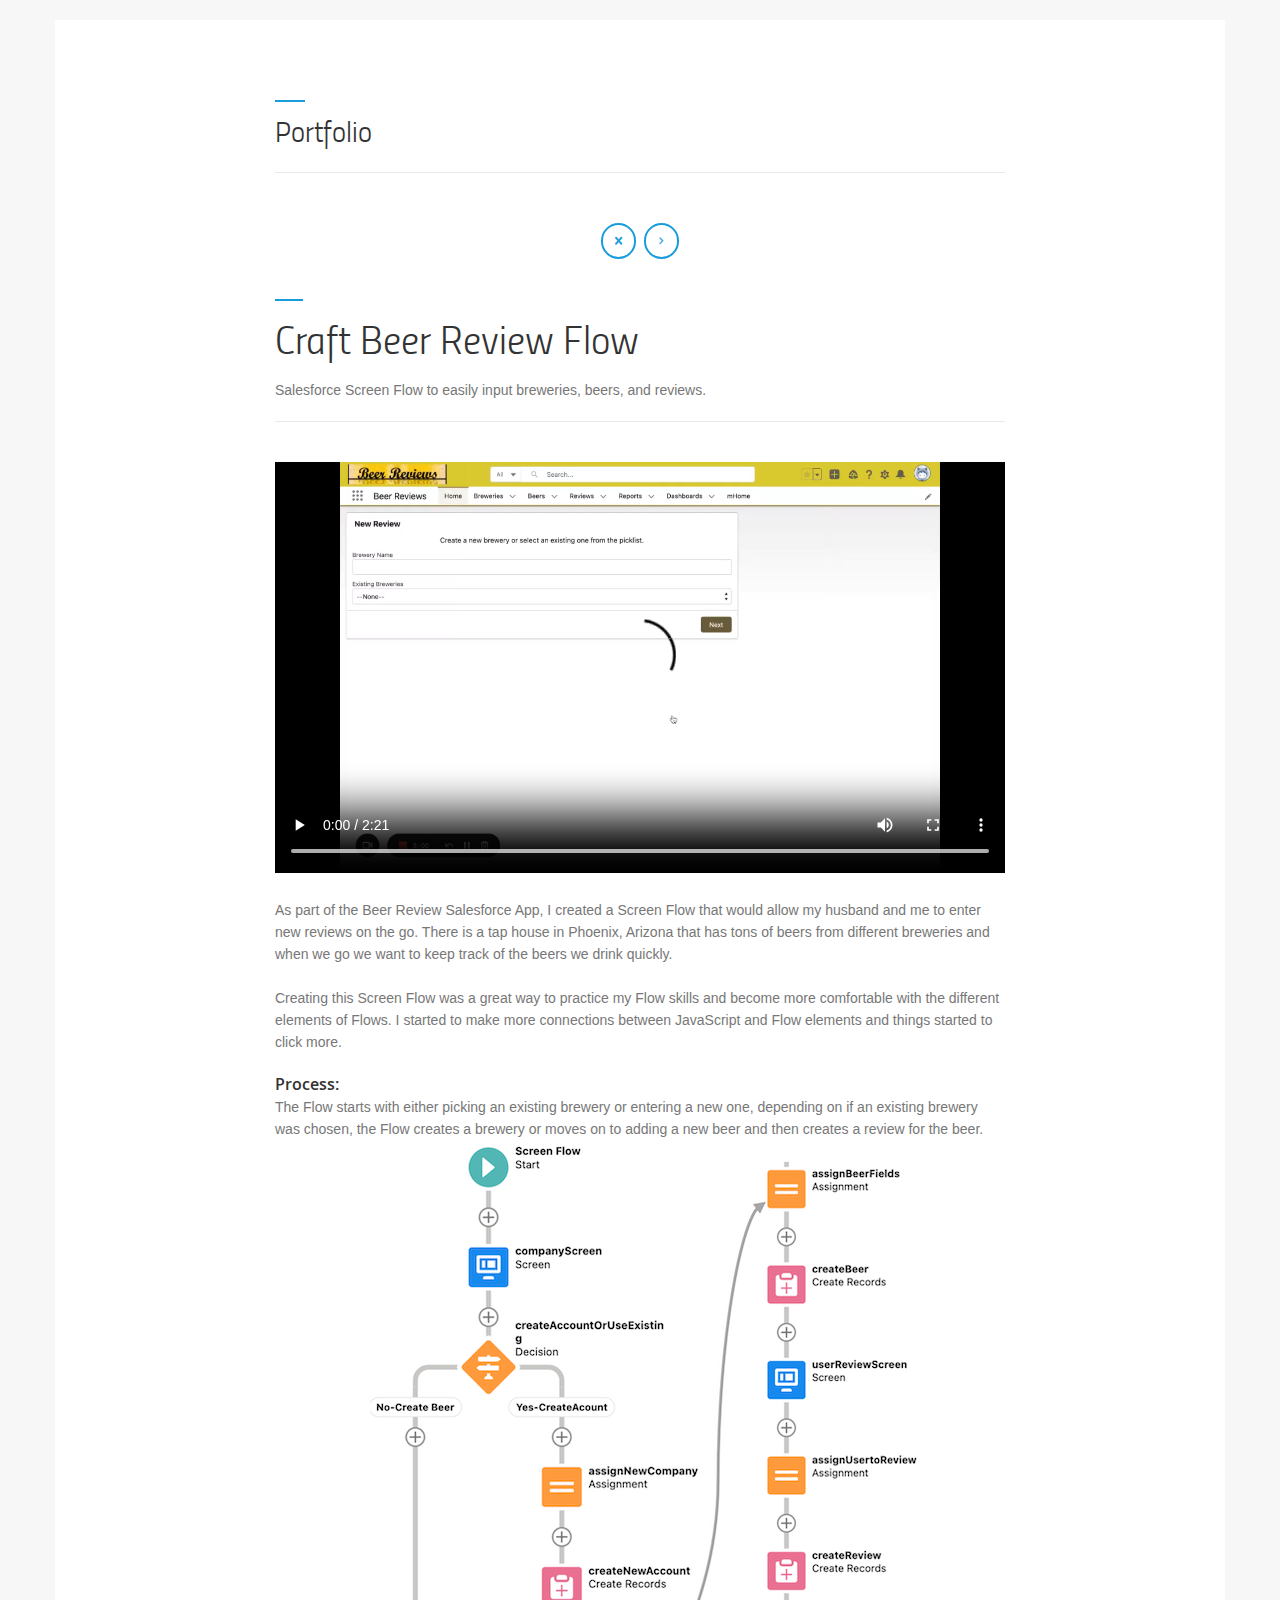
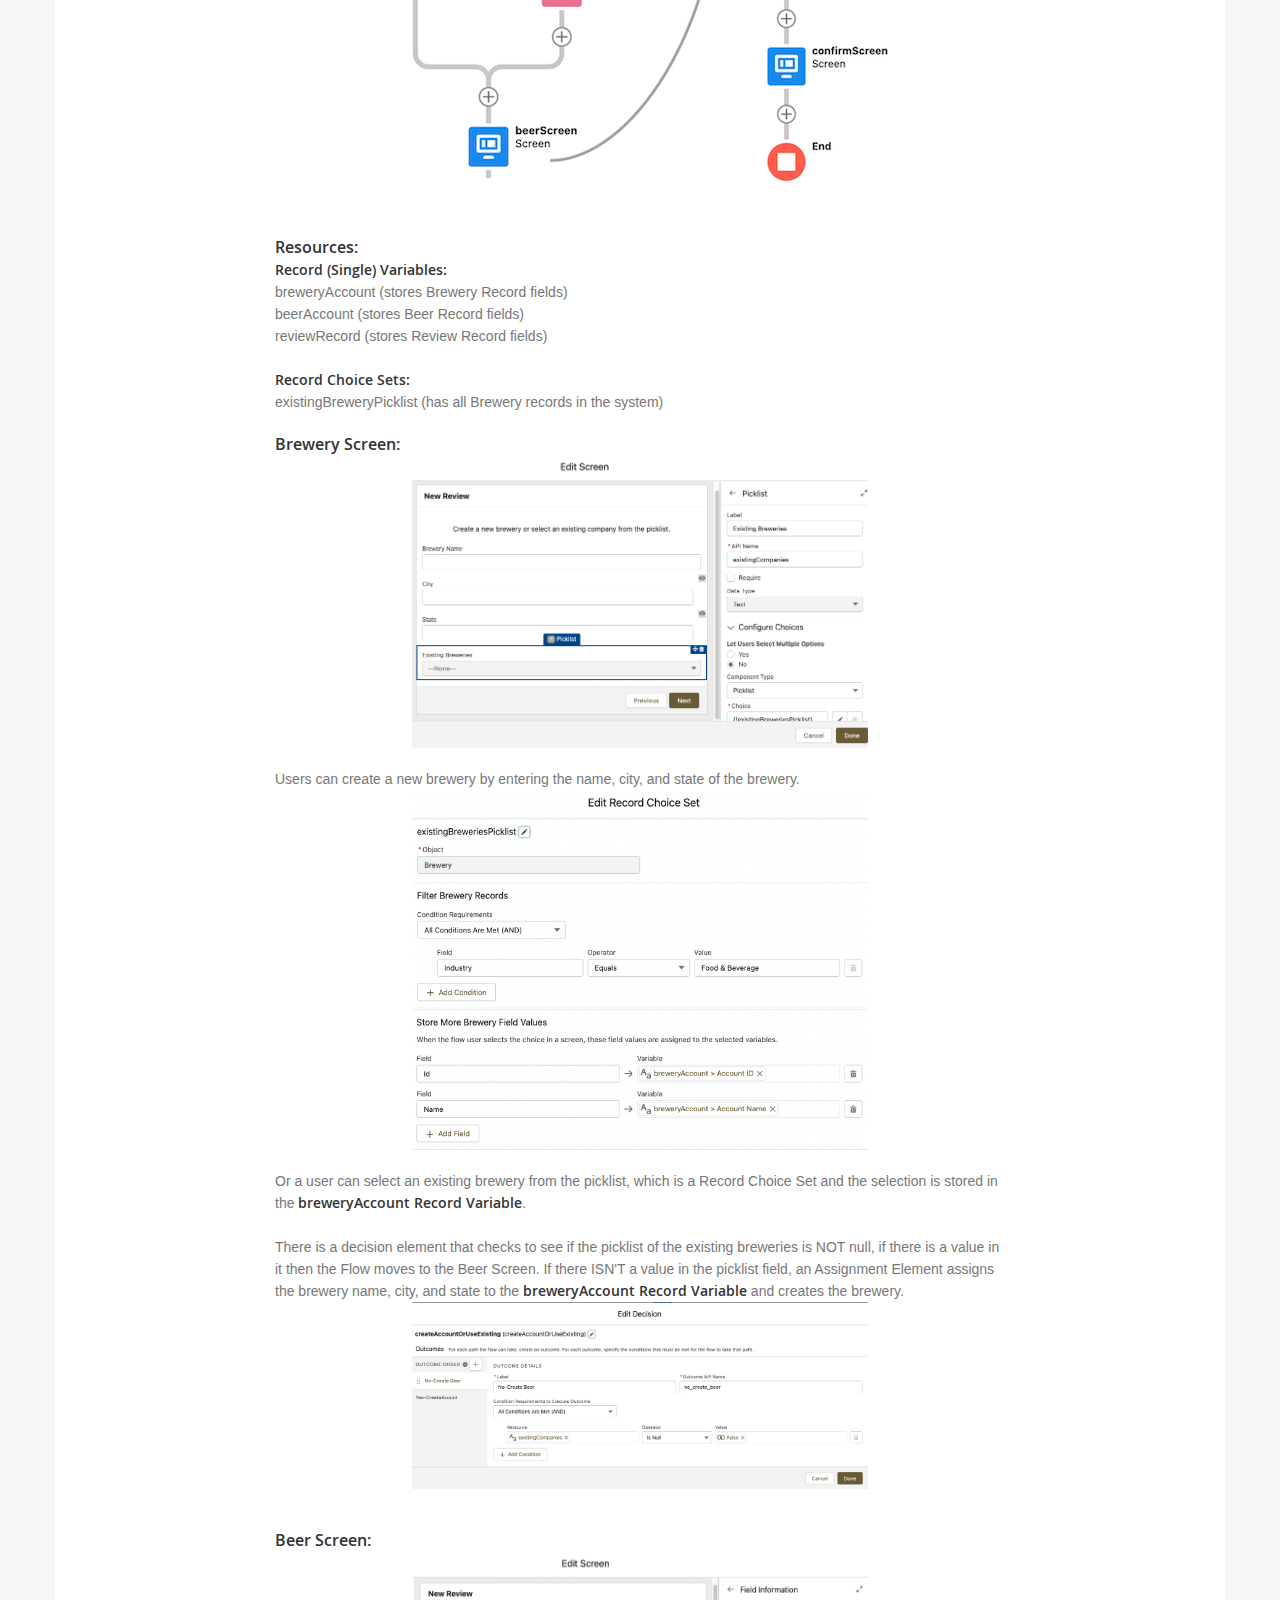
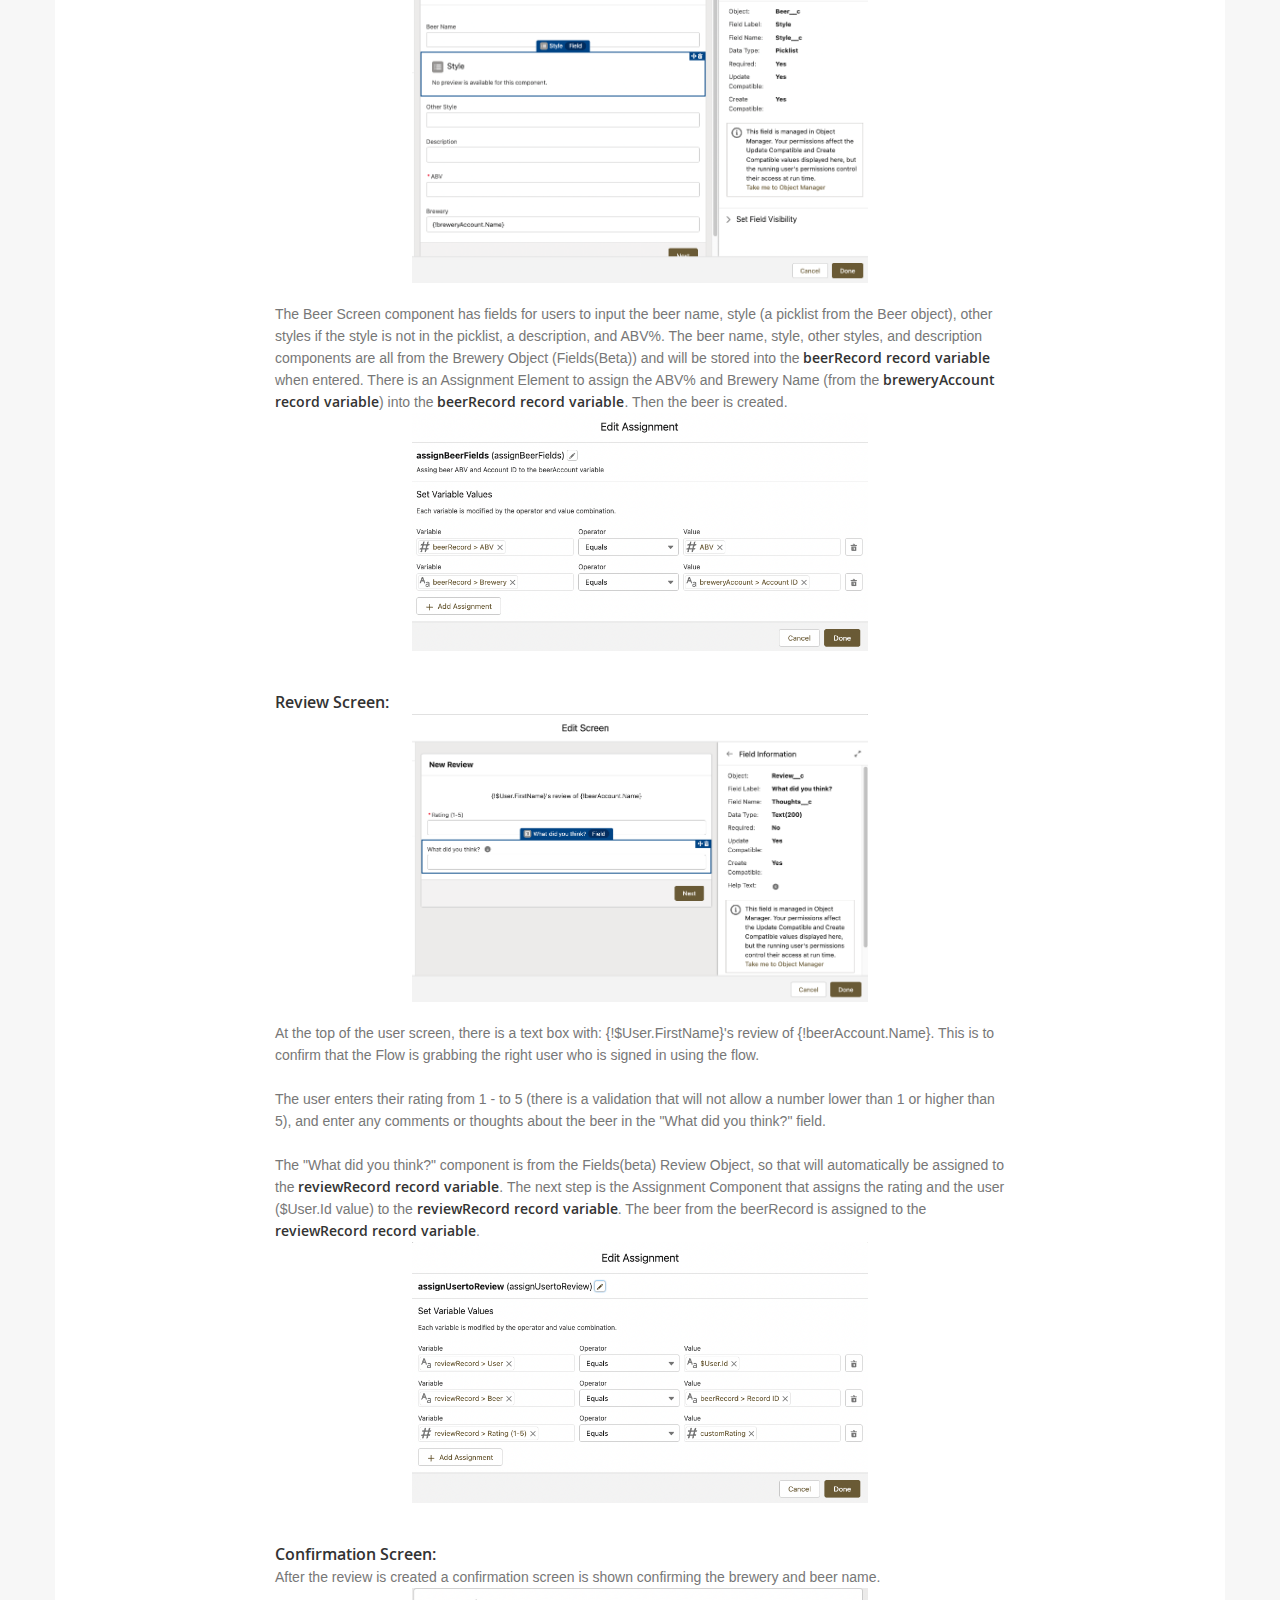
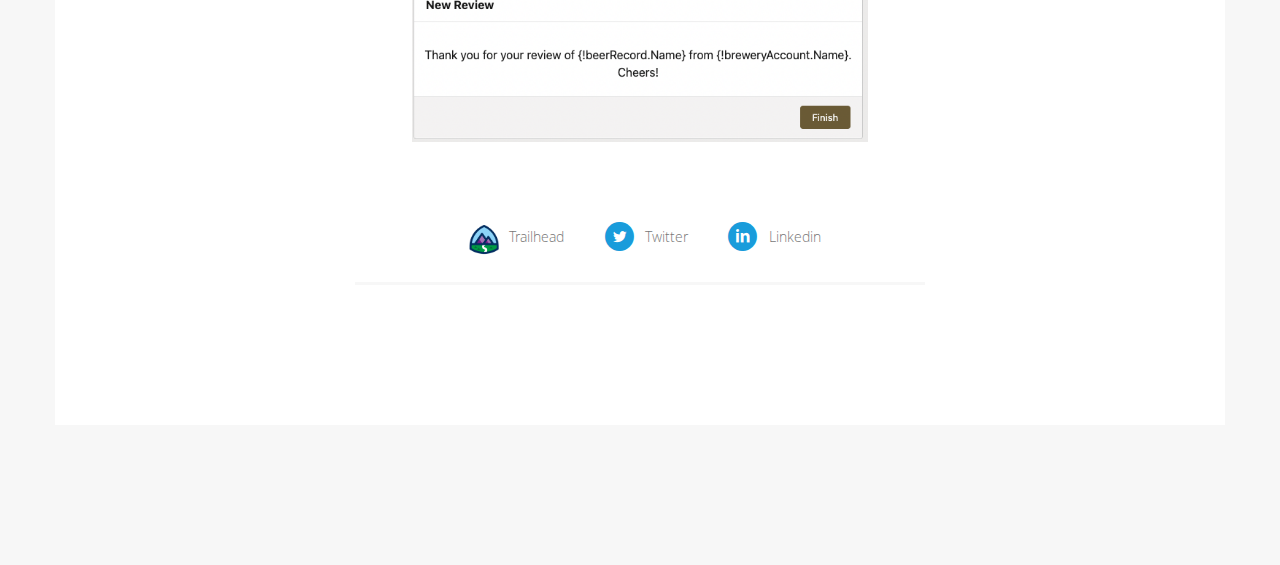
<file: beer-review-flow.html>
<!DOCTYPE html>
 
<html>
    <head>
	
	
	 <!-- Metas -->
        <meta charset="utf-8">
        <title>Christina Lytle - Salesforce Administrator</title>
		<link rel="icon" href="img/cloud-computing.png"> 
        <meta name="description" content="">
      	<meta name="viewport" content="width=device-width, initial-scale=1">
		<meta name="thumbnail" content="beer-imgs/Beer-Review-Salesforce-App.png" />
		  


		<!-- Css -->
        <link href="css/bootstrap.css" rel="stylesheet" type="text/css" media="all"/>
		<link href="css/magnific-popup.css" type="text/css" rel="stylesheet" media="all" />
		<link href="css/font.css" rel="stylesheet" type="text/css"  media="all">
		<link href="css/base.css" rel="stylesheet" type="text/css" media="all"/>
		<link href="css/main.css"  rel="stylesheet" type="text/css" media="all"/>
		<link href="css/owl-carousel/owl.carousel.css" rel="stylesheet"  media="all">
		<link href="css/owl-carousel/owl.theme.css" rel="stylesheet"  media="all">

    </head>
    <body class="bg-grey">
	
<!-- Preloader -->
<div class="loader">
		<!-- Loader inner -->
  <div class="loader-inner">
	<div class="sk-cube-grid">
	  <div class="sk-cube sk-cube1"></div>
	  <div class="sk-cube sk-cube2"></div>
	  <div class="sk-cube sk-cube3"></div>
	  <div class="sk-cube sk-cube4"></div>
	  <div class="sk-cube sk-cube5"></div>
	  <div class="sk-cube sk-cube6"></div>
	  <div class="sk-cube sk-cube7"></div>
	  <div class="sk-cube sk-cube8"></div>
	  <div class="sk-cube sk-cube9"></div>
	</div>
  </div>
<!-- End loader inner -->
</div>
<!-- End preloader-->

<!--Wrapper-->
<div id="wrapper" class="mb-80">
	
	<!--Don't remove this line-->
	<nav class="main-nav" style="display:none;"></nav>
	
		<!--Portfolio single-->
	<section id="portfolio" class=" pt-20 pb-60 ">
	
	<!--Container-->
	<div class="container bg-white pt-100 pb-100">
		
		
			<div class="row ">

			<div class="col-md-12">

									<div class="col-md-8 col-md-offset-2">
									<div class="block-title mb-30 ">
										<h2 class="title">Portfolio</h2>
									</div>
									<hr class="mb-50">
									</div>

									<!--Block content-->	
									<div class="block-content ">
										
										<div class="block-nav-work mb-60">

											<ul>
											<!-- <li><a class="but brd white" href="#"><i class="icon-left-open-mini"></i></a></li> -->
											<li><a class="but brd white" href="index.html"><i class="icon-cancel-1"></i></a></li>
											<li><a class="but brd white" href="beer-review.html"><i class="icon-right-open-mini"></i></a></li>
											</ul>
										</div>

										<div class="block-single mb-20 clearfix">
											<div class="col-md-8 col-md-offset-2">
												<h1 class="title medium mb-20" style="font-size: 40px; line-height: 1">Craft Beer Review Flow</h1>
													<p class="margBSSmall">Salesforce Screen Flow to easily input breweries, beers, and reviews.</p>
													
													<hr>
											
											</div>
										</div>
										
								
								
										<div class="block-single mb-20 clearfix">
											<div class="col-md-8 col-md-offset-2">
												
												<video controls>
													<source src="beer-imgs/beer-flow-imgs/Flow.mp4" type="video/mp4">
													
													Your browser does not support the video tag.
												  </video>
							
											</div>
										</div>
										<div class="block-single mb-20 clearfix">
											<div class="col-md-8 col-md-offset-2">
											
											<p>As part of the Beer Review Salesforce App, I created a Screen Flow that would allow my husband and me to enter new reviews on the go. 
												There is a tap house in Phoenix, Arizona that has tons of beers from different breweries and when we go we want to keep track of the beers we drink quickly. 
												<br><br>
												 Creating this Screen Flow was a great way to practice my Flow skills and become more comfortable with the different elements of Flows. I started to make more connections between
												 JavaScript and Flow elements and things started to click more.  
												  </p>
											</div>
										</div>

										<div class="block-single  mb-20 clearfix">
											
											<div class="col-md-8 col-md-offset-2">
											<h4 style="font-size: 16px;"><strong>Process:</strong></h4>
											<p>The Flow starts with either picking an existing brewery or entering a new one, depending on if an existing brewery was chosen, the Flow creates a brewery or moves on to adding a new beer 
												and then creates a review for the beer. </p>
											</div>
											<div class="block-single  mb-20 clearfix">
												<div class="col-md-8 col-md-offset-3">
												<img src="beer-imgs/beer-flow-imgs/flow.png" alt="">
												</div>
											</div>
										</div>

										<div class="block-single  mb-20 clearfix">
											
											<div class="col-md-8 col-md-offset-2">
											<h4 style="font-size: 16px;"><strong>Resources:</strong></h4>
											<p><strong>Record (Single) Variables:</strong> <br>
												breweryAccount (stores Brewery Record fields) <br>
												beerAccount (stores Beer Record fields) <br>
												reviewRecord (stores Review Record fields) <br><br>
												<strong>Record Choice Sets:</strong> <br>
												existingBreweryPicklist (has all Brewery records in the system)
											
											</p>
											</div>
										
										</div>
										
										
											
											
											<div class="block-single  mb-20 clearfix">
											
												<div class="col-md-8 col-md-offset-2">
												<h4 style="font-size: 16px;"><strong>Brewery Screen:</strong></h4>
												<div class="block-single  mb-20 clearfix">
													<div class="col-md-8 col-md-offset-2">
													<img src="beer-imgs/beer-flow-imgs/breweryScreen.png" alt="">
													</div>
												</div>
												<p>Users can create a new brewery by entering the name, city, and state of the brewery. 
													</p>
													<div class="block-single  mb-20 clearfix">
														<div class="col-md-8 col-md-offset-2">
														<img src="beer-imgs/beer-flow-imgs/recordsetuse.png" alt="">
														</div>
													</div>

												<p> Or a user can select an existing brewery from the picklist, which is a Record Choice Set and the selection is stored in the <strong>breweryAccount Record Variable</strong>. 
													<br><br>
													There is a decision element that checks to see if the picklist of the existing breweries is NOT null, if there is a value in it then the Flow moves to the Beer Screen. If there ISN'T
													 a value in the picklist field, an Assignment Element assigns the brewery name, city, 
													and state to the <strong>breweryAccount Record Variable</strong> and creates the brewery. 
													</p>
													<div class="block-single  mb-20 clearfix">
														<div class="col-md-8 col-md-offset-2">
														<img src="beer-imgs/beer-flow-imgs/decision.png" alt="">
														</div>
													</div>
												</div>
												
											</div>
											
											
											

											<div class="block-single  mb-20 clearfix">
											
												<div class="col-md-8 col-md-offset-2">
												<h4 style="font-size: 16px;"><strong>Beer Screen:</strong></h4>
												<div class="block-single  mb-20 clearfix">
													<div class="col-md-8 col-md-offset-2">
													<img src="beer-imgs/beer-flow-imgs/beerScreen.png" alt="">
													</div>
												</div>
												<p>The Beer Screen component has fields for users to input the beer name, style (a picklist from the Beer object), other styles if the style is not in the picklist, a description, and ABV%. The beer name, 
													style, other styles, and description components are all from the Brewery 
													Object (Fields(Beta)) and will be stored into the <strong>beerRecord record variable</strong> when entered. There is an Assignment Element to assign the ABV% and Brewery Name (from the <strong>breweryAccount 
														record variable</strong>) into the <strong>beerRecord record variable</strong>. Then the beer is created. 
													
												</p>
												<div class="block-single  mb-20 clearfix">
													<div class="col-md-8 col-md-offset-2">
													<img src="beer-imgs/beer-flow-imgs/beerAssignment.png" alt="">
													
													</div>
												</div>
												</div>
												
											</div>
											
											
											

											<div class="block-single  mb-20 clearfix">
											
												<div class="col-md-8 col-md-offset-2">
												<h4 style="font-size: 16px;"><strong>Review Screen:</strong></h4>
												<div class="block-single  mb-20 clearfix">
													<div class="col-md-8 col-md-offset-2">
													<img src="beer-imgs/beer-flow-imgs/reviewScreen.png" alt="">
													</div>
												</div>
												<p>At the top of the user screen, there is a text box with: {!$User.FirstName}'s review of {!beerAccount.Name}.
													This is to confirm that the Flow is grabbing the right user who is signed in using the flow. 
													<br><br>
													The user enters their rating from 1 - to 5 (there is a validation that will not allow a number lower than 1 or higher than 5), and enter any comments or thoughts about the beer in the "What did you think?" field. 
													<br><br>
													The "What did you think?" component is from the Fields(beta) Review Object, so that will automatically be assigned to the <strong>reviewRecord record variable</strong>. The next step is the Assignment Component 
													that assigns the rating and the user ($User.Id value) to the <strong>reviewRecord record variable</strong>. The beer from the beerRecord is 
													assigned to the <strong>reviewRecord record variable</strong>.  
												
												</p>
													
												</p>
												<div class="block-single  mb-20 clearfix">
													<div class="col-md-8 col-md-offset-2">
													<img src="beer-imgs/beer-flow-imgs/UserAssignment.png" alt="">
													
													</div>
												</div>
												</div>
												
											</div>

										

											<div class="block-single  mb-60 clearfix">
											
												<div class="col-md-8 col-md-offset-2">
												<h4 style="font-size: 16px;"><strong>Confirmation Screen:</strong></h4>
												<p>
													After the review is created a confirmation screen is shown confirming the brewery and beer name.
												</p>
												<div class="block-single  mb-20 clearfix">
													<div class="col-md-8 col-md-offset-2">
													<img src="beer-imgs/beer-flow-imgs/confirmationscreen.png" alt="">
													
													</div>
												</div>
													
												
												</div>
											
											</div>
											
											<div class="block-share t-center mb-40 clearfix">

														<ul class="socials round pb-20">

														<li><a href="https://trailblazer.me/id/clytle88"><img class="trailhead" src="img/trailheadlogo.png" height="50px" width="50px" alt=""><span>Trailhead</span></a></li>
														<li><a href="https://twitter.com/lytle_xina"><i class="icon-twitter-circled" style="color: #199cdb;"></i><span>Twitter</span></a></li>
														<li><a href="https://www.linkedin.com/in/christina-lytle/"><i class="icon-linkedin-circled" style="color: #199cdb;"></i><span>Linkedin</span></a></li>
														
													</ul>
													
													<hr>
											
											
												</div>
									
								
								
									</div>
									<!--End block content-->

									
									</div>
									
									
										</div>
										<!--End row-->

		</div>
		<!--End  container-->

		</section>
			<!--End portfolio single-->

</div>
<!--End wrapper-->

				
	
<!--Javascript-->	
<script src="js/jquery-1.11.3.min.js" type="text/javascript"></script>
<script src="js/bootstrap.min.js" type="text/javascript"></script>
<script src="js/owl.carousel.js" type="text/javascript"></script>
<script src="js/jquery.magnific-popup.js" type="text/javascript"></script>
<script src="js/masonry.min.js" type="text/javascript"></script>
<script src="js/jquery.smooth-scroll.js" type="text/javascript"></script>
<script src="js/jquery.appear.min.js" type="text/javascript"></script>
<script src="js/placeholders.min.js" type="text/javascript"></script>
<script src="js/easing.js" type="text/javascript"></script>
<script src="js/jquery.ui.totop.min.js" type="text/javascript"></script>
<script src="js/script.js" type="text/javascript"></script>





<script>

</script>


<!-- Google analytics -->


<!-- End google analytics -->


    </body>
</html>
</file>
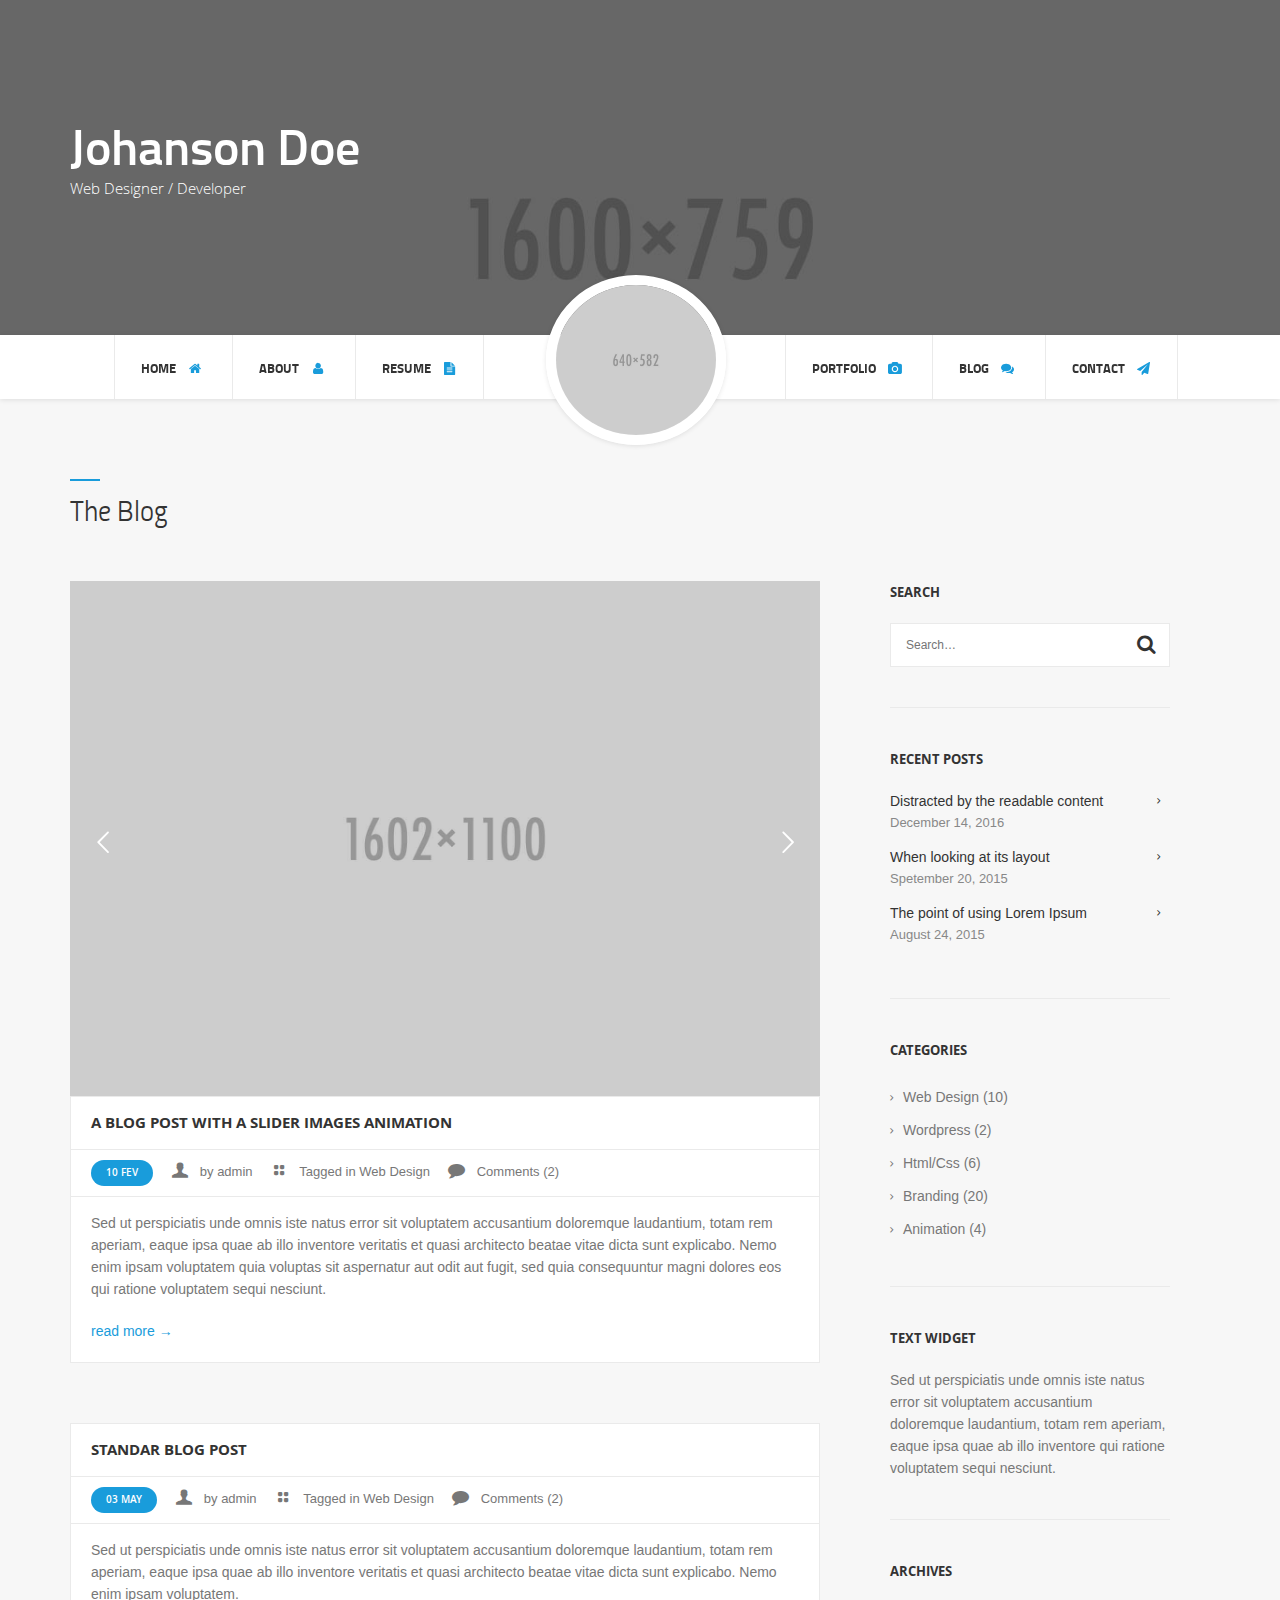
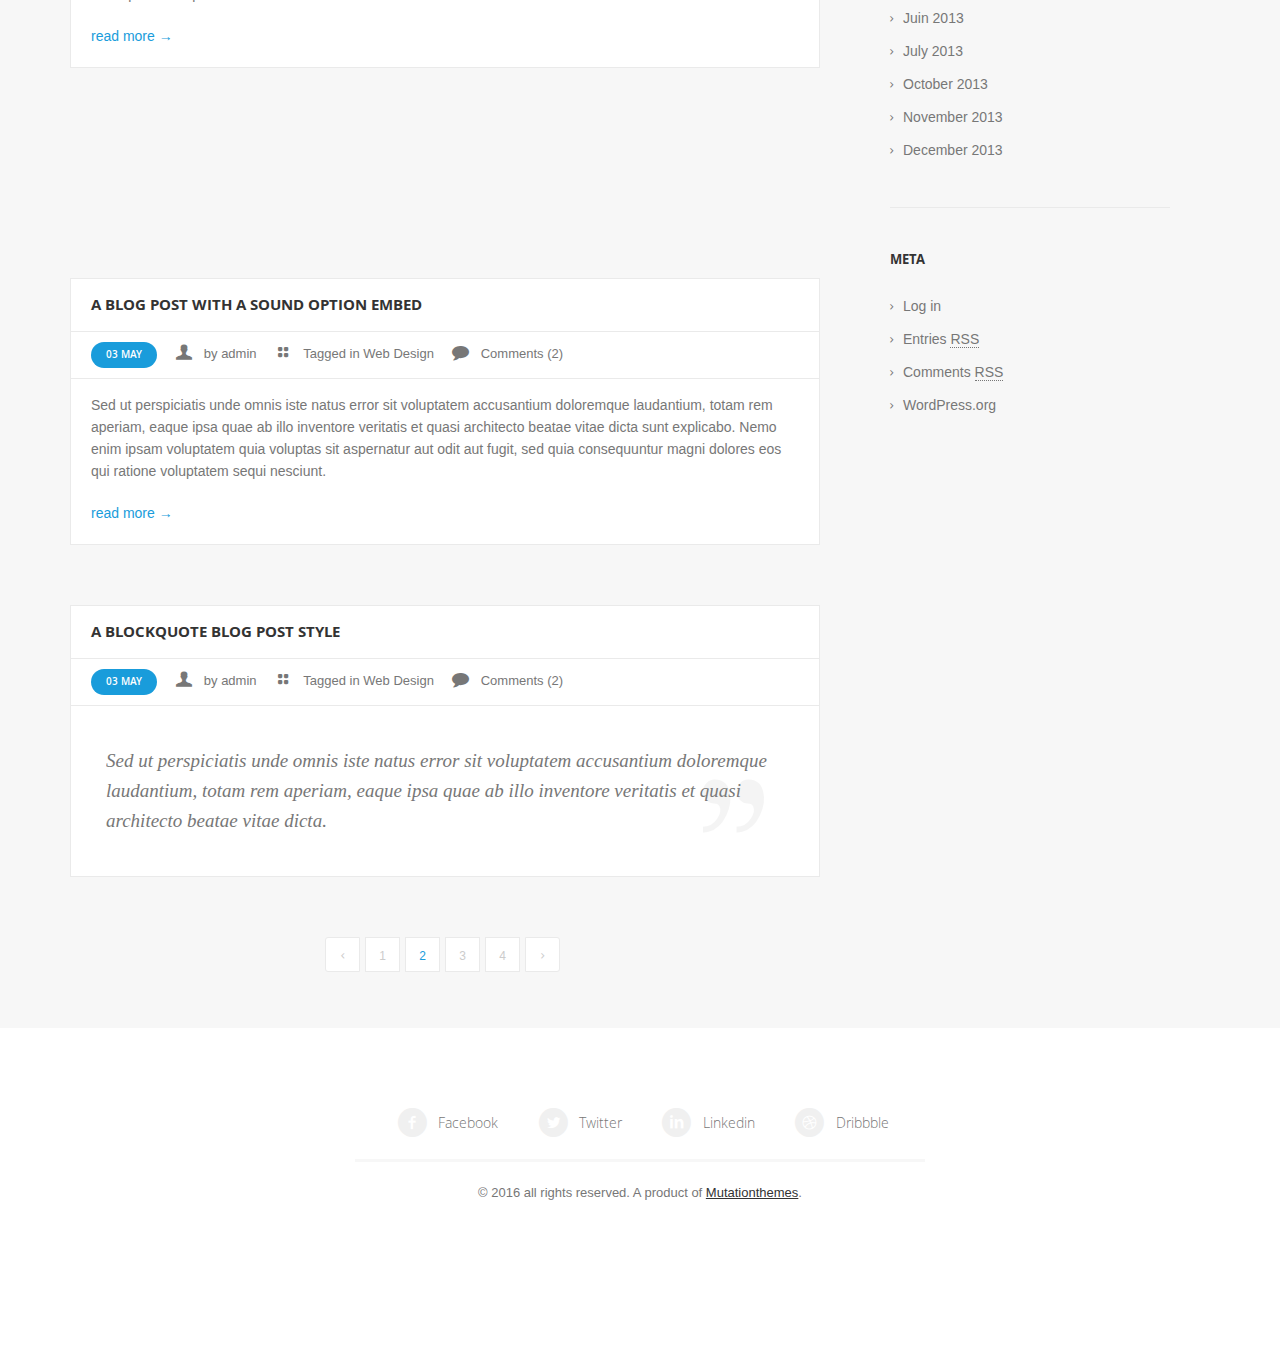
<file: blog.html>
<!DOCTYPE html>
 
<html>
    <head>
	
	
	 <!-- Metas -->
        <meta charset="utf-8">
        <title>DIFFERENCE - CV/RESUME TEMPLATE</title>
        <meta name="description" content="">
      	<meta name="viewport" content="width=device-width, initial-scale=1">


		<!-- Css -->
        <link href="css/bootstrap.css" rel="stylesheet" type="text/css" media="all"/>
		<link href="css/magnific-popup.css" type="text/css" rel="stylesheet" media="all" />
		<link href="css/font.css" rel="stylesheet" type="text/css"  media="all">
		<link href="css/base.css" rel="stylesheet" type="text/css" media="all"/>
		<link href="css/main.css"  rel="stylesheet" type="text/css" media="all"/>
		<link href="css/owl-carousel/owl.carousel.css" rel="stylesheet"  media="all">
		<link href="css/owl-carousel/owl.theme.css" rel="stylesheet"  media="all">
		

    </head>
    <body>

<!-- Preloader -->
<div class="loader">
		<!-- Loader inner -->
  <div class="loader-inner">
	<div class="sk-cube-grid">
	  <div class="sk-cube sk-cube1"></div>
	  <div class="sk-cube sk-cube2"></div>
	  <div class="sk-cube sk-cube3"></div>
	  <div class="sk-cube sk-cube4"></div>
	  <div class="sk-cube sk-cube5"></div>
	  <div class="sk-cube sk-cube6"></div>
	  <div class="sk-cube sk-cube7"></div>
	  <div class="sk-cube sk-cube8"></div>
	  <div class="sk-cube sk-cube9"></div>
	</div>
  </div>
<!-- End loader inner -->
</div>
<!-- End preloader-->

<!--Wrapper-->
<div id="wrapper">

	<!--Home section-->
	<section id="home" class="home">
		
		<!--Block content-->
		<div class="block-content ">
			
			<div class="block-teaser block-background-image large overlay" data-background="img/teaser/1.jpg">
				
					<!--Container-->
					<div class="container ">


						<!--Row-->
			            <div class="row">
				
				
							<div class="col-sm-12 ">
                            <h1 class="white ">Johanson Doe</h1>
							<h3 class="mt-20 white">Web Designer / Developer</h3>
                        </div>

						</div>
						<!--End row-->

					</div>
					<!--End container-->
	
		</div>
			</div>
			<!--End block content-->
		
	</section>
	<!--End home section-->
		
	<!--Navigation container-->
	<div class="nav-container base">
		
			<nav class="main-nav default">
				<!--Container-->
				<div class="container ">

					<!--Row-->
		            <div class="row">

			<div class="mobile-menu-holder">
			<a class="mobile-btn" href="#"><i class="icon-menu"></i></a>
			</div>

				</div>
				<!--End row-->
			</div>
			<!--End container-->

			<!--Container-->
			<div class="container ">

				<!--Row-->
	            <div class="row">
		
					<div class="col-sm-5 t-center">
						
							<ul class="menu first">
							<li><a 	class="scroll" href="index.html">Home<i class="icon-home"></i></a></li>
							<li><a  class="scroll" href="index.html#about">About<i class="icon-user"></i></a></li>
							<li><a  class="scroll" href="index.html#resume">Resume<i class="icon-doc-text-inv"></i></a></li>
							</ul>
					</div>
					
					<div class="col-sm-2 pd-0 t-center">
						<div class="img-profile">
							<img src="img/testimonial/1.jpg" alt="">
						</div>
						
						<div class="name-profile">
							<h5><a class="scroll" href="#home">Johanson Doe<span>Web Designer / Developer</span></a></h5>
						</div>
					</div>
					
					
					<div class="col-sm-5 t-center">
							<ul class="menu second">
							<li><a class="scroll" href="index.html#portfolio">Portfolio<i class="icon-camera"></i></a></li>
							<li><a  class="scroll" href="index.html#blog">Blog<i class="icon-chat"></i></a></li>
							<li><a  class="scroll" href="index.html#contact">Contact<i class="icon-paper-plane"></i></a></li>
							</ul>
					</div>
		
					</div>
					<!--End row-->
					
				</div>
				<!--End container-->
				
				</nav>
	</div>
	<!--End navigation container-->

			<!--Blog section-->
			<section id="blog" class="blog pt-100 pb-10 bg-grey">
				
				<!--Block content-->
				<div class="block-content">

								<!--Container-->
								<div class="container ">

									<!--Row-->
						            <div class="row">
											<div class="col-md-12">

											<div class="block-title mb-60">
												<h2 class="title">The Blog</h2>
											</div>
											</div>
									</div>
										<!--End row-->

											<!--Row-->
								            <div class="row">
									
									
											<div class="block-posts">
												
												<div class="col-md-8  ">


											<!--Post-->
											<div class="post mb-60">
												<!--Post media-->
												<div class="post-media">
													
													<ul id="block-slider">
															<li><img src="img/blog/2.jpg" alt=""/></li>
															<li><img src="img/blog/1.jpg" alt=""/></li>
													</ul>
												</div>
												<!--End post media-->

												<!--Post details-->
												<div class="post-details bg-white pb-20">
										<h4 class="uppercase pt-15 pb-15"><a href="blog_single.html">A blog post with a slider images animation</a></h4>

													<!--Post meta-->
													<div class="post-meta t-center pt-10 pb-10">
														<ul class="clearfix">
														<li class="date">10 Fev</li>
														<li><i class="icon-user-1"></i><span>by<a href="#"> admin</a></span></li>
														<li><i class="icon-layout"></i><span>Tagged in<a href="#"> Web Design</a></span></li>
														<li><i class="icon-comment"></i><span>Comments<a href="#"> (2)</a></span></li>
														</ul>
													</div>
													<!--End post meta-->


													<p class="pt-15 pb-20">Sed ut perspiciatis unde omnis iste natus error sit voluptatem accusantium doloremque laudantium, totam rem aperiam, eaque ipsa quae ab illo inventore veritatis et quasi architecto beatae vitae dicta sunt explicabo. Nemo enim ipsam voluptatem quia voluptas sit aspernatur aut odit aut fugit, sed quia consequuntur magni dolores eos qui ratione voluptatem sequi nesciunt.                                 </p>


													<a class="more" href="blog_single.html">read more <span>&rarr;</span> </a>


												</div>
												<!--End post details-->


											</div>
											<!--End post-->

											<!--Post-->
											<div class="post mb-60">
												
													<!--Post details-->
													<div class="post-details bg-white pb-20">
													<h4 class="uppercase pt-15 pb-15"> <a href="blog_single.html">Standar blog post</a> </h4>

														<!--Post meta-->
														<div class="post-meta t-center pt-10 pb-10">
															<ul class="clearfix">
															<li class="date">03 May</li>
															<li><i class="icon-user-1"></i><span>by<a href="#"> admin</a></span></li>
															<li><i class="icon-layout"></i><span>Tagged in<a href="#"> Web Design</a></span></li>
															<li><i class="icon-comment"></i><span>Comments<a href="#"> (2)</a></span></li>
															</ul>
														</div>
														<!--End post meta-->


														<p class="pt-15 pb-20">Sed ut perspiciatis unde omnis iste natus error sit voluptatem accusantium doloremque laudantium, totam rem aperiam, eaque ipsa quae ab illo inventore veritatis et quasi architecto beatae vitae dicta sunt explicabo. Nemo enim ipsam voluptatem.                                 </p>


														<a class="more" href="blog_single.html">read more <span>&rarr;</span> </a>

													</div>
													<!--End post details-->

											</div>
											<!--End post-->

											<!--Post-->
											<div class="post mb-60">
												<!--Post media-->
												<div class="post-media">
													<iframe  src="https://w.soundcloud.com/player/?url=https%3A//api.soundcloud.com/tracks/189331394&amp;auto_play=false&amp;hide_related=false&amp;show_comments=true&amp;show_user=true&amp;show_reposts=false&amp;visual=true"></iframe>
												</div>
												<!--End post media-->
												
													<!--Post details-->
													<div class="post-details bg-white pb-20">
													<h4 class="uppercase pt-15 pb-15"> <a href="blog_single.html">A blog post with a sound option embed</a> </h4>

														<!--Post meta-->
														<div class="post-meta t-center pt-10 pb-10">
															<ul class="clearfix">
															<li class="date">03 May</li>
															<li><i class="icon-user-1"></i><span>by<a href="#"> admin</a></span></li>
															<li><i class="icon-layout"></i><span>Tagged in<a href="#"> Web Design</a></span></li>
															<li><i class="icon-comment"></i><span>Comments<a href="#"> (2)</a></span></li>
															</ul>
														</div>
														<!--End post meta-->


														<p class="pt-15 pb-20">Sed ut perspiciatis unde omnis iste natus error sit voluptatem accusantium doloremque laudantium, totam rem aperiam, eaque ipsa quae ab illo inventore veritatis et quasi architecto beatae vitae dicta sunt explicabo. Nemo enim ipsam voluptatem quia voluptas sit aspernatur aut odit aut fugit, sed quia consequuntur magni dolores eos qui ratione voluptatem sequi nesciunt.                                 </p>


														<a class="more" href="blog_single.html">read more <span>&rarr;</span> </a>


													</div>
													<!--End post details-->

											</div>
											<!--End post-->
							
											<!--Post-->
											<div class="post mb-60">
											
													<!--Post details-->
													<div class="post-details bg-white pb-20">
													<h4 class="uppercase pt-15 pb-15"> <a href="blog_single.html">A blockquote blog post style</a> </h4>

														<!--Post meta-->
														<div class="post-meta t-center pt-10 pb-10">
															<ul class="clearfix">
															<li class="date">03 May</li>
															<li><i class="icon-user-1"></i><span>by<a href="#"> admin</a></span></li>
															<li><i class="icon-layout"></i><span>Tagged in<a href="#"> Web Design</a></span></li>
															<li><i class="icon-comment"></i><span>Comments<a href="#"> (2)</a></span></li>
															</ul>
														</div>
														<!--End post meta-->


														<div class="block-quote">
												<i class="icon-quote"></i>
											<blockquote>Sed ut perspiciatis unde omnis iste natus error sit voluptatem accusantium doloremque laudantium,
											totam rem aperiam, eaque ipsa quae ab illo
											inventore veritatis et quasi architecto beatae vitae dicta.</blockquote>
																	</div>


													</div>
													<!--End post details-->
		
											</div>
											<!--End post-->

											<div class="block-pagination t-center mb-40">


												<ul>
													<li class="prev"><a href="#"><i class="icon-left-open-mini"></i></a></li>
													<li><a href="#">1</a></li>
													<li><a href="#" class="selected">2</a></li>
													<li><a href="#">3</a></li>
													<li><a href="#">4</a></li>
													<li class="next"><a href="#"><i class="icon-right-open-mini"></i></a></li>
													</ul>


												</div>

											</div>	

											<div class="col-md-4 ">
												<div class="block-sidebar bg-grey clearfix">

														<div class="blog-widget">
															<h6 class="mb-20">Search</h6>
														<form class="search-form" action="#">
												        <input type="text" title="Search for:" name="s" value="" placeholder="Search…">
												        <input type="submit" value="">
													<i class="icon-search"></i>
												      </form>
														</div>


															<div class="blog-widget">
																<h6 class="mb-20">Recent Posts</h6>

																<ul class="latest-post dark">
																<li><a href="#">Distracted by the readable content 
																	<i class="icon-right-open-mini"></i>
																</a>
																<span>December 14, 2016</span></li>
																<li><a href="#">When looking at its layout 
																	<i class="icon-right-open-mini"></i>
																</a>
																<span>Spetember 20, 2015</span></li>
																<li><a href="#">The point of using Lorem Ipsum
																	<i class="icon-right-open-mini"></i>
																</a>
																<span>August 24, 2015</span></li>
															</ul>


															</div>

																<div class="blog-widget">
																	<h6 class="mb-20">Categories</h6>

																		<ul class="list">

																			<li><a href="#">Web Design (10)</a></li>
																			<li><a href="#">Wordpress (2)</a></li>
																			<li><a href="#">Html/Css (6)</a></li>
																			<li><a href="#">Branding (20)</a></li>
																			<li><a href="#">Animation (4)</a></li>
																		</ul>


																</div>

																<div class="blog-widget">
																	<h6 class="mb-20">Text widget</h6>

																<p>Sed ut perspiciatis unde omnis iste natus error sit voluptatem accusantium 
																	doloremque laudantium, totam rem aperiam, eaque ipsa quae ab illo inventore
																	  qui ratione voluptatem sequi nesciunt. </p>


																</div>

																		<div class="blog-widget">
																			<h6 class="mb-20">Archives</h6>

																				<ul class="list">
																				<li><a href="#">Juin 2013</a></li>
																				<li><a href="#">July 2013</a></li>
																				<li><a href="#">October 2013</a></li>
																				<li><a href="#">November 2013</a></li>
																				<li><a href="#">December 2013</a></li>
																			</ul>


																		</div>

																		<div class="blog-widget">
																			<h6 class="mb-20">Meta</h6>

																				<ul class="list">
																				<li><a href="#">Log in</a></li>
																				<li><a href="#">Entries <abbr title="">RSS</abbr></a></li>
																				<li><a href="#">Comments <abbr title="">RSS</abbr></a></li>
																				<li><a href="#">WordPress.org</a></li>						
																				</ul>


																		</div>

													</div>
											</div>
	
											</div>
											
											</div>
												<!--End row-->

									</div>
									<!--End container-->

						</div>
						<!--End block content-->
				

			</section>
			<!--End blog section-->
			
			
			<!--Footer-->
			<footer class="footer t-center pt-80 pb-80">
				
						<!--Container-->
						<div class="container">

							<!--Row-->
							<div class="row">
						
						<div class="col-md-12">
				
				<ul class="socials round pb-20">
					
						<li><a href="#"><i class="icon-facebook-circled"></i><span>Facebook</span></a></li>
						<li><a href="#"><i class="icon-twitter-circled"></i><span>Twitter</span></a></li>
						<li><a href="#"><i class="icon-linkedin-circled"></i><span>Linkedin</span></a></li>
						<li><a href="#"><i class="icon-dribbble-circled"></i><span>Dribbble</span></a></li>
			</ul>
			
			<hr>
			
			<p class="pt-20">&copy; 2016 all rights reserved. A product of <a href="http://www.mutationmedia.net" target="_blank">Mutationthemes</a>.</p>
			
			
			</div>
			
				</div>
				<!--End row-->

			</div>
			<!--End container-->
				
				
			</footer>
			<!--End footer-->
		
</div>
<!--End wrapper-->

				
	
<!--Javascript-->	
<script src="js/jquery-1.11.3.min.js" type="text/javascript"></script>
<script src="js/bootstrap.min.js" type="text/javascript"></script>
<script src="js/owl.carousel.js" type="text/javascript"></script>
<script src="js/jquery.magnific-popup.js" type="text/javascript"></script>
<script src="js/masonry.min.js" type="text/javascript"></script>
<script src="js/jquery.smooth-scroll.js" type="text/javascript"></script>
<script src="js/jquery.appear.min.js" type="text/javascript"></script>
<script src="js/placeholders.min.js" type="text/javascript"></script>
<script src="js/easing.js" type="text/javascript"></script>
<script src="js/jquery.ui.totop.min.js" type="text/javascript"></script>
<script src="js/script.js" type="text/javascript"></script>


<!-- Google analytics -->


<!-- End google analytics -->


    </body>
</html>
</file>
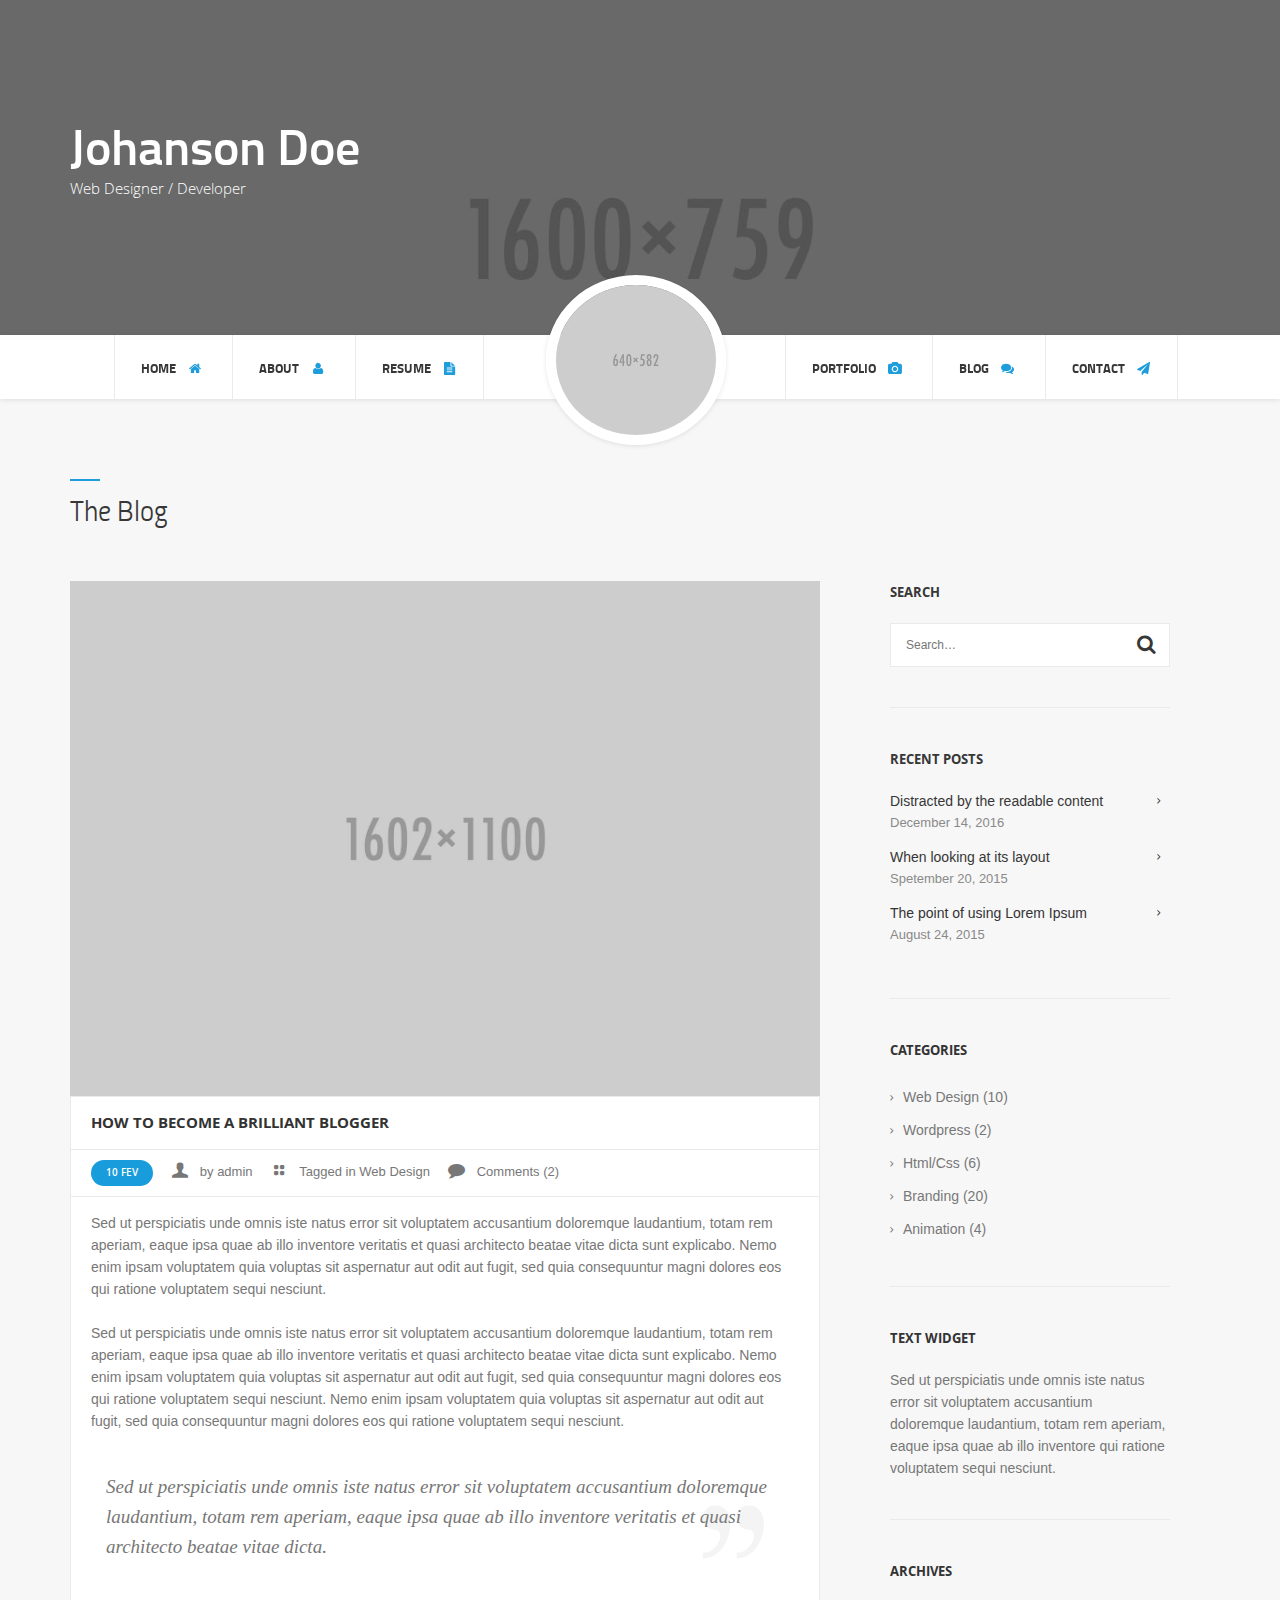
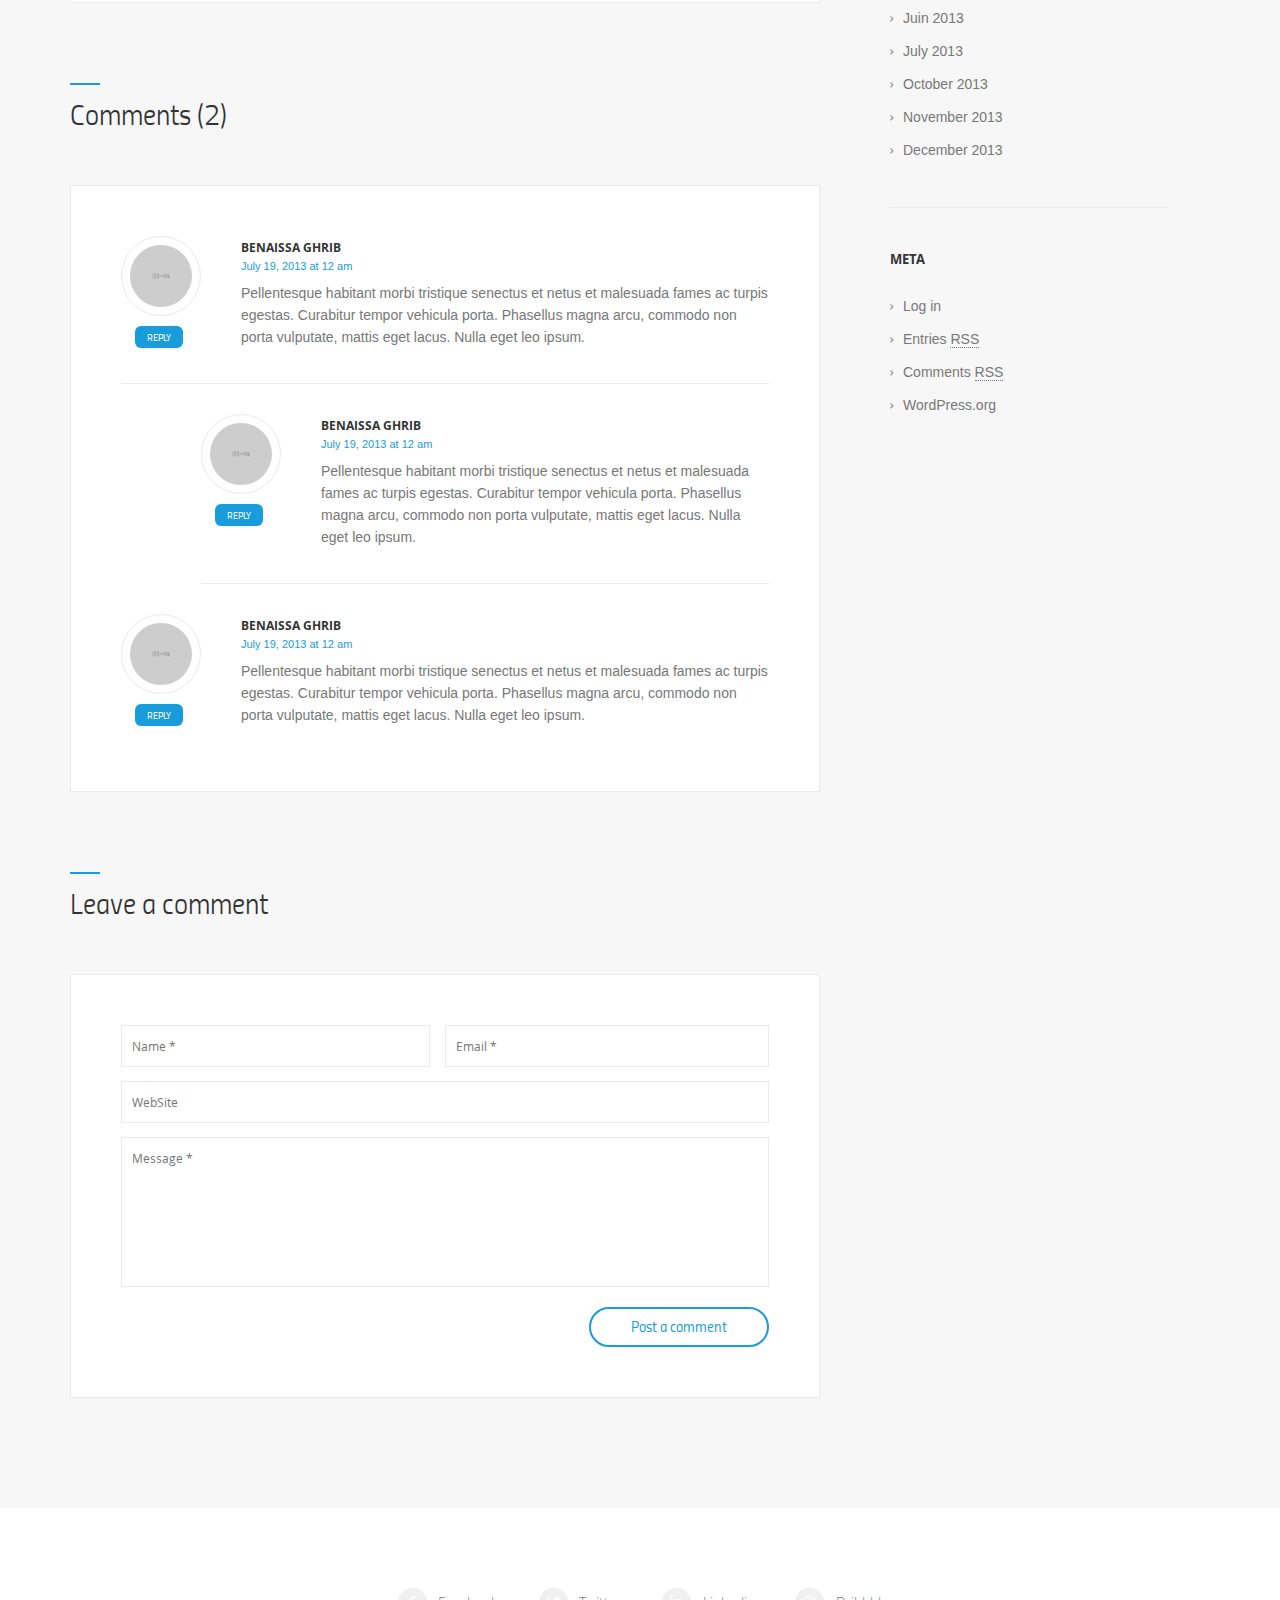
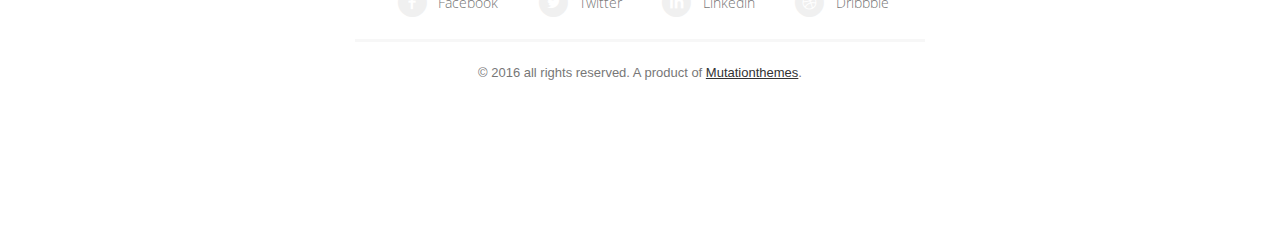
<file: blog_single.html>
<!DOCTYPE html>

<html> 
    <head>
	
	
	 <!-- Metas -->
        <meta charset="utf-8">
        <title>DIFFERENCE - CV/RESUME TEMPLATE</title>
        <meta name="description" content="">
      	<meta name="viewport" content="width=device-width, initial-scale=1">


		<!-- Css -->
        <link href="css/bootstrap.css" rel="stylesheet" type="text/css" media="all"/>
		<link href="css/magnific-popup.css" type="text/css" rel="stylesheet" media="all" />
		<link href="css/font.css" rel="stylesheet" type="text/css"  media="all">
		<link href="css/base.css" rel="stylesheet" type="text/css" media="all"/>
		<link href="css/main.css"  rel="stylesheet" type="text/css" media="all"/>
		<link href="css/owl-carousel/owl.carousel.css" rel="stylesheet"  media="all">
		<link href="css/owl-carousel/owl.theme.css" rel="stylesheet"  media="all">
		
		
    </head>
    <body>
	

<!-- Preloader -->
<div class="loader">
		<!-- Loader inner -->
  <div class="loader-inner">
	<div class="sk-cube-grid">
	  <div class="sk-cube sk-cube1"></div>
	  <div class="sk-cube sk-cube2"></div>
	  <div class="sk-cube sk-cube3"></div>
	  <div class="sk-cube sk-cube4"></div>
	  <div class="sk-cube sk-cube5"></div>
	  <div class="sk-cube sk-cube6"></div>
	  <div class="sk-cube sk-cube7"></div>
	  <div class="sk-cube sk-cube8"></div>
	  <div class="sk-cube sk-cube9"></div>
	</div>
  </div>
<!-- End loader inner -->
</div>
<!-- End preloader-->

<!--Wrapper-->
<div id="wrapper">

	<!--Home section-->
	<section id="home" class="home">
		
		<!--Block content-->
		<div class="block-content ">
			
			<div class="block-teaser block-background-image large overlay" data-background="img/teaser/1.jpg">
				
					<!--Container-->
					<div class="container ">


						<!--Row-->
			            <div class="row">
				
				
							<div class="col-sm-12 ">
                            <h1 class="white ">Johanson Doe</h1>
							<h3 class="mt-20 white">Web Designer / Developer</h3>
                        </div>

						</div>
						<!--End row-->

					</div>
					<!--End container-->
	
		</div>
			</div>
			<!--End block content-->
		
	</section>
	<!--End home section-->
	
	
	<!--Navigation container-->
	<div class="nav-container base">
		
			<nav class="main-nav default">
		
				<!--Container-->
				<div class="container ">

					<!--Row-->
		            <div class="row">

			<div class="mobile-menu-holder">
			<a class="mobile-btn" href="#"><i class="icon-menu"></i></a>
			</div>

				</div>
				<!--End row-->
			</div>
			<!--End container-->
		
		
			<!--Container-->
			<div class="container ">

				<!--Row-->
	            <div class="row">
		
					<div class="col-sm-5 t-center">
						
							<ul class="menu first">
							<li><a 	href="index.html">Home<i class="icon-home"></i></a></li>
							<li><a  href="index.html#about">About<i class="icon-user"></i></a></li>
							<li><a  href="index.html#resume">Resume<i class="icon-doc-text-inv"></i></a></li>
							</ul>
					</div>
					
					<div class="col-sm-2 pd-0 t-center">
						<div class="img-profile">
							<img src="img/testimonial/1.jpg" alt="">
						</div>
						
						<div class="name-profile">
							<h5><a class="scroll" href="#home">Johanson Doe<span>Web Designer / Developer</span></a></h5>
						</div>
					</div>
					
					
					<div class="col-sm-5 t-center">
							<ul class="menu second">
							<li><a  href="index.html#portfolio">Portfolio<i class="icon-camera"></i></a></li>
							<li><a  href="blog.html">Blog<i class="icon-chat"></i></a></li>
							<li><a  href="index.html#contact">Contact<i class="icon-paper-plane"></i></a></li>
							</ul>
					</div>
		
					</div>
					<!--End row-->
					
				</div>
				<!--End container-->
				
				</nav>
	</div>
	<!--End navigation container-->

			<!--Blog section-->
			<section id="blog" class="blog pt-100 pb-10 bg-grey">
				
				<!--Block content-->
				<div class="block-content">

								<!--Container-->
								<div class="container ">
									<!--Row-->
						            <div class="row">
											<div class="col-md-12">

											<div class="block-title mb-60">
												<h2 class="title">The Blog</h2>
											</div>
											</div>
									</div>
										<!--End row-->

											<!--Row-->
								            <div class="row">
									
									
											<div class="block-posts">
												
												<div class="col-md-8  ">

											<!--Post-->
											<div class="post mb-60">
												<!--Post media-->
												<div class="post-media">
												<img src="img/blog/1.jpg" alt=""/>
												</div>
												<!--End post media-->

												<!--Post details-->
												<div class="post-details bg-white pb-20">
											<h4 class="uppercase pt-15 pb-15">How to become a brilliant blogger</h4>

													<!--Post meta-->
													<div class="post-meta t-center pt-10 pb-10">
														<ul class="clearfix">
														<li class="date">10 Fev</li>
														<li><i class="icon-user-1"></i><span>by<a href="#"> admin</a></span></li>
														<li><i class="icon-layout"></i><span>Tagged in<a href="#"> Web Design</a></span></li>
														<li><i class="icon-comment"></i><span>Comments<a href="#"> (2)</a></span></li>
														</ul>
													</div>
													<!--End post meta-->


													<p class="pt-15">Sed ut perspiciatis unde omnis iste natus error sit voluptatem accusantium doloremque laudantium, totam rem aperiam, eaque ipsa quae ab illo inventore veritatis et quasi architecto beatae vitae dicta sunt explicabo. Nemo enim ipsam voluptatem quia voluptas sit aspernatur aut odit aut fugit, sed quia consequuntur magni dolores eos qui ratione voluptatem sequi nesciunt. 
														
														<br><br>
														Sed ut perspiciatis unde omnis iste natus error sit voluptatem accusantium doloremque laudantium, totam rem aperiam, eaque ipsa quae ab illo inventore veritatis et quasi architecto beatae vitae dicta sunt explicabo. Nemo enim ipsam voluptatem quia voluptas sit aspernatur aut odit aut fugit, sed quia consequuntur magni dolores eos qui ratione voluptatem sequi nesciunt. Nemo enim ipsam voluptatem quia voluptas sit aspernatur aut odit aut fugit, sed quia consequuntur magni dolores eos qui ratione voluptatem sequi nesciunt. 
														                                </p>
													
													
													
													
														<div class="block-quote ">
												<i class="icon-quote"></i>
											<blockquote>Sed ut perspiciatis unde omnis iste natus error sit voluptatem accusantium doloremque laudantium,
											totam rem aperiam, eaque ipsa quae ab illo
											inventore veritatis et quasi architecto beatae vitae dicta.</blockquote>
																	</div>

												</div>
												<!--End post details-->


											</div>
											<!--End post-->

											<!--Block comment-->
											<div class="block-comment mt-100 mb-100">

													<div class="block-title mb-60">
														<h2 class="title">Comments<span class="cm-count"> (2)</span></h2>
													</div>
													
													
														<ul class="comments bg-white clearfix">
																<li>
																<div class="comment"> 

																<div class="author-img">
																	<img alt="" src="img/comment/1.jpg">
																		<div class="reply-btn">
																		<a href="#replyForm" class="link">
																		Reply</a></div>

																</div>  
																<div class="comment-content">
																	<div class="comments-info">
																		<div class="author"><a href="#">Benaissa Ghrib</a></div>
																		<div class="date"><a href="#">July 19, 2013 at 12 am</a></div>
																	</div>
																	<p class="expert">Pellentesque habitant morbi tristique senectus 
																	et netus et malesuada fames ac turpis egestas. Curabitur tempor
																	 vehicula porta. Phasellus magna arcu, commodo non porta vulputate,
																	 mattis eget lacus. Nulla eget leo ipsum.</p>
																													</div>


																		</div>

																</li>

																<li class="replys children">
																		<div class="comment children">
																		<div class="author-img">
																			<img alt="" src="img/comment/2.jpg">

																				<div class="reply-btn">
																				<a href="#replyForm" class="link">
																				Reply</a></div>

																		</div> 


																<div class="comment-content">
																<div class="comments-info">
																<div class="author"><a href="#">Benaissa Ghrib</a></div>
																<div class="date"><a href="#">July 19, 2013 at 12 am</a></div>
																</div>
																<p class="expert">Pellentesque habitant morbi tristique senectus et netus et malesuada fames
																ac turpis egestas. Curabitur tempor vehicula porta.
																Phasellus magna arcu, commodo non porta vulputate, mattis eget lacus. Nulla eget leo ipsum.</p>
																</div>


																</div>
																</li>


																<li>
																	<div class="comment"> 

																<div class="author-img">
																<img src="img/comment/3.jpg" alt="">

																	<div class="reply-btn">
																	<a href="#replyForm" class="link">
																	Reply</a></div>

																</div>  
																<div class="comment-content">
																<div class="comments-info">
																	<div class="author"><a href="#">Benaissa Ghrib</a></div>
																	<div class="date"><a href="#">July 19, 2013 at 12 am</a></div>
																</div>
																<p class="expert">Pellentesque habitant morbi tristique senectus 
																et netus et malesuada fames ac turpis egestas. Curabitur tempor
																 vehicula porta. Phasellus magna arcu, commodo non porta vulputate,
																 mattis eget lacus. Nulla eget leo ipsum.</p>
																												</div>


																	</div>
																</li>


														</ul>

												</div>
												<!--End block comment-->

												
											<!--Block reply-->
											<div class="block-reply mt-100 mb-100">

													<div class="block-title mb-60">
														<h2 class="title">Leave a comment</h2>
													</div>

													<form action="#" class="reply-form bg-white clearfix">

													<!--Input columns-->
													<div class="input-columns clearfix">

													<div class="column1">
														<div class="column-inner">
													<input type="text" name="name" id="name" value="" placeholder="Name *">
													</div>
													</div>

													<!--Column-->
													<div class="column2">
														<div class="column-inner">
													<input type="text" name="email" id="email" value="" placeholder="Email *">
													</div>
													</div>
													<!--End column-->

													</div>
													<!--End input columns-->

													<input type="text" name="website" id="website" value="" placeholder="WebSite">
													<textarea rows="10" cols="45" id="message" placeholder="Message *" name="message"></textarea>
													<input type="submit" class="but opc brd  white submit" value="Post a comment">
													</form>

												</div>
												<!--End block reply-->
																			

											</div>	
											
																						
											<div class="col-md-4 ">
												<div class="block-sidebar bg-grey clearfix">

														<div class="blog-widget">
															<h6 class="mb-20">Search</h6>
														<form class="search-form" action="#">
												        <input type="text" title="Search for:" name="s" value="" placeholder="Search…">
												        <input type="submit" value="">
													<i class="icon-search"></i>
												      </form>
														</div>


															<div class="blog-widget">
																<h6 class="mb-20">Recent Posts</h6>

																<ul class="latest-post dark">
																<li><a href="#">Distracted by the readable content 
																	<i class="icon-right-open-mini"></i>
																</a>
																<span>December 14, 2016</span></li>
																<li><a href="#">When looking at its layout 
																	<i class="icon-right-open-mini"></i>
																</a>
																<span>Spetember 20, 2015</span></li>
																<li><a href="#">The point of using Lorem Ipsum
																	<i class="icon-right-open-mini"></i>
																</a>
																<span>August 24, 2015</span></li>
															</ul>


															</div>


																<div class="blog-widget">
																	<h6 class="mb-20">Categories</h6>

																		<ul class="list">

																			<li><a href="#">Web Design (10)</a></li>
																			<li><a href="#">Wordpress (2)</a></li>
																			<li><a href="#">Html/Css (6)</a></li>
																			<li><a href="#">Branding (20)</a></li>
																			<li><a href="#">Animation (4)</a></li>
																		</ul>


																</div>

																<div class="blog-widget">
																	<h6 class="mb-20">Text widget</h6>

																<p>Sed ut perspiciatis unde omnis iste natus error sit voluptatem accusantium 
																	doloremque laudantium, totam rem aperiam, eaque ipsa quae ab illo inventore
																	  qui ratione voluptatem sequi nesciunt. </p>


																</div>

																		<div class="blog-widget">
																			<h6 class="mb-20">Archives</h6>

																				<ul class="list">
																				<li><a href="#">Juin 2013</a></li>
																				<li><a href="#">July 2013</a></li>
																				<li><a href="#">October 2013</a></li>
																				<li><a href="#">November 2013</a></li>
																				<li><a href="#">December 2013</a></li>
																			</ul>


																		</div>

																		<div class="blog-widget">
																			<h6 class="mb-20">Meta</h6>

																				<ul class="list">
																				<li><a href="#">Log in</a></li>
																				<li><a href="#">Entries <abbr title="">RSS</abbr></a></li>
																				<li><a href="#">Comments <abbr title="">RSS</abbr></a></li>
																				<li><a href="#">WordPress.org</a></li>						
																				</ul>


																		</div>

													</div>
											</div>

											</div>

											</div>
												<!--End row-->


									</div>
									<!--End container-->

						</div>
						<!--End block content-->
				

			</section>
			<!--End blog section-->

			<!--Footer-->
			<footer class="footer t-center pt-80 pb-80">
				
						<!--Container-->
						<div class="container">

							<!--Row-->
							<div class="row">
						
						<div class="col-md-12">
				
				<ul class="socials round pb-20">
					
						<li><a href="#"><i class="icon-facebook-circled"></i><span>Facebook</span></a></li>
						<li><a href="#"><i class="icon-twitter-circled"></i><span>Twitter</span></a></li>
						<li><a href="#"><i class="icon-linkedin-circled"></i><span>Linkedin</span></a></li>
						<li><a href="#"><i class="icon-dribbble-circled"></i><span>Dribbble</span></a></li>
			</ul>
			
			<hr>
			
			<p class="pt-20">&copy; 2016 all rights reserved. A product of <a href="http://www.mutationmedia.net" target="_blank">Mutationthemes</a>.</p>
			
			
			
			</div>
			
				</div>
				<!--End row-->

			</div>
			<!--End container-->
				
				
			</footer>
			<!--End footer-->

</div>
<!--End wrapper-->

				
	
<!--Javascript-->	
<script src="js/jquery-1.11.3.min.js" type="text/javascript"></script>
<script src="js/bootstrap.min.js" type="text/javascript"></script>
<script src="js/owl.carousel.js" type="text/javascript"></script>
<script src="js/jquery.magnific-popup.js" type="text/javascript"></script>
<script src="js/masonry.min.js" type="text/javascript"></script>
<script src="js/jquery.smooth-scroll.js" type="text/javascript"></script>
<script src="js/jquery.appear.min.js" type="text/javascript"></script>
<script src="js/placeholders.min.js" type="text/javascript"></script>
<script src="js/easing.js" type="text/javascript"></script>
<script src="js/jquery.ui.totop.min.js" type="text/javascript"></script>
<script src="js/script.js" type="text/javascript"></script>

<!-- Google analytics -->


<!-- End google analytics -->


    </body>
</html>
</file>
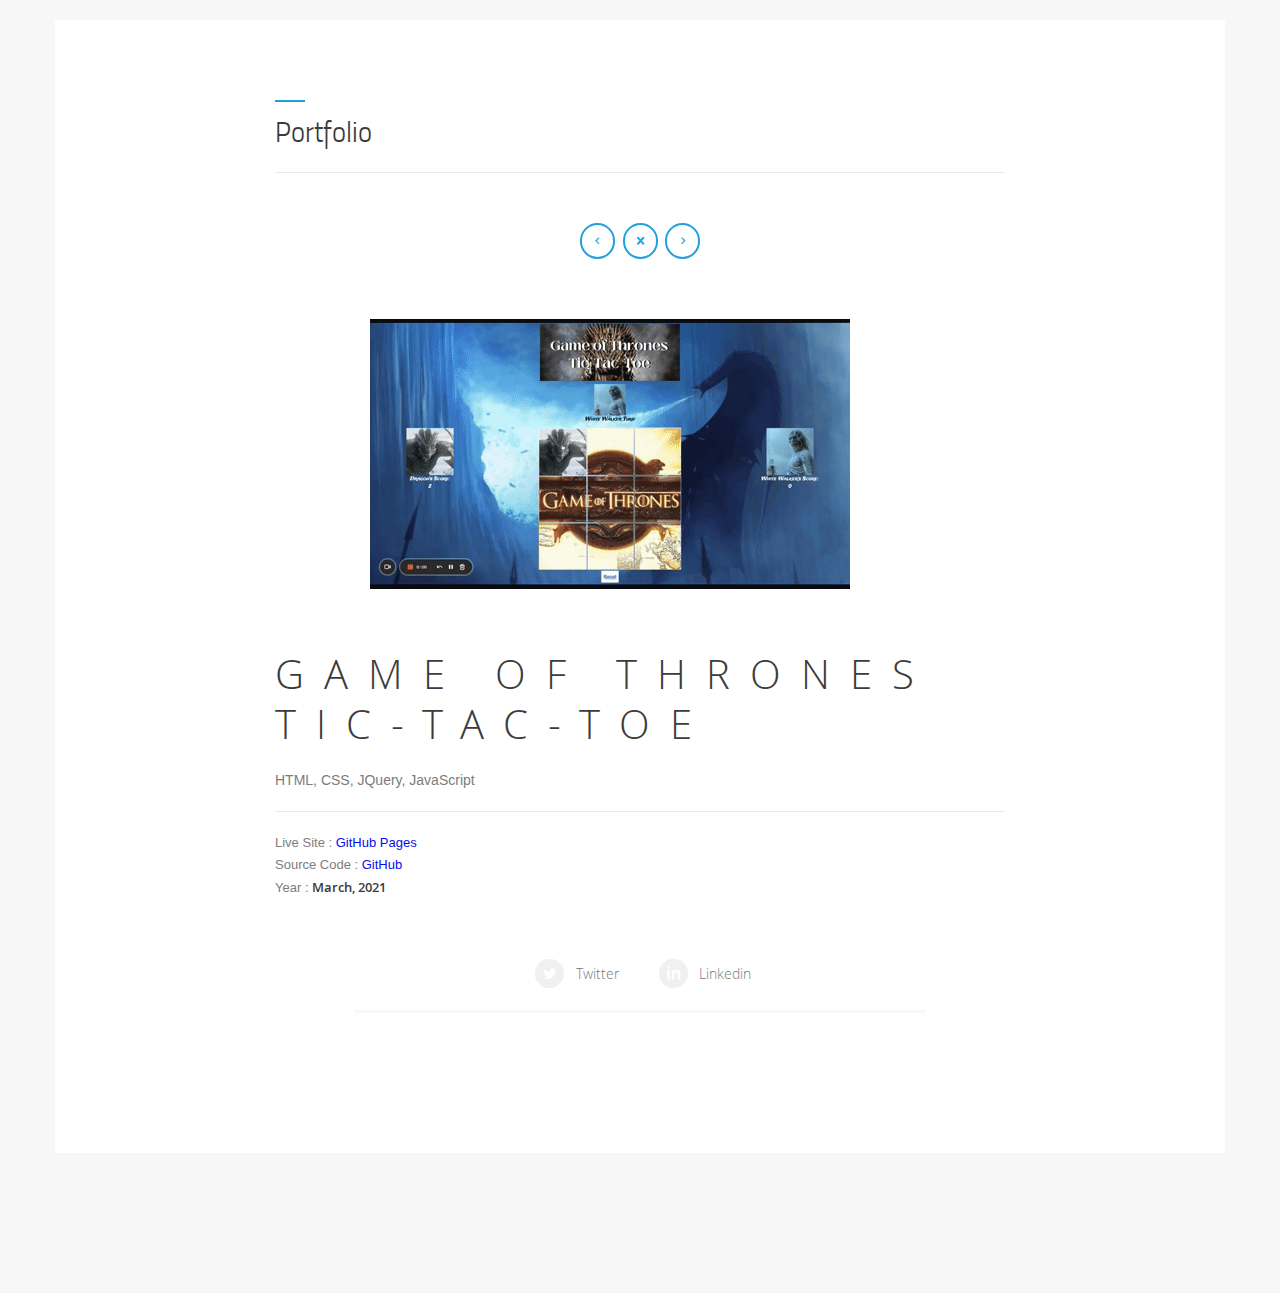
<file: game-of-thrones.html>
<!DOCTYPE html>
 
<html>
    <head>
	
	
	 <!-- Metas -->
        <meta charset="utf-8">
        <title>Christina Lytle - Salesforce Administrator</title>
		<link rel="icon" href="img/cloud-computing.png"> 
        <meta name="description" content="">
      	<meta name="viewport" content="width=device-width, initial-scale=1">
		  


		<!-- Css -->
        <link href="css/bootstrap.css" rel="stylesheet" type="text/css" media="all"/>
		<link href="css/magnific-popup.css" type="text/css" rel="stylesheet" media="all" />
		<link href="css/font.css" rel="stylesheet" type="text/css"  media="all">
		<link href="css/base.css" rel="stylesheet" type="text/css" media="all"/>
		<link href="css/main.css"  rel="stylesheet" type="text/css" media="all"/>
		<link href="css/owl-carousel/owl.carousel.css" rel="stylesheet"  media="all">
		<link href="css/owl-carousel/owl.theme.css" rel="stylesheet"  media="all">

    </head>
    <body class="bg-grey">
	
<!-- Preloader -->
<div class="loader">
		<!-- Loader inner -->
  <div class="loader-inner">
	<div class="sk-cube-grid">
	  <div class="sk-cube sk-cube1"></div>
	  <div class="sk-cube sk-cube2"></div>
	  <div class="sk-cube sk-cube3"></div>
	  <div class="sk-cube sk-cube4"></div>
	  <div class="sk-cube sk-cube5"></div>
	  <div class="sk-cube sk-cube6"></div>
	  <div class="sk-cube sk-cube7"></div>
	  <div class="sk-cube sk-cube8"></div>
	  <div class="sk-cube sk-cube9"></div>
	</div>
  </div>
<!-- End loader inner -->
</div>
<!-- End preloader-->

<!--Wrapper-->
<div id="wrapper" class="mb-80">
	
	<!--Don't remove this line-->
	<nav class="main-nav" style="display:none;"></nav>
	
		<!--Portfolio single-->
	<section id="portfolio" class=" pt-20 pb-60 ">
	
	<!--Container-->
	<div class="container bg-white pt-100 pb-100">
		
		
			<div class="row ">

			<div class="col-md-12">

									<div class="col-md-8 col-md-offset-2">
									<div class="block-title mb-30 ">
										<h2 class="title">Portfolio</h2>
									</div>
									<hr class="mb-50">
									</div>

									<!--Block content-->	
									<div class="block-content ">
										
										<div class="block-nav-work mb-60">

											<ul>
											<li><a class="but brd white" href="beer-review.html"><i class="icon-left-open-mini"></i></a></li>
											<li><a class="but brd white" href="index.html"><i class="icon-cancel-1"></i></a></li>
											<li><a class="but brd white" href="movie-app.html"><i class="icon-right-open-mini"></i></a></li>
											</ul>
										</div>

										<div class="block-single mb-60 clearfix">
											<div class="block-single  mb-60 clearfix">
											
												<div class="col-md-8 col-md-offset-3">
												<img src="img/got.gif" alt="">
												</div>
											</div>
											<div class="col-md-8 col-md-offset-2">
												<a href="https://christinalytle.github.io/GoT-Tic-Tac-Toe/"><h1 class="large-title mb-20 uppercase">Game of Thrones
													<br>Tic-Tac-Toe</h1></a>
													<p class="margBSSmall">HTML, CSS, JQuery, JavaScript </p>
													
													<hr>
													
													<ul>
														
														 <li>Live Site :
							                                   <a href="https://christinalytle.github.io/GoT-Tic-Tac-Toe/"><u>GitHub Pages</u> </a>
							                                </li>
									
						                                <li>Source Code :
						                                    <a href="https://github.com/Christinalytle/GoT-Tic-Tac-Toe"><u>GitHub</u> </a>
						                                </li>
						
						
														 <li>Year :
							                                    <strong>March, 2021</strong>
							                                </li>
						                               
		
						                            </ul>
						
											</div>
										</div>
										
										
										<!-- <div class="block-single  mb-60 clearfix">
											
											<div class="col-md-8 col-md-offset-2">
											<img src="img/portfolio/5.jpg" alt="">
											</div>
										</div>
										
										
											<div class="block-single  mb-60 clearfix">
												<div class="col-md-8 col-md-offset-2">
												<img src="img/portfolio/6.jpg" alt="">
												</div>
											</div>
											
											
											
											<div class="block-single  mb-60 clearfix">
												<div class="col-md-8 col-md-offset-2">
												<img src="img/portfolio/10.jpg" alt="">
												</div>
											</div>
											
											
											<div class="block-single  mb-60 clearfix">
												<div class="col-md-8 col-md-offset-2">
												<img src="img/portfolio/2.jpg" alt="">
												</div>
											</div> -->
											
											<div class="block-share t-center mb-40 clearfix">

														<ul class="socials round pb-20">

														
														<li><a href="#"><i class="icon-twitter-circled"></i><span>Twitter</span></a></li>
														<li><a href="#"><i class="icon-linkedin-circled"></i><span>Linkedin</span></a></li>
														
													</ul>
													
													<hr>
											
											
												</div>
									
								
								
									</div>
									<!--End block content-->

									
									</div>
									
									
										</div>
										<!--End row-->

		</div>
		<!--End  container-->

		</section>
			<!--End portfolio single-->

</div>
<!--End wrapper-->

				
	
<!--Javascript-->	
<script src="js/jquery-1.11.3.min.js" type="text/javascript"></script>
<script src="js/bootstrap.min.js" type="text/javascript"></script>
<script src="js/owl.carousel.js" type="text/javascript"></script>
<script src="js/jquery.magnific-popup.js" type="text/javascript"></script>
<script src="js/masonry.min.js" type="text/javascript"></script>
<script src="js/jquery.smooth-scroll.js" type="text/javascript"></script>
<script src="js/jquery.appear.min.js" type="text/javascript"></script>
<script src="js/placeholders.min.js" type="text/javascript"></script>
<script src="js/easing.js" type="text/javascript"></script>
<script src="js/jquery.ui.totop.min.js" type="text/javascript"></script>
<script src="js/script.js" type="text/javascript"></script>





<script>

</script>


<!-- Google analytics -->


<!-- End google analytics -->


    </body>
</html>
</file>
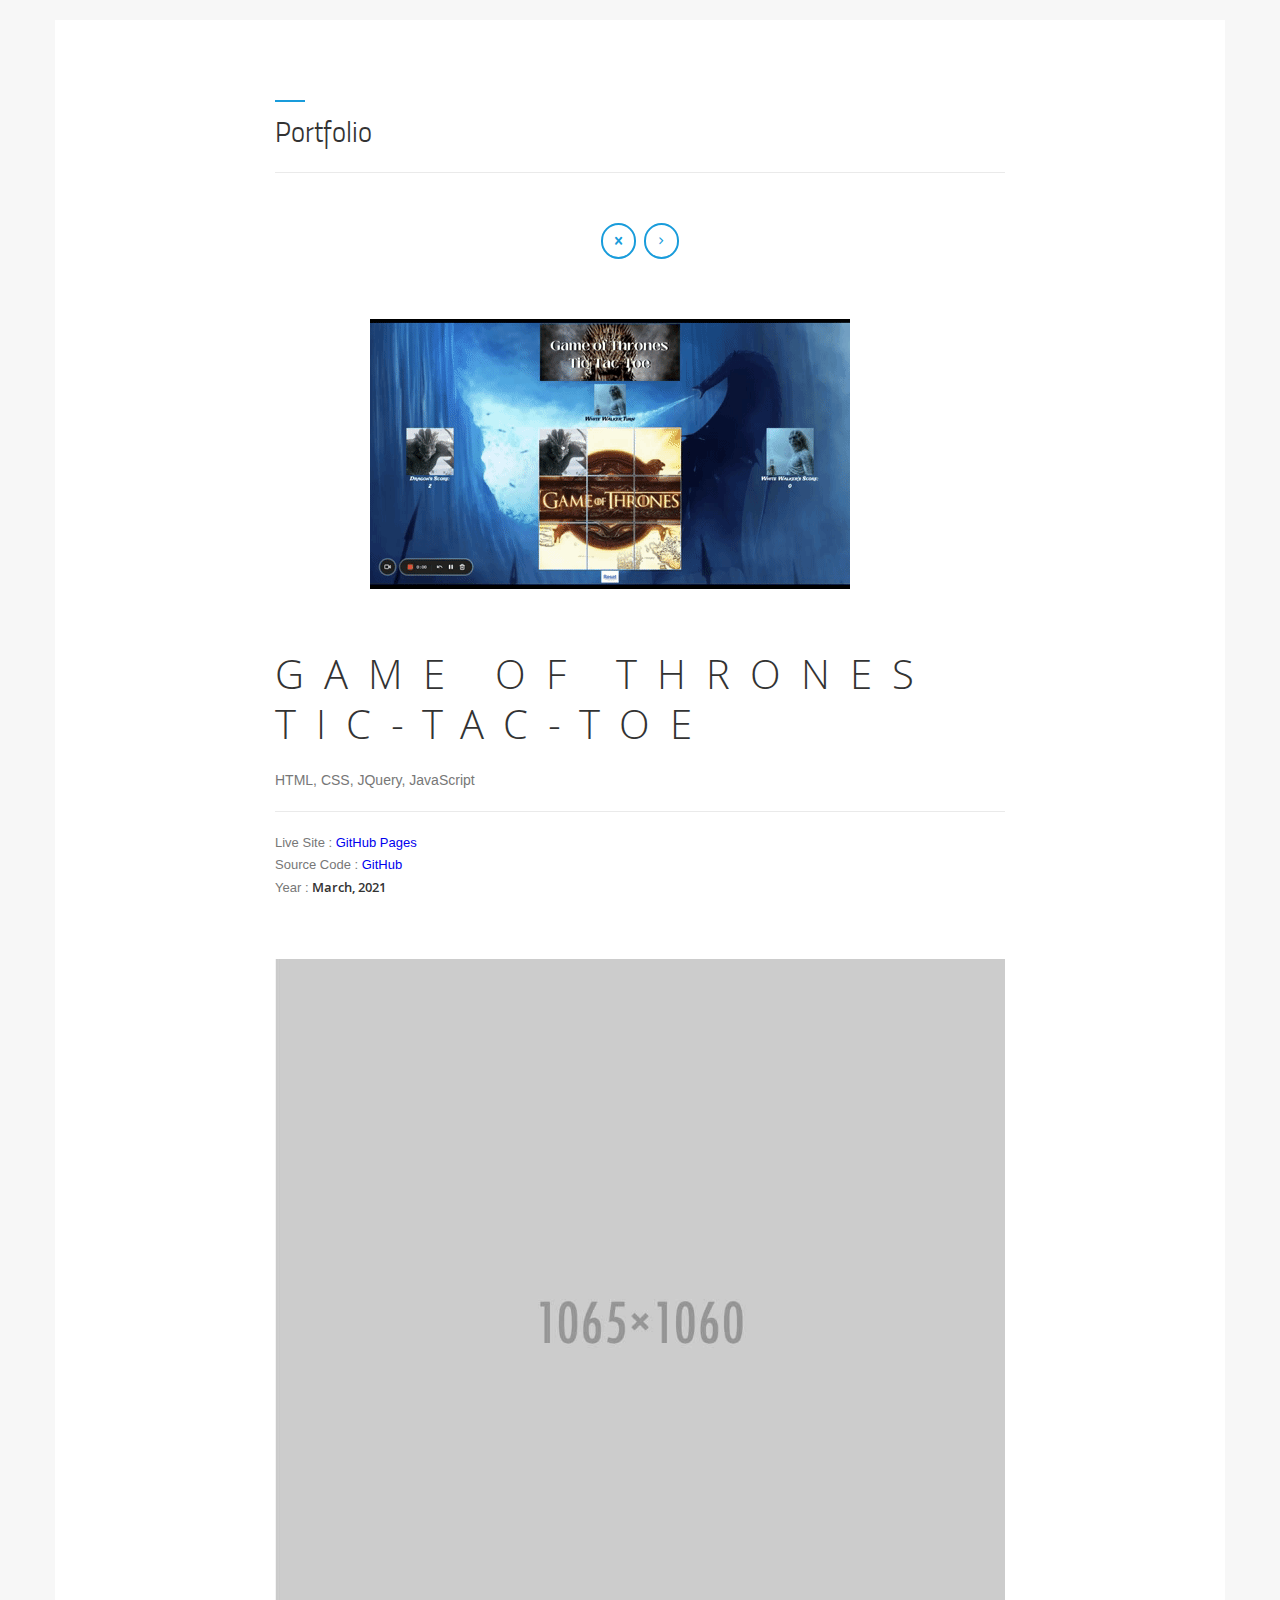
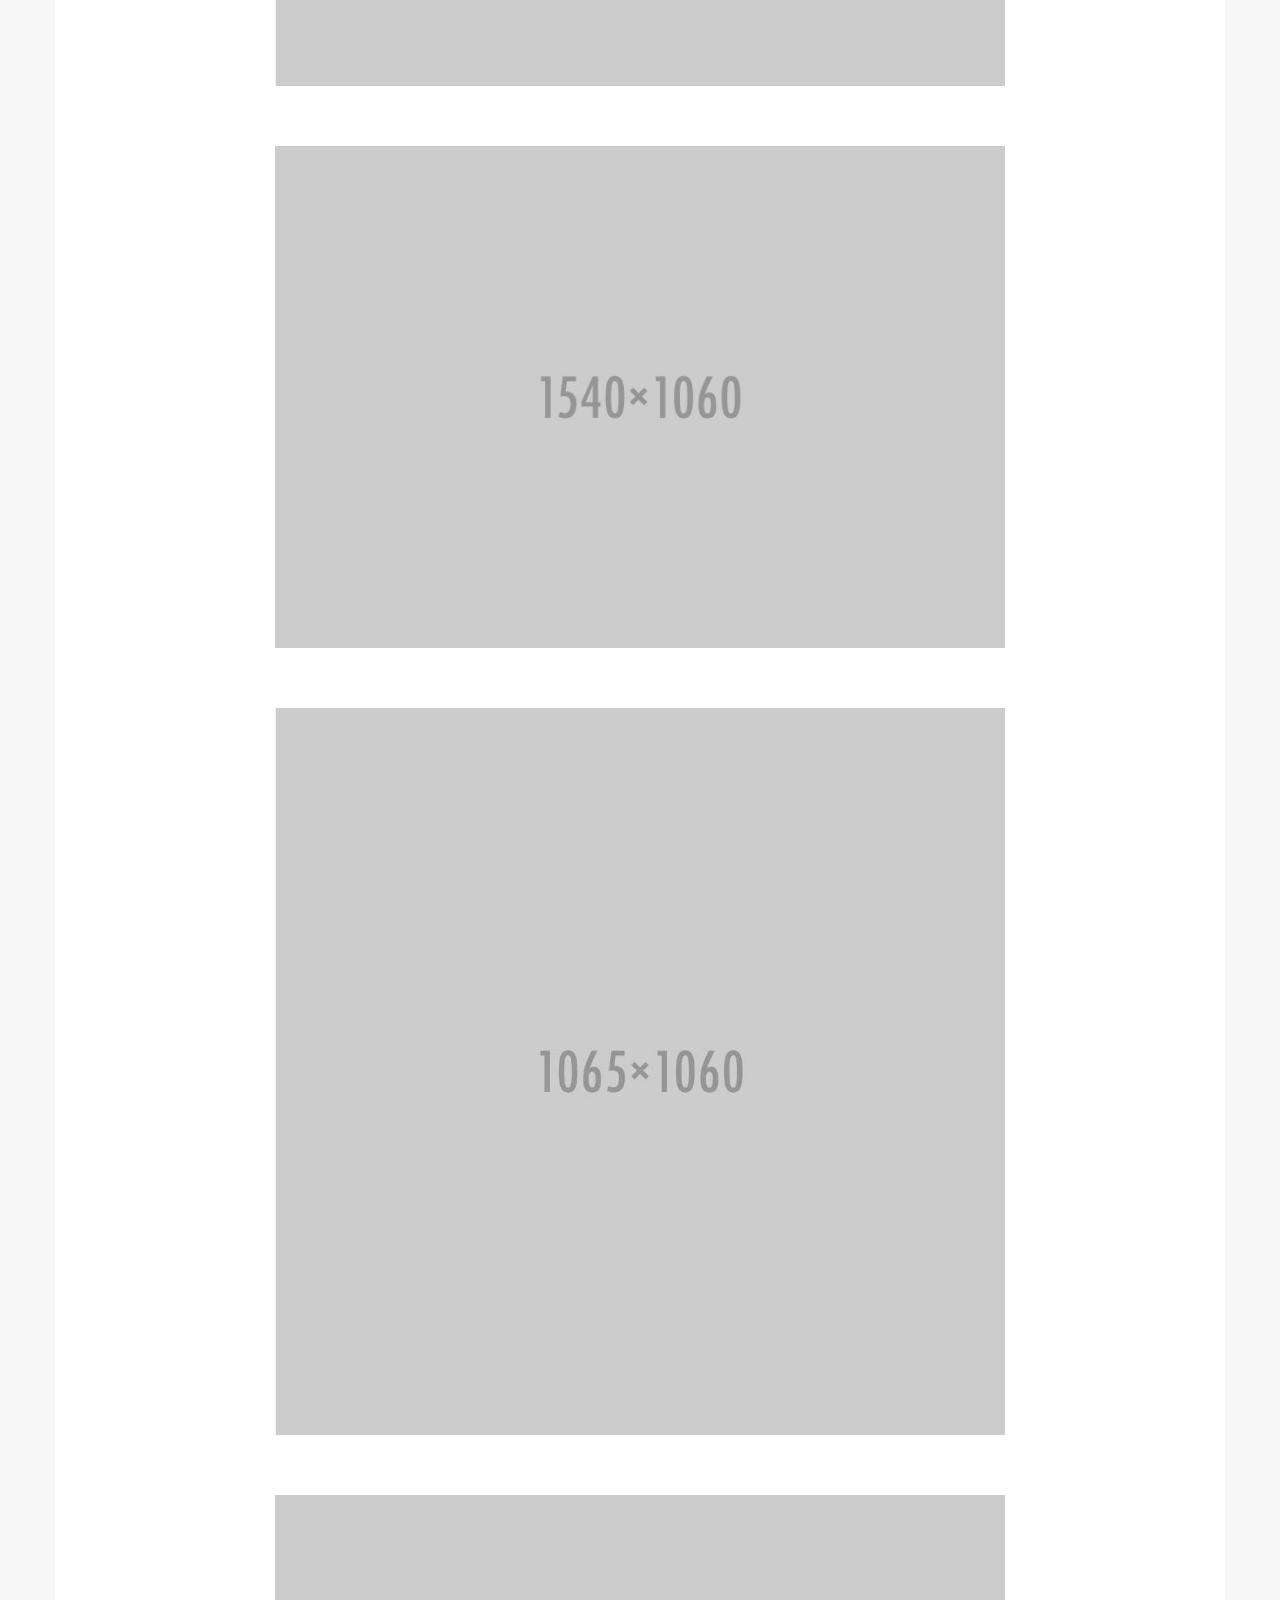
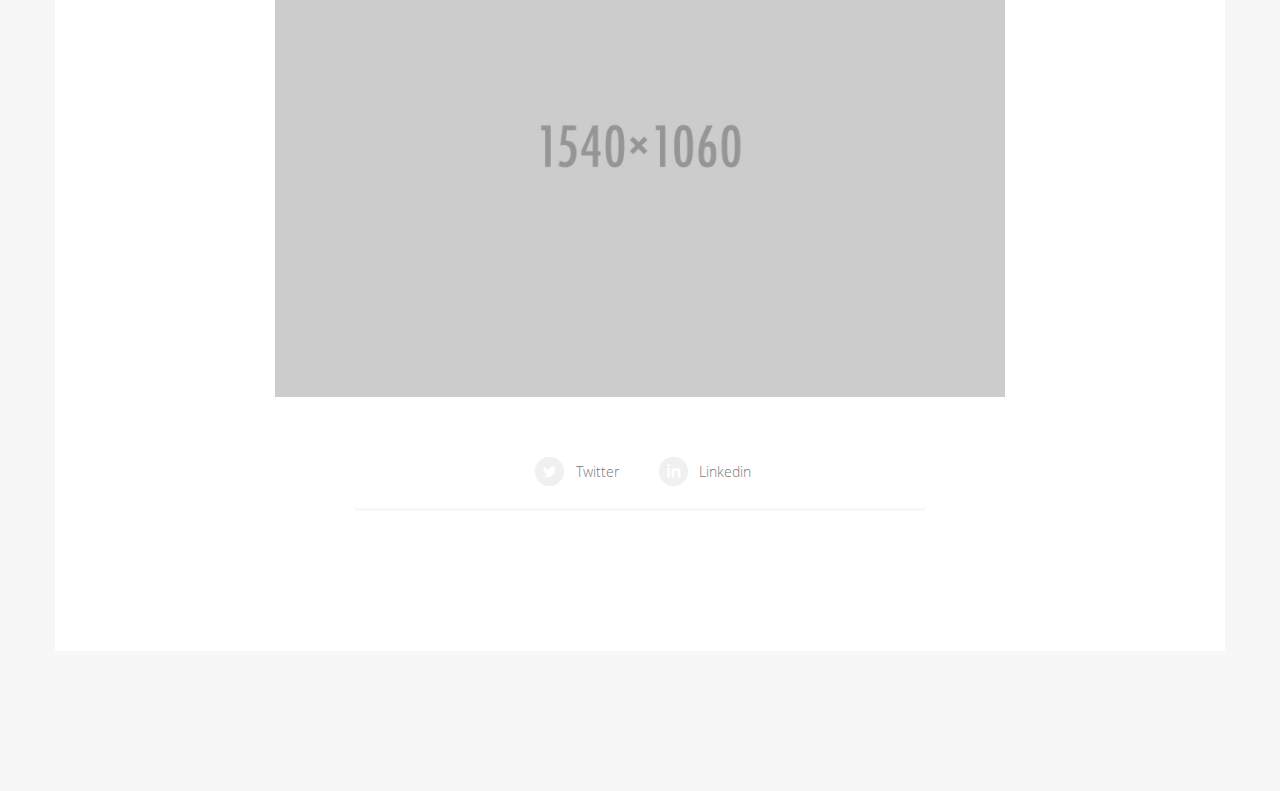
<file: portfolio-master.html>
<!DOCTYPE html>
 
<html>
    <head>
	
	
	 <!-- Metas -->
        <meta charset="utf-8">
        <title>Christina Lytle - Salesforce Administrator</title>
		<link rel="icon" href="img/cloud-computing.png"> 
        <meta name="description" content="">
      	<meta name="viewport" content="width=device-width, initial-scale=1">
		  


		<!-- Css -->
        <link href="css/bootstrap.css" rel="stylesheet" type="text/css" media="all"/>
		<link href="css/magnific-popup.css" type="text/css" rel="stylesheet" media="all" />
		<link href="css/font.css" rel="stylesheet" type="text/css"  media="all">
		<link href="css/base.css" rel="stylesheet" type="text/css" media="all"/>
		<link href="css/main.css"  rel="stylesheet" type="text/css" media="all"/>
		<link href="css/owl-carousel/owl.carousel.css" rel="stylesheet"  media="all">
		<link href="css/owl-carousel/owl.theme.css" rel="stylesheet"  media="all">

    </head>
    <body class="bg-grey">
	
<!-- Preloader -->
<div class="loader">
		<!-- Loader inner -->
  <div class="loader-inner">
	<div class="sk-cube-grid">
	  <div class="sk-cube sk-cube1"></div>
	  <div class="sk-cube sk-cube2"></div>
	  <div class="sk-cube sk-cube3"></div>
	  <div class="sk-cube sk-cube4"></div>
	  <div class="sk-cube sk-cube5"></div>
	  <div class="sk-cube sk-cube6"></div>
	  <div class="sk-cube sk-cube7"></div>
	  <div class="sk-cube sk-cube8"></div>
	  <div class="sk-cube sk-cube9"></div>
	</div>
  </div>
<!-- End loader inner -->
</div>
<!-- End preloader-->

<!--Wrapper-->
<div id="wrapper" class="mb-80">
	
	<!--Don't remove this line-->
	<nav class="main-nav" style="display:none;"></nav>
	
		<!--Portfolio single-->
	<section id="portfolio" class=" pt-20 pb-60 ">
	
	<!--Container-->
	<div class="container bg-white pt-100 pb-100">
		
		
			<div class="row ">

			<div class="col-md-12">

									<div class="col-md-8 col-md-offset-2">
									<div class="block-title mb-30 ">
										<h2 class="title">Portfolio</h2>
									</div>
									<hr class="mb-50">
									</div>

									<!--Block content-->	
									<div class="block-content ">
										
										<div class="block-nav-work mb-60">

											<ul>
											<!-- <li><a class="but brd white" href="#"><i class="icon-left-open-mini"></i></a></li> -->
											<li><a class="but brd white" href="index.html"><i class="icon-cancel-1"></i></a></li>
											<li><a class="but brd white" href="movie-app.html"><i class="icon-right-open-mini"></i></a></li>
											</ul>
										</div>

										<div class="block-single mb-60 clearfix">
											<div class="block-single  mb-60 clearfix">
											
												<div class="col-md-8 col-md-offset-3">
												<img src="img/got.gif" alt="">
												</div>
											</div>
											<div class="col-md-8 col-md-offset-2">
												<a href="https://christinalytle.github.io/GoT-Tic-Tac-Toe/"><h1 class="large-title mb-20 uppercase">Game of Thrones
													<br>Tic-Tac-Toe</h1></a>
													<p class="margBSSmall">HTML, CSS, JQuery, JavaScript </p>
													
													<hr>
													
													<ul>
														
														 <li>Live Site :
							                                   <a href="https://christinalytle.github.io/GoT-Tic-Tac-Toe/"><u>GitHub Pages</u> </a>
							                                </li>
									
						                                <li>Source Code :
						                                    <a href="https://github.com/Christinalytle/GoT-Tic-Tac-Toe"><u>GitHub</u> </a>
						                                </li>
						
						
														 <li>Year :
							                                    <strong>March, 2021</strong>
							                                </li>
						                               
		
						                            </ul>
						
											</div>
										</div>
										
										
										<div class="block-single  mb-60 clearfix">
											
											<div class="col-md-8 col-md-offset-2">
											<img src="img/portfolio/5.jpg" alt="">
											</div>
										</div>
										
										
											<div class="block-single  mb-60 clearfix">
												<div class="col-md-8 col-md-offset-2">
												<img src="img/portfolio/6.jpg" alt="">
												</div>
											</div>
											
											
											
											<div class="block-single  mb-60 clearfix">
												<div class="col-md-8 col-md-offset-2">
												<img src="img/portfolio/10.jpg" alt="">
												</div>
											</div>
											
											
											<div class="block-single  mb-60 clearfix">
												<div class="col-md-8 col-md-offset-2">
												<img src="img/portfolio/2.jpg" alt="">
												</div>
											</div>
											
											<div class="block-share t-center mb-40 clearfix">

														<ul class="socials round pb-20">

														
														<li><a href="#"><i class="icon-twitter-circled"></i><span>Twitter</span></a></li>
														<li><a href="#"><i class="icon-linkedin-circled"></i><span>Linkedin</span></a></li>
														
													</ul>
													
													<hr>
											
											
												</div>
									
								
								
									</div>
									<!--End block content-->

									
									</div>
									
									
										</div>
										<!--End row-->

		</div>
		<!--End  container-->

		</section>
			<!--End portfolio single-->

</div>
<!--End wrapper-->

				
	
<!--Javascript-->	
<script src="js/jquery-1.11.3.min.js" type="text/javascript"></script>
<script src="js/bootstrap.min.js" type="text/javascript"></script>
<script src="js/owl.carousel.js" type="text/javascript"></script>
<script src="js/jquery.magnific-popup.js" type="text/javascript"></script>
<script src="js/masonry.min.js" type="text/javascript"></script>
<script src="js/jquery.smooth-scroll.js" type="text/javascript"></script>
<script src="js/jquery.appear.min.js" type="text/javascript"></script>
<script src="js/placeholders.min.js" type="text/javascript"></script>
<script src="js/easing.js" type="text/javascript"></script>
<script src="js/jquery.ui.totop.min.js" type="text/javascript"></script>
<script src="js/script.js" type="text/javascript"></script>





<script>

</script>


<!-- Google analytics -->


<!-- End google analytics -->


    </body>
</html>
</file>
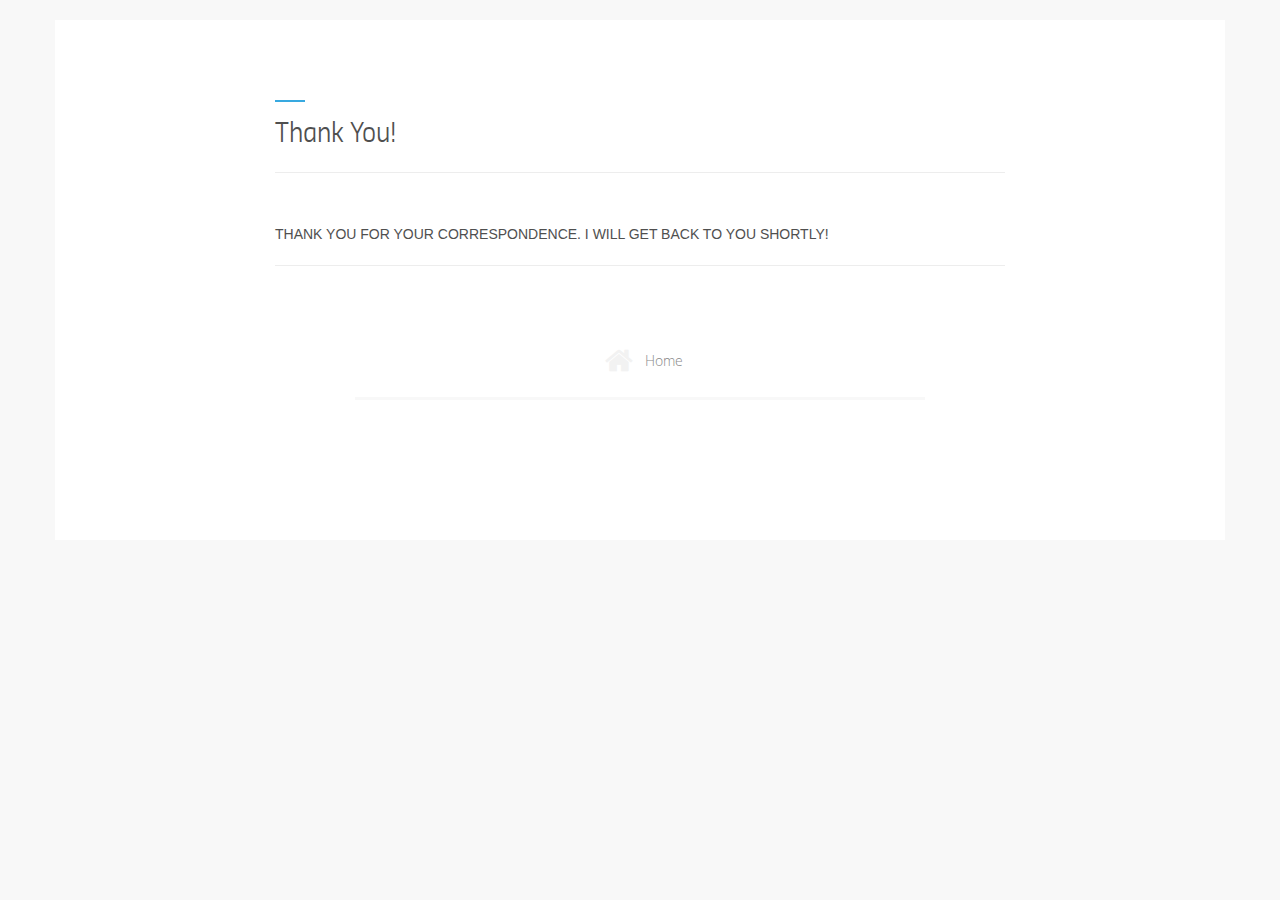
<file: thank-you.html>
<!DOCTYPE html>
 
<html>
    <head>
	
	
	 <!-- Metas -->
        <meta charset="utf-8">
        <title>Christina Lytle - Salesforce Administrator</title>
		<link rel="icon" href="img/cloud-computing.png"> 
        <meta name="description" content="">
      	<meta name="viewport" content="width=device-width, initial-scale=1">


		<!-- Css -->
        <link href="css/bootstrap.css" rel="stylesheet" type="text/css" media="all"/>
		<link href="css/magnific-popup.css" type="text/css" rel="stylesheet" media="all" />
		<link href="css/font.css" rel="stylesheet" type="text/css"  media="all">
		<link href="css/base.css" rel="stylesheet" type="text/css" media="all"/>
		<link href="css/main.css"  rel="stylesheet" type="text/css" media="all"/>
		<link href="css/owl-carousel/owl.carousel.css" rel="stylesheet"  media="all">
		<link href="css/owl-carousel/owl.theme.css" rel="stylesheet"  media="all">

    </head>
    <body class="bg-grey">
	
<!-- Preloader -->
<div class="loader">
		<!-- Loader inner -->
  <div class="loader-inner">
	<div class="sk-cube-grid">
	  <div class="sk-cube sk-cube1"></div>
	  <div class="sk-cube sk-cube2"></div>
	  <div class="sk-cube sk-cube3"></div>
	  <div class="sk-cube sk-cube4"></div>
	  <div class="sk-cube sk-cube5"></div>
	  <div class="sk-cube sk-cube6"></div>
	  <div class="sk-cube sk-cube7"></div>
	  <div class="sk-cube sk-cube8"></div>
	  <div class="sk-cube sk-cube9"></div>
	</div>
  </div>
<!-- End loader inner -->
</div>
<!-- End preloader-->

<!--Wrapper-->
<div id="wrapper" class="mb-80">
	
	<!--Don't remove this line-->
	<nav class="main-nav" style="display:none;"></nav>
	
		<!--Portfolio single-->
	<section id="portfolio" class=" pt-20 pb-60 ">
	
	<!--Container-->
	<div class="container bg-white pt-100 pb-100">
		
		
			<div class="row ">

			<div class="col-md-12">

									<div class="col-md-8 col-md-offset-2">
									<div class="block-title mb-30 ">
										<h2 class="title">Thank You!</h2>
									</div>
									<hr class="mb-50">
									</div>

									<!--Block content-->	
									<div class="block-content ">
										
									

										<div class="block-single mb-60 clearfix">
										
											<div class="col-md-8 col-md-offset-2">
												<h3 class="large-title mb-20 uppercase">Thank you for your correspondence. I will get back to you shortly!</h3>
													
													
													<hr>
												
						
											</div>
										</div>
										
										
										<!-- <div class="block-single  mb-60 clearfix">
											
											<div class="col-md-8 col-md-offset-2">
											<img src="img/portfolio/5.jpg" alt="">
											</div>
										</div>
										
										
											<div class="block-single  mb-60 clearfix">
												<div class="col-md-8 col-md-offset-2">
												<img src="img/portfolio/6.jpg" alt="">
												</div>
											</div>
											
											
											
											<div class="block-single  mb-60 clearfix">
												<div class="col-md-8 col-md-offset-2">
												<img src="img/portfolio/10.jpg" alt="">
												</div>
											</div>
											
											
											<div class="block-single  mb-60 clearfix">
												<div class="col-md-8 col-md-offset-2">
												<img src="img/portfolio/2.jpg" alt="">
												</div>
											</div> -->
											
											<div class="block-share t-center mb-40 clearfix">

														<ul class="socials round pb-20">

														
														<li><a href="index.html"><i class="icon-home"></i><span>Home</span></a></li>
														
														
													</ul>
													
													<hr>
											
											
												</div>
									
								
								
									</div>
									<!--End block content-->

									
									</div>
									
									
										</div>
										<!--End row-->

		</div>
		<!--End  container-->

		</section>
			<!--End portfolio single-->

</div>
<!--End wrapper-->

				
	
<!--Javascript-->	
<script src="js/jquery-1.11.3.min.js" type="text/javascript"></script>
<script src="js/bootstrap.min.js" type="text/javascript"></script>
<script src="js/owl.carousel.js" type="text/javascript"></script>
<script src="js/jquery.magnific-popup.js" type="text/javascript"></script>
<script src="js/masonry.min.js" type="text/javascript"></script>
<script src="js/jquery.smooth-scroll.js" type="text/javascript"></script>
<script src="js/jquery.appear.min.js" type="text/javascript"></script>
<script src="js/placeholders.min.js" type="text/javascript"></script>
<script src="js/easing.js" type="text/javascript"></script>
<script src="js/jquery.ui.totop.min.js" type="text/javascript"></script>
<script src="js/script.js" type="text/javascript"></script>





<script>

</script>


<!-- Google analytics -->


<!-- End google analytics -->


    </body>
</html>
</file>
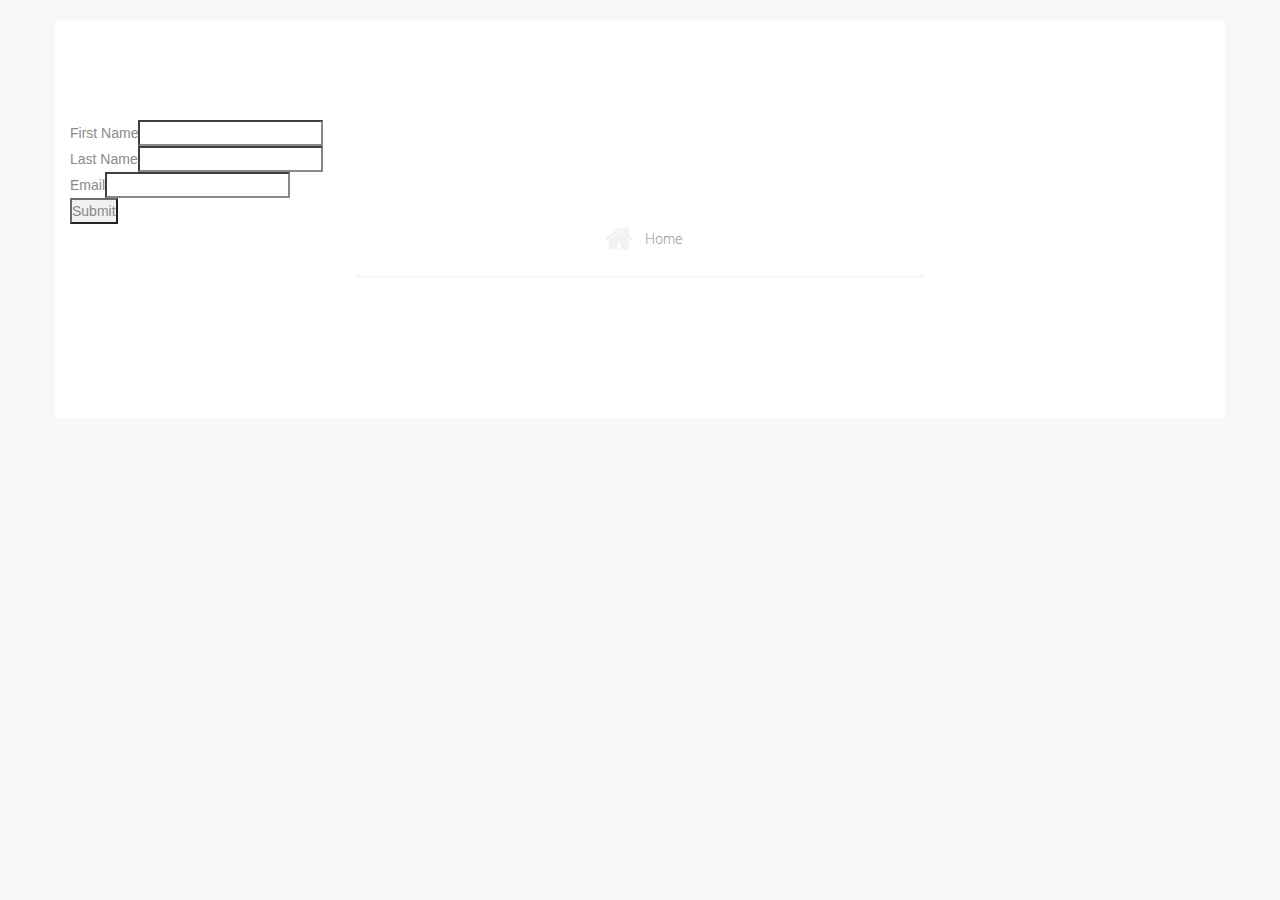
<file: webtoleadnew.html>
<!DOCTYPE html>
 
<html>
    <head>
	
	
	 <!-- Metas -->
        <meta charset="utf-8">
        <title>Christina Lytle - Salesforce Administrator</title>
		<link rel="icon" href="img/cloud-computing.png"> 
        <meta name="description" content="">
      	<meta name="viewport" content="width=device-width, initial-scale=1">
		  <META HTTP-EQUIV="Content-type" CONTENT="text/html; charset=UTF-8">


		<!-- Css -->
        <link href="css/bootstrap.css" rel="stylesheet" type="text/css" media="all"/>
		<link href="css/magnific-popup.css" type="text/css" rel="stylesheet" media="all" />
		<link href="css/font.css" rel="stylesheet" type="text/css"  media="all">
		<link href="css/base.css" rel="stylesheet" type="text/css" media="all"/>
		<link href="css/main.css"  rel="stylesheet" type="text/css" media="all"/>
		<link href="css/owl-carousel/owl.carousel.css" rel="stylesheet"  media="all">
		<link href="css/owl-carousel/owl.theme.css" rel="stylesheet"  media="all">

    </head>
    <body class="bg-grey">
	
<!-- Preloader -->
<div class="loader">
		<!-- Loader inner -->
  <div class="loader-inner">
	<div class="sk-cube-grid">
	  <div class="sk-cube sk-cube1"></div>
	  <div class="sk-cube sk-cube2"></div>
	  <div class="sk-cube sk-cube3"></div>
	  <div class="sk-cube sk-cube4"></div>
	  <div class="sk-cube sk-cube5"></div>
	  <div class="sk-cube sk-cube6"></div>
	  <div class="sk-cube sk-cube7"></div>
	  <div class="sk-cube sk-cube8"></div>
	  <div class="sk-cube sk-cube9"></div>
	</div>
  </div>
<!-- End loader inner -->
</div>
<!-- End preloader-->

<!--Wrapper-->
<div id="wrapper" class="mb-80">
	
	<!--Don't remove this line-->
	<nav class="main-nav" style="display:none;"></nav>
	
		<!--Portfolio single-->
	<section id="portfolio" class=" pt-20 pb-60 ">
	
	<!--Container-->
	<div class="container bg-white pt-100 pb-100">
		
		
			<div class="row ">

			<div class="col-md-12">

				<form action="https://test.salesforce.com/servlet/servlet.WebToLead?encoding=UTF-8" method="POST">
    
					<input type="hidden" id="lead_source" name="lead_source" value="Web" />
				<input type=hidden name="oid" value="00D8A000000MpeO">
				<input type=hidden name="retURL" value="https://www.christinalytle.com/thank-you">
				
				<!--  ----------------------------------------------------------------------  -->
				<!--  NOTE: These fields are optional debugging elements. Please uncomment    -->
				<!--  these lines if you wish to test in debug mode.                          -->
				<!--  <input type="hidden" name="debug" value=1>                              -->
				<!--  <input type="hidden" name="debugEmail"                                  -->
				<!--  value="christina.lytle17@gmail.com">                                    -->
				<!--  ----------------------------------------------------------------------  -->
				
				<label for="first_name">First Name</label><input  id="first_name" maxlength="40" name="first_name" size="20" type="text" /><br>
				
				<label for="last_name">Last Name</label><input  id="last_name" maxlength="80" name="last_name" size="20" type="text" /><br>
				
				<label for="email">Email</label><input  id="email" maxlength="80" name="email" size="20" type="text" /><br>
				
				<input type="submit" name="submit">
				
				</form>
											
											<div class="block-share t-center mb-40 clearfix">

														<ul class="socials round pb-20">

														
														<li><a href="index.html"><i class="icon-home"></i><span>Home</span></a></li>
														
														
													</ul>
													
													<hr>
											
											
												</div>
									
								
								
									</div>
									<!--End block content-->

									
									</div>
									
									
										</div>
										<!--End row-->

		</div>
		<!--End  container-->

		</section>
			<!--End portfolio single-->

</div>
<!--End wrapper-->

				
	
<!--Javascript-->	
<script src="js/jquery-1.11.3.min.js" type="text/javascript"></script>
<script src="js/bootstrap.min.js" type="text/javascript"></script>
<script src="js/owl.carousel.js" type="text/javascript"></script>
<script src="js/jquery.magnific-popup.js" type="text/javascript"></script>
<script src="js/masonry.min.js" type="text/javascript"></script>
<script src="js/jquery.smooth-scroll.js" type="text/javascript"></script>
<script src="js/jquery.appear.min.js" type="text/javascript"></script>
<script src="js/placeholders.min.js" type="text/javascript"></script>
<script src="js/easing.js" type="text/javascript"></script>
<script src="js/jquery.ui.totop.min.js" type="text/javascript"></script>
<script src="js/script.js" type="text/javascript"></script>





<script>

</script>


<!-- Google analytics -->


<!-- End google analytics -->


    </body>
</html>
</file>
<file: css/font.css>
@font-face {
    font-family: 'titilliumlight_upright';
    src: url('../font/titillium-lightupright-webfont.eot');
    src: url('../font/titillium-lightupright-webfont.eot?#iefix') format('embedded-opentype'),
         url('../font/titillium-lightupright-webfont.woff') format('woff'),
         url('../font/titillium-lightupright-webfont.ttf') format('truetype'),
         url('../font/titillium-lightupright-webfont.svg#titilliumlight_upright') format('svg');
    font-weight: normal;
    font-style: normal;

}




@font-face {
    font-family: 'titilliumregular_upright';
    src: url('../font/titillium-regularupright-webfont.eot');
    src: url('../font/titillium-regularupright-webfont.eot?#iefix') format('embedded-opentype'),
         url('../font/titillium-regularupright-webfont.woff') format('woff'),
         url('../font/titillium-regularupright-webfont.ttf') format('truetype'),
         url('../font/titillium-regularupright-webfont.svg#titilliumregular_upright') format('svg');
    font-weight: normal;
    font-style: normal;

}






@font-face {
    font-family: 'titillium-semibold';
    src: url('../font/titillium-semibold-webfont.eot');
    src: url('../font/titillium-semibold-webfont.eot?#iefix') format('embedded-opentype'),
         url('../font/titillium-semibold-webfont.woff') format('woff'),
         url('../font/titillium-semibold-webfont.ttf') format('truetype'),
         url('../font/titillium-semibold-webfont.svg#titilliumbold') format('svg');
    font-weight: normal;
    font-style: normal;

}





@font-face {
    font-family: 'titillium_bdbold';
    src: url('../font/titillium-bold-webfont.eot');
    src: url('../font/titillium-bold-webfont.eot?#iefix') format('embedded-opentype'),
         url('../font/titillium-bold-webfont.woff') format('woff'),
         url('../font/titillium-bold-webfont.ttf') format('truetype'),
         url('../font/titillium-bold-webfont.svg#titillium_bdbold') format('svg');
    font-weight: normal;
    font-style: normal;

}



@font-face {
    font-family: 'titilliumthin_upright';
    src: url('../font/titillium-thinupright-webfont.eot');
    src: url('../font/titillium-thinupright-webfont.eot?#iefix') format('embedded-opentype'),
         url('../font/titillium-thinupright-webfont.woff') format('woff'),
         url('../font/titillium-thinupright-webfont.ttf') format('truetype'),
         url('../font/titillium-thinupright-webfont.svg#titilliumthin_upright') format('svg');
    font-weight: normal;
    font-style: normal;

}




@font-face {
    font-family: 'open_sanslight';
    src: url('../font/OpenSans-Light-webfont.eot');
    src: url('../font/OpenSans-Light-webfont.eot?#iefix') format('embedded-opentype'),
 		 url('../font/OpenSans-Light-webfont.woff') format('woff'),
         url('../font/OpenSans-Light-webfont.ttf') format('truetype'),
         url('../font/OpenSans-Light-webfont.svg#open_sanslight') format('svg');
    font-weight: normal;
    font-style: normal;

}



@font-face {
    font-family: 'open_sansitalic';
    src: url('../font/OpenSans-Italic-webfont.eot');
    src: url('../font/OpenSans-Italic-webfont.eot?#iefix') format('embedded-opentype'),
 		 url('../font/OpenSans-Italic-webfont.woff') format('woff'),
         url('../font/OpenSans-Italic-webfont.ttf') format('truetype'),
         url('../font/OpenSans-Italic-webfont.svg#open_sansitalic') format('svg');
    font-weight: normal;
    font-style: normal;

}






@font-face {
    font-family: 'open_sansbold';
    src: url('../font/OpenSans-Bold-webfont.eot');
    src: url('../font/OpenSans-Bold-webfont.eot?#iefix') format('embedded-opentype'),
		url('../font/OpenSans-Bold-webfont.woff') format('woff'),
		url('../font/OpenSans-Bold-webfont.ttf') format('truetype'),
         url('../OpenSans-Bold-webfont.svg#open_sansbold') format('svg');
    font-weight: normal;
    font-style: normal;

}




@font-face {
    font-family: 'open_sanssemibold';
    src: url('../font/OpenSans-Semibold-webfont.eot');
    src: url('../font/OpenSans-Semibold-webfont.eot?#iefix') format('embedded-opentype'),
 		 url('../font/OpenSans-Semibold-webfont.woff') format('woff'),
         url('../font/OpenSans-Semibold-webfont.ttf') format('truetype'),
         url('../font/OpenSans-Semibold-webfont.svg#open_sanssemibold') format('svg');
    font-weight: normal;
    font-style: normal;

}




@font-face {
    font-family: 'open_sanslight_italic';
    src: url('../font/OpenSans-LightItalic-webfont.eot');
    src: url('../font/OpenSans-LightItalic-webfont.eot?#iefix') format('embedded-opentype'),
		 url('../font/OpenSans-LightItalic-webfont.woff') format('woff'),
         url('../font/OpenSans-LightItalic-webfont.ttf') format('truetype'),
         url('../font/OpenSans-LightItalic-webfont.svg#open_sanslight_italic') format('svg');
    font-weight: normal;
    font-style: normal;

}

@font-face {
    font-family: 'open_sansregular';
    src: url('../font/OpenSans-Regular-webfont.eot');
    src: url('../font/OpenSans-Regular-webfont.eot?#iefix') format('embedded-opentype'),
		 url('../font/OpenSans-Regular-webfont.woff') format('woff'),
         url('../font/OpenSans-Regular-webfont.ttf') format('truetype'),
         url('../font/OpenSans-Regular-webfont.svg#open_sansregular') format('svg');
    font-weight: normal;
    font-style: normal;

}





@font-face {
  font-family: 'fontello';
  src: url('../font/fontello.eot?6403121');
  src: url('../font/fontello.eot?6403121#iefix') format('embedded-opentype'),
       url('../font/fontello.woff?6403121') format('woff'),
       url('../font/fontello.ttf?6403121') format('truetype'),
       url('../font/fontello.svg?6403121#fontello') format('svg');
  font-weight: normal;
  font-style: normal;
}
/* Chrome hack: SVG is rendered more smooth in Windozze. 100% magic, uncomment if you need it. */
/* Note, that will break hinting! In other OS-es font will be not as sharp as it could be */
/*
@media screen and (-webkit-min-device-pixel-ratio:0) {
  @font-face {
    font-family: 'fontello';
    src: url('../font/fontello.svg?6403121#fontello') format('svg');
  }
}
*/
 
 [class^="icon-"]:before, [class*=" icon-"]:before {
  font-family: "fontello";
  font-style: normal;
  font-weight: normal;
  speak: none;
 
  display: inline-block;
  text-decoration: inherit;
  width: 1em;
  margin-right: .2em;
  text-align: center;
  /* opacity: .8; */
 
  /* For safety - reset parent styles, that can break glyph codes*/
  font-variant: normal;
  text-transform: none;
 
  /* fix buttons height, for twitter bootstrap */
  line-height: 1em;
 
  /* Animation center compensation - margins should be symmetric */
  /* remove if not needed */
  margin-left: .2em;
 
  /* you can be more comfortable with increased icons size */
  /* font-size: 120%; */
 
  /* Font smoothing. That was taken from TWBS */
  -webkit-font-smoothing: antialiased;
  -moz-osx-font-smoothing: grayscale;
 
  /* Uncomment for 3D effect */
  /* text-shadow: 1px 1px 1px rgba(127, 127, 127, 0.3); */
}
 
.icon-emo-happy:before { content: '\e800'; } /* '' */
.icon-emo-wink:before { content: '\e801'; } /* '' */
.icon-emo-wink2:before { content: '\e802'; } /* '' */
.icon-emo-unhappy:before { content: '\e803'; } /* '' */
.icon-emo-sleep:before { content: '\e804'; } /* '' */
.icon-emo-thumbsup:before { content: '\e805'; } /* '' */
.icon-emo-devil:before { content: '\e806'; } /* '' */
.icon-emo-surprised:before { content: '\e807'; } /* '' */
.icon-emo-tongue:before { content: '\e808'; } /* '' */
.icon-emo-coffee:before { content: '\e809'; } /* '' */
.icon-emo-sunglasses:before { content: '\e80a'; } /* '' */
.icon-emo-displeased:before { content: '\e80b'; } /* '' */
.icon-emo-beer:before { content: '\e80c'; } /* '' */
.icon-emo-grin:before { content: '\e80d'; } /* '' */
.icon-emo-angry:before { content: '\e80e'; } /* '' */
.icon-emo-saint:before { content: '\e80f'; } /* '' */
.icon-emo-cry:before { content: '\e810'; } /* '' */
.icon-emo-shoot:before { content: '\e811'; } /* '' */
.icon-emo-squint:before { content: '\e812'; } /* '' */
.icon-emo-laugh:before { content: '\e813'; } /* '' */
.icon-spin1:before { content: '\e814'; } /* '' */
.icon-spin2:before { content: '\e815'; } /* '' */
.icon-spin3:before { content: '\e816'; } /* '' */
.icon-spin4:before { content: '\e817'; } /* '' */
.icon-spin5:before { content: '\e818'; } /* '' */
.icon-spin6:before { content: '\e819'; } /* '' */
.icon-firefox:before { content: '\e81a'; } /* '' */
.icon-chrome:before { content: '\e81b'; } /* '' */
.icon-opera:before { content: '\e81c'; } /* '' */
.icon-ie:before { content: '\e81d'; } /* '' */
.icon-crown:before { content: '\e81e'; } /* '' */
.icon-crown-plus:before { content: '\e81f'; } /* '' */
.icon-crown-minus:before { content: '\e820'; } /* '' */
.icon-marquee:before { content: '\e821'; } /* '' */
.icon-glass:before { content: '\e822'; } /* '' */
.icon-music:before { content: '\e823'; } /* '' */
.icon-search:before { content: '\e824'; } /* '' */
.icon-mail:before { content: '\e825'; } /* '' */
.icon-mail-alt:before { content: '\e826'; } /* '' */
.icon-mail-squared:before { content: '\e827'; } /* '' */
.icon-heart:before { content: '\e828'; } /* '' */
.icon-heart-empty:before { content: '\e829'; } /* '' */
.icon-star-1:before { content: '\e82a'; } /* '' */
.icon-star-empty-1:before { content: '\e82b'; } /* '' */
.icon-star-half:before { content: '\e82c'; } /* '' */
.icon-star-half-alt:before { content: '\e82d'; } /* '' */
.icon-user:before { content: '\e82e'; } /* '' */
.icon-user-plus:before { content: '\e82f'; } /* '' */
.icon-user-times:before { content: '\e830'; } /* '' */
.icon-users:before { content: '\e831'; } /* '' */
.icon-male:before { content: '\e832'; } /* '' */
.icon-female:before { content: '\e833'; } /* '' */
.icon-child:before { content: '\e834'; } /* '' */
.icon-user-secret:before { content: '\e835'; } /* '' */
.icon-video:before { content: '\e836'; } /* '' */
.icon-videocam:before { content: '\e837'; } /* '' */
.icon-picture:before { content: '\e838'; } /* '' */
.icon-camera:before { content: '\e839'; } /* '' */
.icon-camera-alt:before { content: '\e83a'; } /* '' */
.icon-th-large:before { content: '\e83b'; } /* '' */
.icon-th:before { content: '\e83c'; } /* '' */
.icon-th-list:before { content: '\e83d'; } /* '' */
.icon-ok:before { content: '\e83e'; } /* '' */
.icon-ok-circled:before { content: '\e83f'; } /* '' */
.icon-ok-circled2:before { content: '\e840'; } /* '' */
.icon-ok-squared:before { content: '\e841'; } /* '' */
.icon-cancel:before { content: '\e842'; } /* '' */
.icon-cancel-circled:before { content: '\e843'; } /* '' */
.icon-cancel-circled2:before { content: '\e844'; } /* '' */
.icon-plus:before { content: '\e845'; } /* '' */
.icon-plus-circled:before { content: '\e846'; } /* '' */
.icon-plus-squared:before { content: '\e847'; } /* '' */
.icon-plus-squared-alt:before { content: '\e848'; } /* '' */
.icon-minus:before { content: '\e849'; } /* '' */
.icon-minus-circled:before { content: '\e84a'; } /* '' */
.icon-minus-squared:before { content: '\e84b'; } /* '' */
.icon-minus-squared-alt:before { content: '\e84c'; } /* '' */
.icon-help:before { content: '\e84d'; } /* '' */
.icon-help-circled:before { content: '\e84e'; } /* '' */
.icon-info-circled:before { content: '\e84f'; } /* '' */
.icon-info:before { content: '\e850'; } /* '' */
.icon-home:before { content: '\e851'; } /* '' */
.icon-link:before { content: '\e852'; } /* '' */
.icon-unlink:before { content: '\e853'; } /* '' */
.icon-link-ext:before { content: '\e854'; } /* '' */
.icon-link-ext-alt:before { content: '\e855'; } /* '' */
.icon-attach:before { content: '\e856'; } /* '' */
.icon-lock:before { content: '\e857'; } /* '' */
.icon-lock-open:before { content: '\e858'; } /* '' */
.icon-lock-open-alt:before { content: '\e859'; } /* '' */
.icon-pin:before { content: '\e85a'; } /* '' */
.icon-eye:before { content: '\e85b'; } /* '' */
.icon-eye-off:before { content: '\e85c'; } /* '' */
.icon-tag-1:before { content: '\e85d'; } /* '' */
.icon-tags:before { content: '\e85e'; } /* '' */
.icon-bookmark:before { content: '\e85f'; } /* '' */
.icon-bookmark-empty:before { content: '\e860'; } /* '' */
.icon-flag:before { content: '\e861'; } /* '' */
.icon-flag-empty:before { content: '\e862'; } /* '' */
.icon-flag-checkered:before { content: '\e863'; } /* '' */
.icon-thumbs-up:before { content: '\e864'; } /* '' */
.icon-thumbs-down:before { content: '\e865'; } /* '' */
.icon-thumbs-up-alt:before { content: '\e866'; } /* '' */
.icon-thumbs-down-alt:before { content: '\e867'; } /* '' */
.icon-download:before { content: '\e868'; } /* '' */
.icon-upload:before { content: '\e869'; } /* '' */
.icon-download-cloud:before { content: '\e86a'; } /* '' */
.icon-upload-cloud:before { content: '\e86b'; } /* '' */
.icon-reply:before { content: '\e86c'; } /* '' */
.icon-reply-all:before { content: '\e86d'; } /* '' */
.icon-forward:before { content: '\e86e'; } /* '' */
.icon-quote-left:before { content: '\e86f'; } /* '' */
.icon-quote-right:before { content: '\e870'; } /* '' */
.icon-code:before { content: '\e871'; } /* '' */
.icon-export:before { content: '\e872'; } /* '' */
.icon-export-alt:before { content: '\e873'; } /* '' */
.icon-share:before { content: '\e874'; } /* '' */
.icon-share-squared:before { content: '\e875'; } /* '' */
.icon-pencil:before { content: '\e876'; } /* '' */
.icon-pencil-squared:before { content: '\e877'; } /* '' */
.icon-edit:before { content: '\e878'; } /* '' */
.icon-print:before { content: '\e879'; } /* '' */
.icon-retweet:before { content: '\e87a'; } /* '' */
.icon-keyboard:before { content: '\e87b'; } /* '' */
.icon-gamepad:before { content: '\e87c'; } /* '' */
.icon-comment:before { content: '\e87d'; } /* '' */
.icon-chat:before { content: '\e87e'; } /* '' */
.icon-comment-empty:before { content: '\e87f'; } /* '' */
.icon-chat-empty:before { content: '\e880'; } /* '' */
.icon-bell:before { content: '\e881'; } /* '' */
.icon-bell-alt:before { content: '\e882'; } /* '' */
.icon-bell-off:before { content: '\e883'; } /* '' */
.icon-bell-off-empty:before { content: '\e884'; } /* '' */
.icon-attention-alt:before { content: '\e885'; } /* '' */
.icon-attention:before { content: '\e886'; } /* '' */
.icon-attention-circled:before { content: '\e887'; } /* '' */
.icon-location:before { content: '\e888'; } /* '' */
.icon-direction:before { content: '\e889'; } /* '' */
.icon-compass:before { content: '\e88a'; } /* '' */
.icon-trash:before { content: '\e88b'; } /* '' */
.icon-trash-empty:before { content: '\e88c'; } /* '' */
.icon-doc:before { content: '\e88d'; } /* '' */
.icon-docs:before { content: '\e88e'; } /* '' */
.icon-doc-text:before { content: '\e88f'; } /* '' */
.icon-doc-inv:before { content: '\e890'; } /* '' */
.icon-doc-text-inv:before { content: '\e891'; } /* '' */
.icon-file-pdf:before { content: '\e892'; } /* '' */
.icon-file-word:before { content: '\e893'; } /* '' */
.icon-file-excel:before { content: '\e894'; } /* '' */
.icon-file-powerpoint:before { content: '\e895'; } /* '' */
.icon-file-image:before { content: '\e896'; } /* '' */
.icon-file-archive:before { content: '\e897'; } /* '' */
.icon-file-audio:before { content: '\e898'; } /* '' */
.icon-file-video:before { content: '\e899'; } /* '' */
.icon-file-code:before { content: '\e89a'; } /* '' */
.icon-folder:before { content: '\e89b'; } /* '' */
.icon-folder-open:before { content: '\e89c'; } /* '' */
.icon-folder-empty:before { content: '\e89d'; } /* '' */
.icon-folder-open-empty:before { content: '\e89e'; } /* '' */
.icon-box:before { content: '\e89f'; } /* '' */
.icon-rss:before { content: '\e8a0'; } /* '' */
.icon-rss-squared:before { content: '\e8a1'; } /* '' */
.icon-phone:before { content: '\e8a2'; } /* '' */
.icon-phone-squared:before { content: '\e8a3'; } /* '' */
.icon-fax:before { content: '\e8a4'; } /* '' */
.icon-menu:before { content: '\e8a5'; } /* '' */
.icon-cog:before { content: '\e8a6'; } /* '' */
.icon-cog-alt:before { content: '\e8a7'; } /* '' */
.icon-wrench:before { content: '\e8a8'; } /* '' */
.icon-sliders:before { content: '\e8a9'; } /* '' */
.icon-basket:before { content: '\e8aa'; } /* '' */
.icon-cart-plus:before { content: '\e8ab'; } /* '' */
.icon-cart-arrow-down:before { content: '\e8ac'; } /* '' */
.icon-calendar:before { content: '\e8ad'; } /* '' */
.icon-calendar-empty:before { content: '\e8ae'; } /* '' */
.icon-login:before { content: '\e8af'; } /* '' */
.icon-logout:before { content: '\e8b0'; } /* '' */
.icon-mic:before { content: '\e8b1'; } /* '' */
.icon-mute:before { content: '\e8b2'; } /* '' */
.icon-volume-off:before { content: '\e8b3'; } /* '' */
.icon-volume-down:before { content: '\e8b4'; } /* '' */
.icon-volume-up:before { content: '\e8b5'; } /* '' */
.icon-headphones:before { content: '\e8b6'; } /* '' */
.icon-clock:before { content: '\e8b7'; } /* '' */
.icon-lightbulb:before { content: '\e8b8'; } /* '' */
.icon-block:before { content: '\e8b9'; } /* '' */
.icon-resize-full:before { content: '\e8ba'; } /* '' */
.icon-resize-full-alt:before { content: '\e8bb'; } /* '' */
.icon-resize-small:before { content: '\e8bc'; } /* '' */
.icon-resize-vertical:before { content: '\e8bd'; } /* '' */
.icon-resize-horizontal:before { content: '\e8be'; } /* '' */
.icon-move:before { content: '\e8bf'; } /* '' */
.icon-zoom-in:before { content: '\e8c0'; } /* '' */
.icon-zoom-out:before { content: '\e8c1'; } /* '' */
.icon-down-circled2:before { content: '\e8c2'; } /* '' */
.icon-up-circled2:before { content: '\e8c3'; } /* '' */
.icon-left-circled2:before { content: '\e8c4'; } /* '' */
.icon-right-circled2:before { content: '\e8c5'; } /* '' */
.icon-down-dir:before { content: '\e8c6'; } /* '' */
.icon-up-dir:before { content: '\e8c7'; } /* '' */
.icon-left-dir:before { content: '\e8c8'; } /* '' */
.icon-right-dir:before { content: '\e8c9'; } /* '' */
.icon-down-open:before { content: '\e8ca'; } /* '' */
.icon-left-open:before { content: '\e8cb'; } /* '' */
.icon-right-open:before { content: '\e8cc'; } /* '' */
.icon-up-open:before { content: '\e8cd'; } /* '' */
.icon-angle-left:before { content: '\e8ce'; } /* '' */
.icon-angle-right:before { content: '\e8cf'; } /* '' */
.icon-angle-up:before { content: '\e8d0'; } /* '' */
.icon-angle-down:before { content: '\e8d1'; } /* '' */
.icon-angle-circled-left:before { content: '\e8d2'; } /* '' */
.icon-angle-circled-right:before { content: '\e8d3'; } /* '' */
.icon-angle-circled-up:before { content: '\e8d4'; } /* '' */
.icon-angle-circled-down:before { content: '\e8d5'; } /* '' */
.icon-angle-double-left:before { content: '\e8d6'; } /* '' */
.icon-angle-double-right:before { content: '\e8d7'; } /* '' */
.icon-angle-double-up:before { content: '\e8d8'; } /* '' */
.icon-angle-double-down:before { content: '\e8d9'; } /* '' */
.icon-down:before { content: '\e8da'; } /* '' */
.icon-left:before { content: '\e8db'; } /* '' */
.icon-right:before { content: '\e8dc'; } /* '' */
.icon-up:before { content: '\e8dd'; } /* '' */
.icon-down-big:before { content: '\e8de'; } /* '' */
.icon-left-big:before { content: '\e8df'; } /* '' */
.icon-right-big:before { content: '\e8e0'; } /* '' */
.icon-up-big:before { content: '\e8e1'; } /* '' */
.icon-right-hand:before { content: '\e8e2'; } /* '' */
.icon-left-hand:before { content: '\e8e3'; } /* '' */
.icon-up-hand:before { content: '\e8e4'; } /* '' */
.icon-down-hand:before { content: '\e8e5'; } /* '' */
.icon-left-circled:before { content: '\e8e6'; } /* '' */
.icon-right-circled:before { content: '\e8e7'; } /* '' */
.icon-up-circled:before { content: '\e8e8'; } /* '' */
.icon-down-circled:before { content: '\e8e9'; } /* '' */
.icon-cw:before { content: '\e8ea'; } /* '' */
.icon-ccw:before { content: '\e8eb'; } /* '' */
.icon-arrows-cw:before { content: '\e8ec'; } /* '' */
.icon-level-up:before { content: '\e8ed'; } /* '' */
.icon-level-down:before { content: '\e8ee'; } /* '' */
.icon-shuffle:before { content: '\e8ef'; } /* '' */
.icon-exchange:before { content: '\e8f0'; } /* '' */
.icon-history:before { content: '\e8f1'; } /* '' */
.icon-expand:before { content: '\e8f2'; } /* '' */
.icon-collapse:before { content: '\e8f3'; } /* '' */
.icon-expand-right:before { content: '\e8f4'; } /* '' */
.icon-collapse-left:before { content: '\e8f5'; } /* '' */
.icon-play:before { content: '\e8f6'; } /* '' */
.icon-play-circled:before { content: '\e8f7'; } /* '' */
.icon-play-circled2:before { content: '\e8f8'; } /* '' */
.icon-stop:before { content: '\e8f9'; } /* '' */
.icon-pause:before { content: '\e8fa'; } /* '' */
.icon-to-end:before { content: '\e8fb'; } /* '' */
.icon-to-end-alt:before { content: '\e8fc'; } /* '' */
.icon-to-start:before { content: '\e8fd'; } /* '' */
.icon-to-start-alt:before { content: '\e8fe'; } /* '' */
.icon-fast-fw:before { content: '\e8ff'; } /* '' */
.icon-fast-bw:before { content: '\e900'; } /* '' */
.icon-eject:before { content: '\e901'; } /* '' */
.icon-target:before { content: '\e902'; } /* '' */
.icon-signal:before { content: '\e903'; } /* '' */
.icon-wifi:before { content: '\e904'; } /* '' */
.icon-award:before { content: '\e905'; } /* '' */
.icon-desktop:before { content: '\e906'; } /* '' */
.icon-laptop:before { content: '\e907'; } /* '' */
.icon-tablet:before { content: '\e908'; } /* '' */
.icon-mobile:before { content: '\e909'; } /* '' */
.icon-inbox:before { content: '\e90a'; } /* '' */
.icon-globe:before { content: '\e90b'; } /* '' */
.icon-sun:before { content: '\e90c'; } /* '' */
.icon-cloud:before { content: '\e90d'; } /* '' */
.icon-flash:before { content: '\e90e'; } /* '' */
.icon-moon:before { content: '\e90f'; } /* '' */
.icon-umbrella-1:before { content: '\e910'; } /* '' */
.icon-flight:before { content: '\e911'; } /* '' */
.icon-fighter-jet:before { content: '\e912'; } /* '' */
.icon-paper-plane:before { content: '\e913'; } /* '' */
.icon-paper-plane-empty:before { content: '\e914'; } /* '' */
.icon-space-shuttle:before { content: '\e915'; } /* '' */
.icon-leaf:before { content: '\e916'; } /* '' */
.icon-font:before { content: '\e917'; } /* '' */
.icon-bold:before { content: '\e918'; } /* '' */
.icon-medium:before { content: '\e919'; } /* '' */
.icon-italic:before { content: '\e91a'; } /* '' */
.icon-header:before { content: '\e91b'; } /* '' */
.icon-paragraph:before { content: '\e91c'; } /* '' */
.icon-text-height:before { content: '\e91d'; } /* '' */
.icon-text-width:before { content: '\e91e'; } /* '' */
.icon-align-left:before { content: '\e91f'; } /* '' */
.icon-align-center:before { content: '\e920'; } /* '' */
.icon-align-right:before { content: '\e921'; } /* '' */
.icon-align-justify:before { content: '\e922'; } /* '' */
.icon-list:before { content: '\e923'; } /* '' */
.icon-indent-left:before { content: '\e924'; } /* '' */
.icon-indent-right:before { content: '\e925'; } /* '' */
.icon-list-bullet:before { content: '\e926'; } /* '' */
.icon-list-numbered:before { content: '\e927'; } /* '' */
.icon-strike:before { content: '\e928'; } /* '' */
.icon-underline:before { content: '\e929'; } /* '' */
.icon-superscript:before { content: '\e92a'; } /* '' */
.icon-subscript:before { content: '\e92b'; } /* '' */
.icon-table:before { content: '\e92c'; } /* '' */
.icon-columns:before { content: '\e92d'; } /* '' */
.icon-crop:before { content: '\e92e'; } /* '' */
.icon-scissors:before { content: '\e92f'; } /* '' */
.icon-paste:before { content: '\e930'; } /* '' */
.icon-briefcase:before { content: '\e931'; } /* '' */
.icon-suitcase:before { content: '\e932'; } /* '' */
.icon-ellipsis:before { content: '\e933'; } /* '' */
.icon-ellipsis-vert:before { content: '\e934'; } /* '' */
.icon-off:before { content: '\e935'; } /* '' */
.icon-road:before { content: '\e936'; } /* '' */
.icon-list-alt:before { content: '\e937'; } /* '' */
.icon-qrcode:before { content: '\e938'; } /* '' */
.icon-barcode:before { content: '\e939'; } /* '' */
.icon-book:before { content: '\e93a'; } /* '' */
.icon-ajust:before { content: '\e93b'; } /* '' */
.icon-tint:before { content: '\e93c'; } /* '' */
.icon-toggle-off:before { content: '\e93d'; } /* '' */
.icon-toggle-on:before { content: '\e93e'; } /* '' */
.icon-check:before { content: '\e93f'; } /* '' */
.icon-check-empty:before { content: '\e940'; } /* '' */
.icon-circle:before { content: '\e941'; } /* '' */
.icon-circle-empty:before { content: '\e942'; } /* '' */
.icon-circle-thin:before { content: '\e943'; } /* '' */
.icon-circle-notch:before { content: '\e944'; } /* '' */
.icon-dot-circled:before { content: '\e945'; } /* '' */
.icon-asterisk:before { content: '\e946'; } /* '' */
.icon-gift:before { content: '\e947'; } /* '' */
.icon-fire:before { content: '\e948'; } /* '' */
.icon-magnet:before { content: '\e949'; } /* '' */
.icon-chart-bar:before { content: '\e94a'; } /* '' */
.icon-chart-area:before { content: '\e94b'; } /* '' */
.icon-chart-pie:before { content: '\e94c'; } /* '' */
.icon-chart-line:before { content: '\e94d'; } /* '' */
.icon-ticket:before { content: '\e94e'; } /* '' */
.icon-credit-card:before { content: '\e94f'; } /* '' */
.icon-floppy:before { content: '\e950'; } /* '' */
.icon-megaphone:before { content: '\e951'; } /* '' */
.icon-hdd:before { content: '\e952'; } /* '' */
.icon-key:before { content: '\e953'; } /* '' */
.icon-fork:before { content: '\e954'; } /* '' */
.icon-rocket:before { content: '\e955'; } /* '' */
.icon-bug:before { content: '\e956'; } /* '' */
.icon-certificate:before { content: '\e957'; } /* '' */
.icon-tasks:before { content: '\e958'; } /* '' */
.icon-filter:before { content: '\e959'; } /* '' */
.icon-beaker:before { content: '\e95a'; } /* '' */
.icon-magic:before { content: '\e95b'; } /* '' */
.icon-cab:before { content: '\e95c'; } /* '' */
.icon-taxi:before { content: '\e95d'; } /* '' */
.icon-truck:before { content: '\e95e'; } /* '' */
.icon-bus:before { content: '\e95f'; } /* '' */
.icon-bicycle:before { content: '\e960'; } /* '' */
.icon-motorcycle:before { content: '\e961'; } /* '' */
.icon-train:before { content: '\e962'; } /* '' */
.icon-subway:before { content: '\e963'; } /* '' */
.icon-ship:before { content: '\e964'; } /* '' */
.icon-money:before { content: '\e965'; } /* '' */
.icon-euro:before { content: '\e966'; } /* '' */
.icon-pound:before { content: '\e967'; } /* '' */
.icon-dollar:before { content: '\e968'; } /* '' */
.icon-rupee:before { content: '\e969'; } /* '' */
.icon-yen:before { content: '\e96a'; } /* '' */
.icon-rouble:before { content: '\e96b'; } /* '' */
.icon-shekel:before { content: '\e96c'; } /* '' */
.icon-try:before { content: '\e96d'; } /* '' */
.icon-won:before { content: '\e96e'; } /* '' */
.icon-bitcoin:before { content: '\e96f'; } /* '' */
.icon-viacoin:before { content: '\e970'; } /* '' */
.icon-sort:before { content: '\e971'; } /* '' */
.icon-sort-down:before { content: '\e972'; } /* '' */
.icon-sort-up:before { content: '\e973'; } /* '' */
.icon-sort-alt-up:before { content: '\e974'; } /* '' */
.icon-sort-alt-down:before { content: '\e975'; } /* '' */
.icon-sort-name-up:before { content: '\e976'; } /* '' */
.icon-sort-name-down:before { content: '\e977'; } /* '' */
.icon-sort-number-up:before { content: '\e978'; } /* '' */
.icon-sort-number-down:before { content: '\e979'; } /* '' */
.icon-hammer:before { content: '\e97a'; } /* '' */
.icon-gauge:before { content: '\e97b'; } /* '' */
.icon-sitemap:before { content: '\e97c'; } /* '' */
.icon-spinner:before { content: '\e97d'; } /* '' */
.icon-coffee:before { content: '\e97e'; } /* '' */
.icon-food:before { content: '\e97f'; } /* '' */
.icon-beer:before { content: '\e980'; } /* '' */
.icon-user-md:before { content: '\e981'; } /* '' */
.icon-stethoscope:before { content: '\e982'; } /* '' */
.icon-heartbeat:before { content: '\e983'; } /* '' */
.icon-ambulance:before { content: '\e984'; } /* '' */
.icon-medkit:before { content: '\e985'; } /* '' */
.icon-h-sigh:before { content: '\e986'; } /* '' */
.icon-bed:before { content: '\e987'; } /* '' */
.icon-hospital:before { content: '\e988'; } /* '' */
.icon-building:before { content: '\e989'; } /* '' */
.icon-building-filled:before { content: '\e98a'; } /* '' */
.icon-bank:before { content: '\e98b'; } /* '' */
.icon-smile:before { content: '\e98c'; } /* '' */
.icon-frown:before { content: '\e98d'; } /* '' */
.icon-meh:before { content: '\e98e'; } /* '' */
.icon-anchor:before { content: '\e98f'; } /* '' */
.icon-terminal:before { content: '\e990'; } /* '' */
.icon-eraser:before { content: '\e991'; } /* '' */
.icon-puzzle:before { content: '\e992'; } /* '' */
.icon-shield:before { content: '\e993'; } /* '' */
.icon-extinguisher:before { content: '\e994'; } /* '' */
.icon-bullseye:before { content: '\e995'; } /* '' */
.icon-wheelchair:before { content: '\e996'; } /* '' */
.icon-language:before { content: '\e997'; } /* '' */
.icon-graduation-cap:before { content: '\e998'; } /* '' */
.icon-paw:before { content: '\e999'; } /* '' */
.icon-spoon:before { content: '\e99a'; } /* '' */
.icon-cube:before { content: '\e99b'; } /* '' */
.icon-cubes:before { content: '\e99c'; } /* '' */
.icon-recycle:before { content: '\e99d'; } /* '' */
.icon-tree:before { content: '\e99e'; } /* '' */
.icon-database:before { content: '\e99f'; } /* '' */
.icon-server:before { content: '\e9a0'; } /* '' */
.icon-lifebuoy:before { content: '\e9a1'; } /* '' */
.icon-rebel:before { content: '\e9a2'; } /* '' */
.icon-empire:before { content: '\e9a3'; } /* '' */
.icon-bomb:before { content: '\e9a4'; } /* '' */
.icon-soccer-ball:before { content: '\e9a5'; } /* '' */
.icon-tty:before { content: '\e9a6'; } /* '' */
.icon-binoculars:before { content: '\e9a7'; } /* '' */
.icon-plug:before { content: '\e9a8'; } /* '' */
.icon-newspaper:before { content: '\e9a9'; } /* '' */
.icon-calc:before { content: '\e9aa'; } /* '' */
.icon-copyright:before { content: '\e9ab'; } /* '' */
.icon-at:before { content: '\e9ac'; } /* '' */
.icon-eyedropper:before { content: '\e9ad'; } /* '' */
.icon-brush:before { content: '\e9ae'; } /* '' */
.icon-birthday:before { content: '\e9af'; } /* '' */
.icon-diamond:before { content: '\e9b0'; } /* '' */
.icon-street-view:before { content: '\e9b1'; } /* '' */
.icon-venus:before { content: '\e9b2'; } /* '' */
.icon-mars:before { content: '\e9b3'; } /* '' */
.icon-mercury:before { content: '\e9b4'; } /* '' */
.icon-transgender:before { content: '\e9b5'; } /* '' */
.icon-transgender-alt:before { content: '\e9b6'; } /* '' */
.icon-venus-double:before { content: '\e9b7'; } /* '' */
.icon-mars-double:before { content: '\e9b8'; } /* '' */
.icon-venus-mars:before { content: '\e9b9'; } /* '' */
.icon-mars-stroke:before { content: '\e9ba'; } /* '' */
.icon-mars-stroke-v:before { content: '\e9bb'; } /* '' */
.icon-mars-stroke-h:before { content: '\e9bc'; } /* '' */
.icon-neuter:before { content: '\e9bd'; } /* '' */
.icon-cc-visa:before { content: '\e9be'; } /* '' */
.icon-cc-mastercard:before { content: '\e9bf'; } /* '' */
.icon-cc-discover:before { content: '\e9c0'; } /* '' */
.icon-cc-amex:before { content: '\e9c1'; } /* '' */
.icon-cc-paypal:before { content: '\e9c2'; } /* '' */
.icon-cc-stripe:before { content: '\e9c3'; } /* '' */
.icon-adn:before { content: '\e9c4'; } /* '' */
.icon-android:before { content: '\e9c5'; } /* '' */
.icon-angellist:before { content: '\e9c6'; } /* '' */
.icon-apple:before { content: '\e9c7'; } /* '' */
.icon-behance:before { content: '\e9c8'; } /* '' */
.icon-behance-squared:before { content: '\e9c9'; } /* '' */
.icon-bitbucket:before { content: '\e9ca'; } /* '' */
.icon-bitbucket-squared:before { content: '\e9cb'; } /* '' */
.icon-buysellads:before { content: '\e9cc'; } /* '' */
.icon-cc:before { content: '\e9cd'; } /* '' */
.icon-codeopen:before { content: '\e9ce'; } /* '' */
.icon-connectdevelop:before { content: '\e9cf'; } /* '' */
.icon-css3:before { content: '\e9d0'; } /* '' */
.icon-dashcube:before { content: '\e9d1'; } /* '' */
.icon-delicious:before { content: '\e9d2'; } /* '' */
.icon-deviantart:before { content: '\e9d3'; } /* '' */
.icon-digg:before { content: '\e9d4'; } /* '' */
.icon-dribbble:before { content: '\e9d5'; } /* '' */
.icon-dropbox:before { content: '\e9d6'; } /* '' */
.icon-drupal:before { content: '\e9d7'; } /* '' */
.icon-facebook:before { content: '\e9d8'; } /* '' */
.icon-facebook-squared:before { content: '\e9d9'; } /* '' */
.icon-facebook-official:before { content: '\e9da'; } /* '' */
.icon-flickr:before { content: '\e9db'; } /* '' */
.icon-forumbee:before { content: '\e9dc'; } /* '' */
.icon-foursquare:before { content: '\e9dd'; } /* '' */
.icon-git-squared:before { content: '\e9de'; } /* '' */
.icon-git:before { content: '\e9df'; } /* '' */
.icon-github:before { content: '\e9e0'; } /* '' */
.icon-github-squared:before { content: '\e9e1'; } /* '' */
.icon-github-circled:before { content: '\e9e2'; } /* '' */
.icon-gittip:before { content: '\e9e3'; } /* '' */
.icon-google:before { content: '\e9e4'; } /* '' */
.icon-gplus:before { content: '\e9e5'; } /* '' */
.icon-gplus-squared:before { content: '\e9e6'; } /* '' */
.icon-gwallet:before { content: '\e9e7'; } /* '' */
.icon-hacker-news:before { content: '\e9e8'; } /* '' */
.icon-html5:before { content: '\e9e9'; } /* '' */
.icon-instagram:before { content: '\e9ea'; } /* '' */
.icon-ioxhost:before { content: '\e9eb'; } /* '' */
.icon-joomla:before { content: '\e9ec'; } /* '' */
.icon-jsfiddle:before { content: '\e9ed'; } /* '' */
.icon-lastfm:before { content: '\e9ee'; } /* '' */
.icon-lastfm-squared:before { content: '\e9ef'; } /* '' */
.icon-leanpub:before { content: '\e9f0'; } /* '' */
.icon-linkedin-squared:before { content: '\e9f1'; } /* '' */
.icon-linux:before { content: '\e9f2'; } /* '' */
.icon-linkedin:before { content: '\e9f3'; } /* '' */
.icon-maxcdn:before { content: '\e9f4'; } /* '' */
.icon-meanpath:before { content: '\e9f5'; } /* '' */
.icon-openid:before { content: '\e9f6'; } /* '' */
.icon-pagelines:before { content: '\e9f7'; } /* '' */
.icon-paypal:before { content: '\e9f8'; } /* '' */
.icon-pied-piper-squared:before { content: '\e9f9'; } /* '' */
.icon-pied-piper-alt:before { content: '\e9fa'; } /* '' */
.icon-pinterest:before { content: '\e9fb'; } /* '' */
.icon-pinterest-circled:before { content: '\e9fc'; } /* '' */
.icon-pinterest-squared:before { content: '\e9fd'; } /* '' */
.icon-qq:before { content: '\e9fe'; } /* '' */
.icon-reddit:before { content: '\e9ff'; } /* '' */
.icon-reddit-squared:before { content: '\ea00'; } /* '' */
.icon-renren:before { content: '\ea01'; } /* '' */
.icon-sellsy:before { content: '\ea02'; } /* '' */
.icon-shirtsinbulk:before { content: '\ea03'; } /* '' */
.icon-simplybuilt:before { content: '\ea04'; } /* '' */
.icon-skyatlas:before { content: '\ea05'; } /* '' */
.icon-skype:before { content: '\ea06'; } /* '' */
.icon-slack:before { content: '\ea07'; } /* '' */
.icon-slideshare:before { content: '\ea08'; } /* '' */
.icon-soundcloud:before { content: '\ea09'; } /* '' */
.icon-spotify:before { content: '\ea0a'; } /* '' */
.icon-stackexchange:before { content: '\ea0b'; } /* '' */
.icon-stackoverflow:before { content: '\ea0c'; } /* '' */
.icon-steam:before { content: '\ea0d'; } /* '' */
.icon-steam-squared:before { content: '\ea0e'; } /* '' */
.icon-stumbleupon:before { content: '\ea0f'; } /* '' */
.icon-stumbleupon-circled:before { content: '\ea10'; } /* '' */
.icon-tencent-weibo:before { content: '\ea11'; } /* '' */
.icon-trello:before { content: '\ea12'; } /* '' */
.icon-tumblr:before { content: '\ea13'; } /* '' */
.icon-tumblr-squared:before { content: '\ea14'; } /* '' */
.icon-twitch:before { content: '\ea15'; } /* '' */
.icon-note:before { content: '\ea16'; } /* '' */
.icon-note-beamed:before { content: '\ea17'; } /* '' */
.icon-music-1:before { content: '\ea18'; } /* '' */
.icon-search-1:before { content: '\ea19'; } /* '' */
.icon-flashlight:before { content: '\ea1a'; } /* '' */
.icon-mail-1:before { content: '\ea1b'; } /* '' */
.icon-heart-1:before { content: '\ea1c'; } /* '' */
.icon-heart-empty-1:before { content: '\ea1d'; } /* '' */
.icon-star:before { content: '\ea1e'; } /* '' */
.icon-star-empty:before { content: '\ea1f'; } /* '' */
.icon-user-1:before { content: '\ea20'; } /* '' */
.icon-users-1:before { content: '\ea21'; } /* '' */
.icon-user-add:before { content: '\ea22'; } /* '' */
.icon-video-1:before { content: '\ea23'; } /* '' */
.icon-picture-1:before { content: '\ea24'; } /* '' */
.icon-camera-1:before { content: '\ea25'; } /* '' */
.icon-layout:before { content: '\ea26'; } /* '' */
.icon-menu-1:before { content: '\ea27'; } /* '' */
.icon-check-1:before { content: '\ea28'; } /* '' */
.icon-cancel-1:before { content: '\ea29'; } /* '' */
.icon-cancel-circled-1:before { content: '\ea2a'; } /* '' */
.icon-cancel-squared:before { content: '\ea2b'; } /* '' */
.icon-plus-1:before { content: '\ea2c'; } /* '' */
.icon-plus-circled-1:before { content: '\ea2d'; } /* '' */
.icon-plus-squared-1:before { content: '\ea2e'; } /* '' */
.icon-minus-1:before { content: '\ea2f'; } /* '' */
.icon-minus-circled-1:before { content: '\ea30'; } /* '' */
.icon-minus-squared-1:before { content: '\ea31'; } /* '' */
.icon-help-1:before { content: '\ea32'; } /* '' */
.icon-help-circled-1:before { content: '\ea33'; } /* '' */
.icon-info-1:before { content: '\ea34'; } /* '' */
.icon-info-circled-1:before { content: '\ea35'; } /* '' */
.icon-back:before { content: '\ea36'; } /* '' */
.icon-home-1:before { content: '\ea37'; } /* '' */
.icon-link-1:before { content: '\ea38'; } /* '' */
.icon-attach-1:before { content: '\ea39'; } /* '' */
.icon-lock-1:before { content: '\ea3a'; } /* '' */
.icon-lock-open-1:before { content: '\ea3b'; } /* '' */
.icon-eye-1:before { content: '\ea3c'; } /* '' */
.icon-tag:before { content: '\ea3d'; } /* '' */
.icon-bookmark-1:before { content: '\ea3e'; } /* '' */
.icon-bookmarks:before { content: '\ea3f'; } /* '' */
.icon-flag-1:before { content: '\ea40'; } /* '' */
.icon-thumbs-up-1:before { content: '\ea41'; } /* '' */
.icon-thumbs-down-1:before { content: '\ea42'; } /* '' */
.icon-download-1:before { content: '\ea43'; } /* '' */
.icon-upload-1:before { content: '\ea44'; } /* '' */
.icon-upload-cloud-1:before { content: '\ea45'; } /* '' */
.icon-reply-1:before { content: '\ea46'; } /* '' */
.icon-reply-all-1:before { content: '\ea47'; } /* '' */
.icon-forward-1:before { content: '\ea48'; } /* '' */
.icon-quote:before { content: '\ea49'; } /* '' */
.icon-code-1:before { content: '\ea4a'; } /* '' */
.icon-export-1:before { content: '\ea4b'; } /* '' */
.icon-pencil-1:before { content: '\ea4c'; } /* '' */
.icon-feather:before { content: '\ea4d'; } /* '' */
.icon-print-1:before { content: '\ea4e'; } /* '' */
.icon-retweet-1:before { content: '\ea4f'; } /* '' */
.icon-keyboard-1:before { content: '\ea50'; } /* '' */
.icon-comment-1:before { content: '\ea51'; } /* '' */
.icon-chat-1:before { content: '\ea52'; } /* '' */
.icon-bell-1:before { content: '\ea53'; } /* '' */
.icon-attention-1:before { content: '\ea54'; } /* '' */
.icon-alert:before { content: '\ea55'; } /* '' */
.icon-vcard:before { content: '\ea56'; } /* '' */
.icon-address:before { content: '\ea57'; } /* '' */
.icon-location-1:before { content: '\ea58'; } /* '' */
.icon-map:before { content: '\ea59'; } /* '' */
.icon-direction-1:before { content: '\ea5a'; } /* '' */
.icon-compass-1:before { content: '\ea5b'; } /* '' */
.icon-cup:before { content: '\ea5c'; } /* '' */
.icon-trash-1:before { content: '\ea5d'; } /* '' */
.icon-doc-1:before { content: '\ea5e'; } /* '' */
.icon-docs-1:before { content: '\ea5f'; } /* '' */
.icon-doc-landscape:before { content: '\ea60'; } /* '' */
.icon-doc-text-1:before { content: '\ea61'; } /* '' */
.icon-doc-text-inv-1:before { content: '\ea62'; } /* '' */
.icon-newspaper-1:before { content: '\ea63'; } /* '' */
.icon-book-open:before { content: '\ea64'; } /* '' */
.icon-book-1:before { content: '\ea65'; } /* '' */
.icon-folder-1:before { content: '\ea66'; } /* '' */
.icon-archive:before { content: '\ea67'; } /* '' */
.icon-box-1:before { content: '\ea68'; } /* '' */
.icon-rss-1:before { content: '\ea69'; } /* '' */
.icon-phone-1:before { content: '\ea6a'; } /* '' */
.icon-cog-1:before { content: '\ea6b'; } /* '' */
.icon-tools:before { content: '\ea6c'; } /* '' */
.icon-share-1:before { content: '\ea6d'; } /* '' */
.icon-shareable:before { content: '\ea6e'; } /* '' */
.icon-basket-1:before { content: '\ea6f'; } /* '' */
.icon-bag:before { content: '\ea70'; } /* '' */
.icon-calendar-1:before { content: '\ea71'; } /* '' */
.icon-login-1:before { content: '\ea72'; } /* '' */
.icon-logout-1:before { content: '\ea73'; } /* '' */
.icon-mic-1:before { content: '\ea74'; } /* '' */
.icon-mute-1:before { content: '\ea75'; } /* '' */
.icon-sound:before { content: '\ea76'; } /* '' */
.icon-volume:before { content: '\ea77'; } /* '' */
.icon-clock-1:before { content: '\ea78'; } /* '' */
.icon-hourglass:before { content: '\ea79'; } /* '' */
.icon-lamp:before { content: '\ea7a'; } /* '' */
.icon-light-down:before { content: '\ea7b'; } /* '' */
.icon-light-up:before { content: '\ea7c'; } /* '' */
.icon-adjust:before { content: '\ea7d'; } /* '' */
.icon-block-1:before { content: '\ea7e'; } /* '' */
.icon-resize-full-1:before { content: '\ea7f'; } /* '' */
.icon-resize-small-1:before { content: '\ea80'; } /* '' */
.icon-popup:before { content: '\ea81'; } /* '' */
.icon-publish:before { content: '\ea82'; } /* '' */
.icon-window:before { content: '\ea83'; } /* '' */
.icon-arrow-combo:before { content: '\ea84'; } /* '' */
.icon-down-circled-1:before { content: '\ea85'; } /* '' */
.icon-left-circled-1:before { content: '\ea86'; } /* '' */
.icon-right-circled-1:before { content: '\ea87'; } /* '' */
.icon-up-circled-1:before { content: '\ea88'; } /* '' */
.icon-down-open-1:before { content: '\ea89'; } /* '' */
.icon-left-open-1:before { content: '\ea8a'; } /* '' */
.icon-right-open-1:before { content: '\ea8b'; } /* '' */
.icon-up-open-1:before { content: '\ea8c'; } /* '' */
.icon-down-open-mini:before { content: '\ea8d'; } /* '' */
.icon-left-open-mini:before { content: '\ea8e'; } /* '' */
.icon-right-open-mini:before { content: '\ea8f'; } /* '' */
.icon-up-open-mini:before { content: '\ea90'; } /* '' */
.icon-down-open-big:before { content: '\ea91'; } /* '' */
.icon-left-open-big:before { content: '\ea92'; } /* '' */
.icon-right-open-big:before { content: '\ea93'; } /* '' */
.icon-up-open-big:before { content: '\ea94'; } /* '' */
.icon-down-1:before { content: '\ea95'; } /* '' */
.icon-left-1:before { content: '\ea96'; } /* '' */
.icon-right-1:before { content: '\ea97'; } /* '' */
.icon-up-1:before { content: '\ea98'; } /* '' */
.icon-down-dir-1:before { content: '\ea99'; } /* '' */
.icon-left-dir-1:before { content: '\ea9a'; } /* '' */
.icon-right-dir-1:before { content: '\ea9b'; } /* '' */
.icon-up-dir-1:before { content: '\ea9c'; } /* '' */
.icon-down-bold:before { content: '\ea9d'; } /* '' */
.icon-left-bold:before { content: '\ea9e'; } /* '' */
.icon-right-bold:before { content: '\ea9f'; } /* '' */
.icon-up-bold:before { content: '\eaa0'; } /* '' */
.icon-down-thin:before { content: '\eaa1'; } /* '' */
.icon-left-thin:before { content: '\eaa2'; } /* '' */
.icon-right-thin:before { content: '\eaa3'; } /* '' */
.icon-up-thin:before { content: '\eaa4'; } /* '' */
.icon-ccw-1:before { content: '\eaa5'; } /* '' */
.icon-cw-1:before { content: '\eaa6'; } /* '' */
.icon-arrows-ccw:before { content: '\eaa7'; } /* '' */
.icon-level-down-1:before { content: '\eaa8'; } /* '' */
.icon-level-up-1:before { content: '\eaa9'; } /* '' */
.icon-shuffle-1:before { content: '\eaaa'; } /* '' */
.icon-loop:before { content: '\eaab'; } /* '' */
.icon-switch:before { content: '\eaac'; } /* '' */
.icon-play-1:before { content: '\eaad'; } /* '' */
.icon-stop-1:before { content: '\eaae'; } /* '' */
.icon-pause-1:before { content: '\eaaf'; } /* '' */
.icon-record:before { content: '\eab0'; } /* '' */
.icon-to-end-1:before { content: '\eab1'; } /* '' */
.icon-to-start-1:before { content: '\eab2'; } /* '' */
.icon-fast-forward:before { content: '\eab3'; } /* '' */
.icon-fast-backward:before { content: '\eab4'; } /* '' */
.icon-progress-0:before { content: '\eab5'; } /* '' */
.icon-progress-1:before { content: '\eab6'; } /* '' */
.icon-progress-2:before { content: '\eab7'; } /* '' */
.icon-progress-3:before { content: '\eab8'; } /* '' */
.icon-target-1:before { content: '\eab9'; } /* '' */
.icon-palette:before { content: '\eaba'; } /* '' */
.icon-list-1:before { content: '\eabb'; } /* '' */
.icon-list-add:before { content: '\eabc'; } /* '' */
.icon-signal-1:before { content: '\eabd'; } /* '' */
.icon-trophy:before { content: '\eabe'; } /* '' */
.icon-battery:before { content: '\eabf'; } /* '' */
.icon-back-in-time:before { content: '\eac0'; } /* '' */
.icon-monitor:before { content: '\eac1'; } /* '' */
.icon-mobile-1:before { content: '\eac2'; } /* '' */
.icon-network:before { content: '\eac3'; } /* '' */
.icon-cd:before { content: '\eac4'; } /* '' */
.icon-inbox-1:before { content: '\eac5'; } /* '' */
.icon-install:before { content: '\eac6'; } /* '' */
.icon-globe-1:before { content: '\eac7'; } /* '' */
.icon-cloud-1:before { content: '\eac8'; } /* '' */
.icon-cloud-thunder:before { content: '\eac9'; } /* '' */
.icon-flash-1:before { content: '\eaca'; } /* '' */
.icon-moon-1:before { content: '\eacb'; } /* '' */
.icon-flight-1:before { content: '\eacc'; } /* '' */
.icon-paper-plane-1:before { content: '\eacd'; } /* '' */
.icon-leaf-1:before { content: '\eace'; } /* '' */
.icon-lifebuoy-1:before { content: '\eacf'; } /* '' */
.icon-mouse:before { content: '\ead0'; } /* '' */
.icon-briefcase-1:before { content: '\ead1'; } /* '' */
.icon-suitcase-1:before { content: '\ead2'; } /* '' */
.icon-dot:before { content: '\ead3'; } /* '' */
.icon-dot-2:before { content: '\ead4'; } /* '' */
.icon-dot-3:before { content: '\ead5'; } /* '' */
.icon-brush-1:before { content: '\ead6'; } /* '' */
.icon-magnet-1:before { content: '\ead7'; } /* '' */
.icon-infinity:before { content: '\ead8'; } /* '' */
.icon-erase:before { content: '\ead9'; } /* '' */
.icon-chart-pie-1:before { content: '\eada'; } /* '' */
.icon-chart-line-1:before { content: '\eadb'; } /* '' */
.icon-chart-bar-1:before { content: '\eadc'; } /* '' */
.icon-chart-area-1:before { content: '\eadd'; } /* '' */
.icon-tape:before { content: '\eade'; } /* '' */
.icon-graduation-cap-1:before { content: '\eadf'; } /* '' */
.icon-language-1:before { content: '\eae0'; } /* '' */
.icon-ticket-1:before { content: '\eae1'; } /* '' */
.icon-water:before { content: '\eae2'; } /* '' */
.icon-droplet:before { content: '\eae3'; } /* '' */
.icon-air:before { content: '\eae4'; } /* '' */
.icon-credit-card-1:before { content: '\eae5'; } /* '' */
.icon-floppy-1:before { content: '\eae6'; } /* '' */
.icon-clipboard:before { content: '\eae7'; } /* '' */
.icon-megaphone-1:before { content: '\eae8'; } /* '' */
.icon-database-1:before { content: '\eae9'; } /* '' */
.icon-drive:before { content: '\eaea'; } /* '' */
.icon-bucket:before { content: '\eaeb'; } /* '' */
.icon-thermometer:before { content: '\eaec'; } /* '' */
.icon-key-1:before { content: '\eaed'; } /* '' */
.icon-flow-cascade:before { content: '\eaee'; } /* '' */
.icon-flow-branch:before { content: '\eaef'; } /* '' */
.icon-flow-tree:before { content: '\eaf0'; } /* '' */
.icon-flow-line:before { content: '\eaf1'; } /* '' */
.icon-flow-parallel:before { content: '\eaf2'; } /* '' */
.icon-rocket-1:before { content: '\eaf3'; } /* '' */
.icon-gauge-1:before { content: '\eaf4'; } /* '' */
.icon-traffic-cone:before { content: '\eaf5'; } /* '' */
.icon-cc-1:before { content: '\eaf6'; } /* '' */
.icon-cc-by:before { content: '\eaf7'; } /* '' */
.icon-cc-nc:before { content: '\eaf8'; } /* '' */
.icon-cc-nc-eu:before { content: '\eaf9'; } /* '' */
.icon-cc-nc-jp:before { content: '\eafa'; } /* '' */
.icon-cc-sa:before { content: '\eafb'; } /* '' */
.icon-cc-nd:before { content: '\eafc'; } /* '' */
.icon-cc-pd:before { content: '\eafd'; } /* '' */
.icon-cc-zero:before { content: '\eafe'; } /* '' */
.icon-cc-share:before { content: '\eaff'; } /* '' */
.icon-cc-remix:before { content: '\eb00'; } /* '' */
.icon-github-1:before { content: '\eb01'; } /* '' */
.icon-github-circled-1:before { content: '\eb02'; } /* '' */
.icon-flickr-1:before { content: '\eb03'; } /* '' */
.icon-flickr-circled:before { content: '\eb04'; } /* '' */
.icon-vimeo:before { content: '\eb05'; } /* '' */
.icon-vimeo-circled:before { content: '\eb06'; } /* '' */
.icon-twitter:before { content: '\eb07'; } /* '' */
.icon-twitter-circled:before { content: '\eb08'; } /* '' */
.icon-facebook-1:before { content: '\eb09'; } /* '' */
.icon-facebook-circled:before { content: '\eb0a'; } /* '' */
.icon-facebook-squared-1:before { content: '\eb0b'; } /* '' */
.icon-gplus-1:before { content: '\eb0c'; } /* '' */
.icon-gplus-circled:before { content: '\eb0d'; } /* '' */
.icon-pinterest-1:before { content: '\eb0e'; } /* '' */
.icon-pinterest-circled-1:before { content: '\eb0f'; } /* '' */
.icon-tumblr-1:before { content: '\eb10'; } /* '' */
.icon-tumblr-circled:before { content: '\eb11'; } /* '' */
.icon-linkedin-1:before { content: '\eb12'; } /* '' */
.icon-linkedin-circled:before { content: '\eb13'; } /* '' */
.icon-dribbble-1:before { content: '\eb14'; } /* '' */
.icon-dribbble-circled:before { content: '\eb15'; } /* '' */
.icon-stumbleupon-1:before { content: '\eb16'; } /* '' */
.icon-stumbleupon-circled-1:before { content: '\eb17'; } /* '' */
.icon-lastfm-1:before { content: '\eb18'; } /* '' */
.icon-lastfm-circled:before { content: '\eb19'; } /* '' */
.icon-rdio:before { content: '\eb1a'; } /* '' */
.icon-rdio-circled:before { content: '\eb1b'; } /* '' */
.icon-spotify-1:before { content: '\eb1c'; } /* '' */
.icon-spotify-circled:before { content: '\eb1d'; } /* '' */
.icon-qq-1:before { content: '\eb1e'; } /* '' */
.icon-instagram-1:before { content: '\eb1f'; } /* '' */
.icon-dropbox-1:before { content: '\eb20'; } /* '' */
.icon-evernote:before { content: '\eb21'; } /* '' */
.icon-flattr:before { content: '\eb22'; } /* '' */
.icon-skype-1:before { content: '\eb23'; } /* '' */
.icon-skype-circled:before { content: '\eb24'; } /* '' */
.icon-renren-1:before { content: '\eb25'; } /* '' */
.icon-sina-weibo:before { content: '\eb26'; } /* '' */
.icon-paypal-1:before { content: '\eb27'; } /* '' */
.icon-picasa:before { content: '\eb28'; } /* '' */
.icon-soundcloud-1:before { content: '\eb29'; } /* '' */
.icon-mixi:before { content: '\eb2a'; } /* '' */
.icon-behance-1:before { content: '\eb2b'; } /* '' */
.icon-google-circles:before { content: '\eb2c'; } /* '' */
.icon-vkontakte:before { content: '\eb2d'; } /* '' */
.icon-music-outline:before { content: '\eb2e'; } /* '' */
.icon-music-2:before { content: '\eb2f'; } /* '' */
.icon-search-outline:before { content: '\eb30'; } /* '' */
.icon-search-2:before { content: '\eb31'; } /* '' */
.icon-mail-2:before { content: '\eb32'; } /* '' */
.icon-heart-2:before { content: '\eb33'; } /* '' */
.icon-heart-filled:before { content: '\eb34'; } /* '' */
.icon-star-2:before { content: '\eb35'; } /* '' */
.icon-star-filled:before { content: '\eb36'; } /* '' */
.icon-user-outline:before { content: '\eb37'; } /* '' */
.icon-user-2:before { content: '\eb38'; } /* '' */
.icon-users-outline:before { content: '\eb39'; } /* '' */
.icon-users-2:before { content: '\eb3a'; } /* '' */
.icon-user-add-outline:before { content: '\eb3b'; } /* '' */
.icon-user-add-1:before { content: '\eb3c'; } /* '' */
.icon-user-delete-outline:before { content: '\eb3d'; } /* '' */
.icon-user-delete:before { content: '\eb3e'; } /* '' */
.icon-video-2:before { content: '\eb3f'; } /* '' */
.icon-videocam-outline:before { content: '\eb40'; } /* '' */
.icon-videocam-1:before { content: '\eb41'; } /* '' */
.icon-picture-outline:before { content: '\eb42'; } /* '' */
.icon-picture-2:before { content: '\eb43'; } /* '' */
.icon-camera-outline:before { content: '\eb44'; } /* '' */
.icon-camera-2:before { content: '\eb45'; } /* '' */
.icon-th-outline:before { content: '\eb46'; } /* '' */
.icon-th-1:before { content: '\eb47'; } /* '' */
.icon-th-large-outline:before { content: '\eb48'; } /* '' */
.icon-th-large-1:before { content: '\eb49'; } /* '' */
.icon-th-list-outline:before { content: '\eb4a'; } /* '' */
.icon-th-list-1:before { content: '\eb4b'; } /* '' */
.icon-ok-outline:before { content: '\eb4c'; } /* '' */
.icon-ok-1:before { content: '\eb4d'; } /* '' */
.icon-cancel-outline:before { content: '\eb4e'; } /* '' */
.icon-cancel-2:before { content: '\eb4f'; } /* '' */
.icon-cancel-alt:before { content: '\eb50'; } /* '' */
.icon-cancel-alt-filled:before { content: '\eb51'; } /* '' */
.icon-cancel-circled-outline:before { content: '\eb52'; } /* '' */
.icon-cancel-circled-2:before { content: '\eb53'; } /* '' */
.icon-plus-outline:before { content: '\eb54'; } /* '' */
.icon-plus-2:before { content: '\eb55'; } /* '' */
.icon-minus-outline:before { content: '\eb56'; } /* '' */
.icon-minus-2:before { content: '\eb57'; } /* '' */
.icon-divide-outline:before { content: '\eb58'; } /* '' */
.icon-divide:before { content: '\eb59'; } /* '' */
.icon-eq-outline:before { content: '\eb5a'; } /* '' */
.icon-eq:before { content: '\eb5b'; } /* '' */
.icon-info-outline:before { content: '\eb5c'; } /* '' */
.icon-info-2:before { content: '\eb5d'; } /* '' */
.icon-home-outline:before { content: '\eb5e'; } /* '' */
.icon-home-2:before { content: '\eb5f'; } /* '' */
.icon-link-outline:before { content: '\eb60'; } /* '' */
.icon-link-2:before { content: '\eb61'; } /* '' */
.icon-attach-outline:before { content: '\eb62'; } /* '' */
.icon-attach-2:before { content: '\eb63'; } /* '' */
.icon-lock-2:before { content: '\eb64'; } /* '' */
.icon-lock-filled:before { content: '\eb65'; } /* '' */
.icon-lock-open-2:before { content: '\eb66'; } /* '' */
.icon-lock-open-filled:before { content: '\eb67'; } /* '' */
.icon-pin-outline:before { content: '\eb68'; } /* '' */
.icon-pin-1:before { content: '\eb69'; } /* '' */
.icon-eye-outline:before { content: '\eb6a'; } /* '' */
.icon-eye-2:before { content: '\eb6b'; } /* '' */
.icon-tag-2:before { content: '\eb6c'; } /* '' */
.icon-tags-1:before { content: '\eb6d'; } /* '' */
.icon-bookmark-2:before { content: '\eb6e'; } /* '' */
.icon-flag-2:before { content: '\eb6f'; } /* '' */
.icon-flag-filled:before { content: '\eb70'; } /* '' */
.icon-thumbs-up-2:before { content: '\eb71'; } /* '' */
.icon-thumbs-down-2:before { content: '\eb72'; } /* '' */
.icon-download-outline:before { content: '\eb73'; } /* '' */
.icon-download-2:before { content: '\eb74'; } /* '' */
.icon-upload-outline:before { content: '\eb75'; } /* '' */
.icon-upload-2:before { content: '\eb76'; } /* '' */
.icon-upload-cloud-outline:before { content: '\eb77'; } /* '' */
.icon-upload-cloud-2:before { content: '\eb78'; } /* '' */
.icon-reply-outline:before { content: '\eb79'; } /* '' */
.icon-reply-2:before { content: '\eb7a'; } /* '' */
.icon-forward-outline:before { content: '\eb7b'; } /* '' */
.icon-forward-2:before { content: '\eb7c'; } /* '' */
.icon-code-outline:before { content: '\eb7d'; } /* '' */
.icon-code-2:before { content: '\eb7e'; } /* '' */
.icon-export-outline:before { content: '\eb7f'; } /* '' */
.icon-export-2:before { content: '\eb80'; } /* '' */
.icon-pencil-2:before { content: '\eb81'; } /* '' */
.icon-pen:before { content: '\eb82'; } /* '' */
.icon-feather-1:before { content: '\eb83'; } /* '' */
.icon-edit-1:before { content: '\eb84'; } /* '' */
.icon-print-2:before { content: '\eb85'; } /* '' */
.icon-comment-2:before { content: '\eb86'; } /* '' */
.icon-chat-2:before { content: '\eb87'; } /* '' */
.icon-chat-alt:before { content: '\eb88'; } /* '' */
.icon-bell-2:before { content: '\eb89'; } /* '' */
.icon-attention-2:before { content: '\eb8a'; } /* '' */
.icon-attention-filled:before { content: '\eb8b'; } /* '' */
.icon-warning-empty:before { content: '\eb8c'; } /* '' */
.icon-warning:before { content: '\eb8d'; } /* '' */
.icon-contacts:before { content: '\eb8e'; } /* '' */
.icon-vcard-1:before { content: '\eb8f'; } /* '' */
.icon-address-1:before { content: '\eb90'; } /* '' */
.icon-location-outline:before { content: '\eb91'; } /* '' */
.icon-location-2:before { content: '\eb92'; } /* '' */
.icon-map-1:before { content: '\eb93'; } /* '' */
.icon-direction-outline:before { content: '\eb94'; } /* '' */
.icon-direction-2:before { content: '\eb95'; } /* '' */
.icon-compass-2:before { content: '\eb96'; } /* '' */
.icon-trash-2:before { content: '\eb97'; } /* '' */
.icon-doc-2:before { content: '\eb98'; } /* '' */
.icon-doc-text-2:before { content: '\eb99'; } /* '' */
.icon-doc-add:before { content: '\eb9a'; } /* '' */
.icon-doc-remove:before { content: '\eb9b'; } /* '' */
.icon-news:before { content: '\eb9c'; } /* '' */
.icon-folder-2:before { content: '\eb9d'; } /* '' */
.icon-folder-add:before { content: '\eb9e'; } /* '' */
.icon-folder-delete:before { content: '\eb9f'; } /* '' */
.icon-archive-1:before { content: '\eba0'; } /* '' */
.icon-box-2:before { content: '\eba1'; } /* '' */
.icon-rss-outline:before { content: '\eba2'; } /* '' */
.icon-rss-2:before { content: '\eba3'; } /* '' */
.icon-phone-outline:before { content: '\eba4'; } /* '' */
.icon-phone-2:before { content: '\eba5'; } /* '' */
.icon-menu-outline:before { content: '\eba6'; } /* '' */
.icon-menu-2:before { content: '\eba7'; } /* '' */
.icon-cog-outline:before { content: '\eba8'; } /* '' */
.icon-cog-2:before { content: '\eba9'; } /* '' */
.icon-wrench-outline:before { content: '\ebaa'; } /* '' */
.icon-wrench-1:before { content: '\ebab'; } /* '' */
.icon-basket-2:before { content: '\ebac'; } /* '' */
.icon-calendar-outlilne:before { content: '\ebad'; } /* '' */
.icon-calendar-2:before { content: '\ebae'; } /* '' */
.icon-mic-outline:before { content: '\ebaf'; } /* '' */
.icon-mic-2:before { content: '\ebb0'; } /* '' */
.icon-volume-off-1:before { content: '\ebb1'; } /* '' */
.icon-volume-low:before { content: '\ebb2'; } /* '' */
.icon-volume-middle:before { content: '\ebb3'; } /* '' */
.icon-volume-high:before { content: '\ebb4'; } /* '' */
.icon-headphones-1:before { content: '\ebb5'; } /* '' */
.icon-clock-2:before { content: '\ebb6'; } /* '' */
.icon-wristwatch:before { content: '\ebb7'; } /* '' */
.icon-stopwatch:before { content: '\ebb8'; } /* '' */
.icon-lightbulb-1:before { content: '\ebb9'; } /* '' */
.icon-block-outline:before { content: '\ebba'; } /* '' */
.icon-block-2:before { content: '\ebbb'; } /* '' */
.icon-resize-full-outline:before { content: '\ebbc'; } /* '' */
.icon-resize-full-2:before { content: '\ebbd'; } /* '' */
.icon-resize-normal-outline:before { content: '\ebbe'; } /* '' */
.icon-resize-normal:before { content: '\ebbf'; } /* '' */
.icon-move-outline:before { content: '\ebc0'; } /* '' */
.icon-move-1:before { content: '\ebc1'; } /* '' */
.icon-popup-1:before { content: '\ebc2'; } /* '' */
.icon-zoom-in-outline:before { content: '\ebc3'; } /* '' */
.icon-zoom-in-1:before { content: '\ebc4'; } /* '' */
.icon-zoom-out-outline:before { content: '\ebc5'; } /* '' */
.icon-zoom-out-1:before { content: '\ebc6'; } /* '' */
.icon-popup-2:before { content: '\ebc7'; } /* '' */
.icon-left-open-outline:before { content: '\ebc8'; } /* '' */
.icon-left-open-2:before { content: '\ebc9'; } /* '' */
.icon-right-open-outline:before { content: '\ebca'; } /* '' */
.icon-right-open-2:before { content: '\ebcb'; } /* '' */
.icon-down-2:before { content: '\ebcc'; } /* '' */
.icon-left-2:before { content: '\ebcd'; } /* '' */
.icon-right-2:before { content: '\ebce'; } /* '' */
.icon-up-2:before { content: '\ebcf'; } /* '' */
.icon-down-outline:before { content: '\ebd0'; } /* '' */
.icon-left-outline:before { content: '\ebd1'; } /* '' */
.icon-right-outline:before { content: '\ebd2'; } /* '' */
.icon-up-outline:before { content: '\ebd3'; } /* '' */
.icon-down-small:before { content: '\ebd4'; } /* '' */
.icon-left-small:before { content: '\ebd5'; } /* '' */
.icon-right-small:before { content: '\ebd6'; } /* '' */
.icon-up-small:before { content: '\ebd7'; } /* '' */
.icon-cw-outline:before { content: '\ebd8'; } /* '' */
.icon-cw-2:before { content: '\ebd9'; } /* '' */
.icon-arrows-cw-outline:before { content: '\ebda'; } /* '' */
.icon-arrows-cw-1:before { content: '\ebdb'; } /* '' */
.icon-loop-outline:before { content: '\ebdc'; } /* '' */
.icon-loop-1:before { content: '\ebdd'; } /* '' */
.icon-loop-alt-outline:before { content: '\ebde'; } /* '' */
.icon-loop-alt:before { content: '\ebdf'; } /* '' */
.icon-shuffle-2:before { content: '\ebe0'; } /* '' */
.icon-play-outline:before { content: '\ebe1'; } /* '' */
.icon-play-2:before { content: '\ebe2'; } /* '' */
.icon-stop-outline:before { content: '\ebe3'; } /* '' */
.icon-stop-2:before { content: '\ebe4'; } /* '' */
.icon-pause-outline:before { content: '\ebe5'; } /* '' */
.icon-pause-2:before { content: '\ebe6'; } /* '' */
.icon-fast-fw-outline:before { content: '\ebe7'; } /* '' */
.icon-fast-fw-1:before { content: '\ebe8'; } /* '' */
.icon-rewind-outline:before { content: '\ebe9'; } /* '' */
.icon-rewind:before { content: '\ebea'; } /* '' */
.icon-record-outline:before { content: '\ebeb'; } /* '' */
.icon-record-1:before { content: '\ebec'; } /* '' */
.icon-eject-outline:before { content: '\ebed'; } /* '' */
.icon-eject-1:before { content: '\ebee'; } /* '' */
.icon-eject-alt-outline:before { content: '\ebef'; } /* '' */
.icon-eject-alt:before { content: '\ebf0'; } /* '' */
.icon-bat1:before { content: '\ebf1'; } /* '' */
.icon-bat2:before { content: '\ebf2'; } /* '' */
.icon-bat3:before { content: '\ebf3'; } /* '' */
.icon-bat4:before { content: '\ebf4'; } /* '' */
.icon-bat-charge:before { content: '\ebf5'; } /* '' */
.icon-plug-1:before { content: '\ebf6'; } /* '' */
.icon-target-outline:before { content: '\ebf7'; } /* '' */
.icon-target-2:before { content: '\ebf8'; } /* '' */
.icon-wifi-outline:before { content: '\ebf9'; } /* '' */
.icon-wifi-1:before { content: '\ebfa'; } /* '' */
.icon-desktop-1:before { content: '\ebfb'; } /* '' */
.icon-laptop-1:before { content: '\ebfc'; } /* '' */
.icon-tablet-1:before { content: '\ebfd'; } /* '' */
.icon-mobile-2:before { content: '\ebfe'; } /* '' */
.icon-contrast:before { content: '\ebff'; } /* '' */
.icon-globe-outline:before { content: '\ec00'; } /* '' */
.icon-globe-2:before { content: '\ec01'; } /* '' */
.icon-globe-alt-outline:before { content: '\ec02'; } /* '' */
.icon-globe-alt:before { content: '\ec03'; } /* '' */
.icon-sun-1:before { content: '\ec04'; } /* '' */
.icon-sun-filled:before { content: '\ec05'; } /* '' */
.icon-cloud-2:before { content: '\ec06'; } /* '' */
.icon-flash-outline:before { content: '\ec07'; } /* '' */
.icon-flash-2:before { content: '\ec08'; } /* '' */
.icon-moon-2:before { content: '\ec09'; } /* '' */
.icon-waves-outline:before { content: '\ec0a'; } /* '' */
.icon-waves:before { content: '\ec0b'; } /* '' */
.icon-rain:before { content: '\ec0c'; } /* '' */
.icon-cloud-sun:before { content: '\ec0d'; } /* '' */
.icon-drizzle:before { content: '\ec0e'; } /* '' */
.icon-snow:before { content: '\ec0f'; } /* '' */
.icon-cloud-flash:before { content: '\ec10'; } /* '' */
.icon-cloud-wind:before { content: '\ec11'; } /* '' */
.icon-wind:before { content: '\ec12'; } /* '' */
.icon-plane-outline:before { content: '\ec13'; } /* '' */
.icon-plane:before { content: '\ec14'; } /* '' */
.icon-leaf-2:before { content: '\ec15'; } /* '' */
.icon-lifebuoy-2:before { content: '\ec16'; } /* '' */
.icon-briefcase-2:before { content: '\ec17'; } /* '' */
.icon-brush-2:before { content: '\ec18'; } /* '' */
.icon-pipette:before { content: '\ec19'; } /* '' */
.icon-power-outline:before { content: '\ec1a'; } /* '' */
.icon-power:before { content: '\ec1b'; } /* '' */
.icon-check-outline:before { content: '\ec1c'; } /* '' */
.icon-check-2:before { content: '\ec1d'; } /* '' */
.icon-gift-1:before { content: '\ec1e'; } /* '' */
.icon-temperatire:before { content: '\ec1f'; } /* '' */
.icon-chart-outline:before { content: '\ec20'; } /* '' */
.icon-chart:before { content: '\ec21'; } /* '' */
.icon-chart-alt-outline:before { content: '\ec22'; } /* '' */
.icon-chart-alt:before { content: '\ec23'; } /* '' */
.icon-chart-bar-outline:before { content: '\ec24'; } /* '' */
.icon-chart-bar-2:before { content: '\ec25'; } /* '' */
.icon-chart-pie-outline:before { content: '\ec26'; } /* '' */
.icon-chart-pie-2:before { content: '\ec27'; } /* '' */
.icon-ticket-2:before { content: '\ec28'; } /* '' */
.icon-credit-card-2:before { content: '\ec29'; } /* '' */
.icon-clipboard-1:before { content: '\ec2a'; } /* '' */
.icon-database-2:before { content: '\ec2b'; } /* '' */
.icon-key-outline:before { content: '\ec2c'; } /* '' */
.icon-key-2:before { content: '\ec2d'; } /* '' */
.icon-flow-split:before { content: '\ec2e'; } /* '' */
.icon-flow-merge:before { content: '\ec2f'; } /* '' */
.icon-flow-parallel-1:before { content: '\ec30'; } /* '' */
.icon-flow-cross:before { content: '\ec31'; } /* '' */
.icon-certificate-outline:before { content: '\ec32'; } /* '' */
.icon-certificate-1:before { content: '\ec33'; } /* '' */
.icon-scissors-outline:before { content: '\ec34'; } /* '' */
.icon-scissors-1:before { content: '\ec35'; } /* '' */
.icon-flask:before { content: '\ec36'; } /* '' */
.icon-wine:before { content: '\ec37'; } /* '' */
.icon-coffee-1:before { content: '\ec38'; } /* '' */
.icon-beer-1:before { content: '\ec39'; } /* '' */
.icon-anchor-outline:before { content: '\ec3a'; } /* '' */
.icon-anchor-1:before { content: '\ec3b'; } /* '' */
.icon-puzzle-outline:before { content: '\ec3c'; } /* '' */
.icon-puzzle-1:before { content: '\ec3d'; } /* '' */
.icon-tree-1:before { content: '\ec3e'; } /* '' */
.icon-calculator:before { content: '\ec3f'; } /* '' */
.icon-infinity-outline:before { content: '\ec40'; } /* '' */
.icon-infinity-1:before { content: '\ec41'; } /* '' */
.icon-pi-outline:before { content: '\ec42'; } /* '' */
.icon-pi:before { content: '\ec43'; } /* '' */
.icon-at-1:before { content: '\ec44'; } /* '' */
.icon-at-circled:before { content: '\ec45'; } /* '' */
.icon-looped-square-outline:before { content: '\ec46'; } /* '' */
.icon-looped-square-interest:before { content: '\ec47'; } /* '' */
.icon-sort-alphabet-outline:before { content: '\ec48'; } /* '' */
.icon-sort-alphabet:before { content: '\ec49'; } /* '' */
.icon-sort-numeric-outline:before { content: '\ec4a'; } /* '' */
.icon-sort-numeric:before { content: '\ec4b'; } /* '' */
.icon-dribbble-circled-1:before { content: '\ec4c'; } /* '' */
.icon-dribbble-2:before { content: '\ec4d'; } /* '' */
.icon-facebook-circled-1:before { content: '\ec4e'; } /* '' */
.icon-facebook-2:before { content: '\ec4f'; } /* '' */
.icon-flickr-circled-1:before { content: '\ec50'; } /* '' */
.icon-flickr-2:before { content: '\ec51'; } /* '' */
.icon-github-circled-2:before { content: '\ec52'; } /* '' */
.icon-github-2:before { content: '\ec53'; } /* '' */
.icon-lastfm-circled-1:before { content: '\ec54'; } /* '' */
.icon-lastfm-2:before { content: '\ec55'; } /* '' */
.icon-linkedin-circled-1:before { content: '\ec56'; } /* '' */
.icon-linkedin-2:before { content: '\ec57'; } /* '' */
.icon-pinterest-circled-2:before { content: '\ec58'; } /* '' */
.icon-pinterest-2:before { content: '\ec59'; } /* '' */
.icon-skype-outline:before { content: '\ec5a'; } /* '' */
.icon-skype-2:before { content: '\ec5b'; } /* '' */
.icon-tumbler-circled:before { content: '\ec5c'; } /* '' */
.icon-tumbler:before { content: '\ec5d'; } /* '' */
.icon-twitter-circled-1:before { content: '\ec5e'; } /* '' */
.icon-twitter-1:before { content: '\ec5f'; } /* '' */
.icon-vimeo-circled-1:before { content: '\ec60'; } /* '' */
.icon-vimeo-1:before { content: '\ec61'; } /* '' */
.icon-search-3:before { content: '\ec62'; } /* '' */
.icon-mail-3:before { content: '\ec63'; } /* '' */
.icon-heart-3:before { content: '\ec64'; } /* '' */
.icon-heart-empty-2:before { content: '\ec65'; } /* '' */
.icon-star-3:before { content: '\ec66'; } /* '' */
.icon-user-3:before { content: '\ec67'; } /* '' */
.icon-video-3:before { content: '\ec68'; } /* '' */
.icon-picture-3:before { content: '\ec69'; } /* '' */
.icon-camera-3:before { content: '\ec6a'; } /* '' */
.icon-ok-2:before { content: '\ec6b'; } /* '' */
.icon-ok-circle:before { content: '\ec6c'; } /* '' */
.icon-cancel-3:before { content: '\ec6d'; } /* '' */
.icon-cancel-circle:before { content: '\ec6e'; } /* '' */
.icon-plus-3:before { content: '\ec6f'; } /* '' */
.icon-plus-circle:before { content: '\ec70'; } /* '' */
.icon-minus-3:before { content: '\ec71'; } /* '' */
.icon-minus-circle:before { content: '\ec72'; } /* '' */
.icon-help-2:before { content: '\ec73'; } /* '' */
.icon-info-3:before { content: '\ec74'; } /* '' */
.icon-home-3:before { content: '\ec75'; } /* '' */
.icon-link-3:before { content: '\ec76'; } /* '' */
.icon-attach-3:before { content: '\ec77'; } /* '' */
.icon-lock-3:before { content: '\ec78'; } /* '' */
.icon-lock-empty:before { content: '\ec79'; } /* '' */
.icon-lock-open-3:before { content: '\ec7a'; } /* '' */
.icon-lock-open-empty:before { content: '\ec7b'; } /* '' */
.icon-pin-2:before { content: '\ec7c'; } /* '' */
.icon-eye-3:before { content: '\ec7d'; } /* '' */
.icon-tag-3:before { content: '\ec7e'; } /* '' */
.icon-tag-empty:before { content: '\ec7f'; } /* '' */
.icon-download-3:before { content: '\ec80'; } /* '' */
.icon-upload-3:before { content: '\ec81'; } /* '' */
.icon-download-cloud-1:before { content: '\ec82'; } /* '' */
.icon-upload-cloud-3:before { content: '\ec83'; } /* '' */
.icon-quote-left-1:before { content: '\ec84'; } /* '' */
.icon-quote-right-1:before { content: '\ec85'; } /* '' */
.icon-quote-left-alt:before { content: '\ec86'; } /* '' */
.icon-quote-right-alt:before { content: '\ec87'; } /* '' */
.icon-pencil-3:before { content: '\ec88'; } /* '' */
.icon-pencil-neg:before { content: '\ec89'; } /* '' */
.icon-pencil-alt:before { content: '\ec8a'; } /* '' */
.icon-undo:before { content: '\ec8b'; } /* '' */
.icon-comment-3:before { content: '\ec8c'; } /* '' */
.icon-comment-inv:before { content: '\ec8d'; } /* '' */
.icon-comment-alt:before { content: '\ec8e'; } /* '' */
.icon-comment-inv-alt:before { content: '\ec8f'; } /* '' */
.icon-comment-alt2:before { content: '\ec90'; } /* '' */
.icon-comment-inv-alt2:before { content: '\ec91'; } /* '' */
.icon-chat-3:before { content: '\ec92'; } /* '' */
.icon-chat-inv:before { content: '\ec93'; } /* '' */
.icon-location-3:before { content: '\ec94'; } /* '' */
.icon-location-inv:before { content: '\ec95'; } /* '' */
.icon-location-alt:before { content: '\ec96'; } /* '' */
.icon-compass-3:before { content: '\ec97'; } /* '' */
.icon-trash-3:before { content: '\ec98'; } /* '' */
.icon-trash-empty-1:before { content: '\ec99'; } /* '' */
.icon-doc-3:before { content: '\ec9a'; } /* '' */
.icon-doc-inv-1:before { content: '\ec9b'; } /* '' */
.icon-doc-alt:before { content: '\ec9c'; } /* '' */
.icon-doc-inv-alt:before { content: '\ec9d'; } /* '' */
.icon-article:before { content: '\ec9e'; } /* '' */
.icon-article-alt:before { content: '\ec9f'; } /* '' */
.icon-book-open-1:before { content: '\eca0'; } /* '' */
.icon-folder-3:before { content: '\eca1'; } /* '' */
.icon-folder-empty-1:before { content: '\eca2'; } /* '' */
.icon-box-3:before { content: '\eca3'; } /* '' */
.icon-rss-3:before { content: '\eca4'; } /* '' */
.icon-rss-alt:before { content: '\eca5'; } /* '' */
.icon-cog-3:before { content: '\eca6'; } /* '' */
.icon-wrench-2:before { content: '\eca7'; } /* '' */
.icon-share-2:before { content: '\eca8'; } /* '' */
.icon-calendar-3:before { content: '\eca9'; } /* '' */
.icon-calendar-inv:before { content: '\ecaa'; } /* '' */
.icon-calendar-alt:before { content: '\ecab'; } /* '' */
.icon-mic-3:before { content: '\ecac'; } /* '' */
.icon-volume-off-2:before { content: '\ecad'; } /* '' */
.icon-volume-up-1:before { content: '\ecae'; } /* '' */
.icon-headphones-2:before { content: '\ecaf'; } /* '' */
.icon-clock-3:before { content: '\ecb0'; } /* '' */
.icon-lamp-1:before { content: '\ecb1'; } /* '' */
.icon-block-3:before { content: '\ecb2'; } /* '' */
.icon-resize-full-3:before { content: '\ecb3'; } /* '' */
.icon-resize-full-alt-1:before { content: '\ecb4'; } /* '' */
.icon-resize-small-2:before { content: '\ecb5'; } /* '' */
.icon-resize-small-alt:before { content: '\ecb6'; } /* '' */
.icon-resize-vertical-1:before { content: '\ecb7'; } /* '' */
.icon-resize-horizontal-1:before { content: '\ecb8'; } /* '' */
.icon-move-2:before { content: '\ecb9'; } /* '' */
.icon-popup-3:before { content: '\ecba'; } /* '' */
.icon-down-3:before { content: '\ecbb'; } /* '' */
.icon-left-3:before { content: '\ecbc'; } /* '' */
.icon-right-3:before { content: '\ecbd'; } /* '' */
.icon-up-3:before { content: '\ecbe'; } /* '' */
.icon-down-circle:before { content: '\ecbf'; } /* '' */
.icon-left-circle:before { content: '\ecc0'; } /* '' */
.icon-right-circle:before { content: '\ecc1'; } /* '' */
.icon-up-circle:before { content: '\ecc2'; } /* '' */
.icon-cw-3:before { content: '\ecc3'; } /* '' */
.icon-loop-2:before { content: '\ecc4'; } /* '' */
.icon-loop-alt-1:before { content: '\ecc5'; } /* '' */
.icon-exchange-1:before { content: '\ecc6'; } /* '' */
.icon-split:before { content: '\ecc7'; } /* '' */
.icon-arrow-curved:before { content: '\ecc8'; } /* '' */
.icon-play-3:before { content: '\ecc9'; } /* '' */
.icon-play-circle2:before { content: '\ecca'; } /* '' */
.icon-stop-3:before { content: '\eccb'; } /* '' */
.icon-pause-3:before { content: '\eccc'; } /* '' */
.icon-to-start-2:before { content: '\eccd'; } /* '' */
.icon-to-end-2:before { content: '\ecce'; } /* '' */
.icon-eject-2:before { content: '\eccf'; } /* '' */
.icon-target-3:before { content: '\ecd0'; } /* '' */
.icon-signal-2:before { content: '\ecd1'; } /* '' */
.icon-award-1:before { content: '\ecd2'; } /* '' */
.icon-award-empty:before { content: '\ecd3'; } /* '' */
.icon-list-2:before { content: '\ecd4'; } /* '' */
.icon-list-nested:before { content: '\ecd5'; } /* '' */
.icon-bat-empty:before { content: '\ecd6'; } /* '' */
.icon-bat-half:before { content: '\ecd7'; } /* '' */
.icon-bat-full:before { content: '\ecd8'; } /* '' */
.icon-bat-charge-1:before { content: '\ecd9'; } /* '' */
.icon-mobile-3:before { content: '\ecda'; } /* '' */
.icon-cd-1:before { content: '\ecdb'; } /* '' */
.icon-equalizer:before { content: '\ecdc'; } /* '' */
.icon-cursor:before { content: '\ecdd'; } /* '' */
.icon-aperture:before { content: '\ecde'; } /* '' */
.icon-aperture-alt:before { content: '\ecdf'; } /* '' */
.icon-steering-wheel:before { content: '\ece0'; } /* '' */
.icon-book-2:before { content: '\ece1'; } /* '' */
.icon-book-alt:before { content: '\ece2'; } /* '' */
.icon-brush-3:before { content: '\ece3'; } /* '' */
.icon-brush-alt:before { content: '\ece4'; } /* '' */
.icon-eyedropper-1:before { content: '\ece5'; } /* '' */
.icon-layers:before { content: '\ece6'; } /* '' */
.icon-layers-alt:before { content: '\ece7'; } /* '' */
.icon-sun-2:before { content: '\ece8'; } /* '' */
.icon-sun-inv:before { content: '\ece9'; } /* '' */
.icon-cloud-3:before { content: '\ecea'; } /* '' */
.icon-rain-1:before { content: '\eceb'; } /* '' */
.icon-flash-3:before { content: '\ecec'; } /* '' */
.icon-moon-3:before { content: '\eced'; } /* '' */
.icon-moon-inv:before { content: '\ecee'; } /* '' */
.icon-umbrella:before { content: '\ecef'; } /* '' */
.icon-chart-bar-3:before { content: '\ecf0'; } /* '' */
.icon-chart-pie-3:before { content: '\ecf1'; } /* '' */
.icon-chart-pie-alt:before { content: '\ecf2'; } /* '' */
.icon-key-3:before { content: '\ecf3'; } /* '' */
.icon-key-inv:before { content: '\ecf4'; } /* '' */
.icon-hash:before { content: '\ecf5'; } /* '' */
.icon-at-2:before { content: '\ecf6'; } /* '' */
.icon-pilcrow:before { content: '\ecf7'; } /* '' */
.icon-dial:before { content: '\ecf8'; } /* '' */
.icon-search-4:before { content: '\ecf9'; } /* '' */
.icon-mail-4:before { content: '\ecfa'; } /* '' */
.icon-heart-4:before { content: '\ecfb'; } /* '' */
.icon-star-4:before { content: '\ecfc'; } /* '' */
.icon-user-4:before { content: '\ecfd'; } /* '' */
.icon-user-woman:before { content: '\ecfe'; } /* '' */
.icon-user-pair:before { content: '\ecff'; } /* '' */
.icon-video-alt:before { content: '\ed00'; } /* '' */
.icon-videocam-2:before { content: '\ed01'; } /* '' */
.icon-videocam-alt:before { content: '\ed02'; } /* '' */
.icon-camera-4:before { content: '\ed03'; } /* '' */
.icon-th-2:before { content: '\ed04'; } /* '' */
.icon-th-list-2:before { content: '\ed05'; } /* '' */
.icon-ok-3:before { content: '\ed06'; } /* '' */
.icon-cancel-4:before { content: '\ed07'; } /* '' */
.icon-cancel-circle-1:before { content: '\ed08'; } /* '' */
.icon-plus-4:before { content: '\ed09'; } /* '' */
.icon-home-4:before { content: '\ed0a'; } /* '' */
.icon-lock-4:before { content: '\ed0b'; } /* '' */
.icon-lock-open-4:before { content: '\ed0c'; } /* '' */
.icon-eye-4:before { content: '\ed0d'; } /* '' */
.icon-tag-4:before { content: '\ed0e'; } /* '' */
.icon-thumbs-up-3:before { content: '\ed0f'; } /* '' */
.icon-thumbs-down-3:before { content: '\ed10'; } /* '' */
.icon-download-4:before { content: '\ed11'; } /* '' */
.icon-export-3:before { content: '\ed12'; } /* '' */
.icon-pencil-4:before { content: '\ed13'; } /* '' */
.icon-pencil-alt-1:before { content: '\ed14'; } /* '' */
.icon-edit-2:before { content: '\ed15'; } /* '' */
.icon-chat-4:before { content: '\ed16'; } /* '' */
.icon-print-3:before { content: '\ed17'; } /* '' */
.icon-bell-3:before { content: '\ed18'; } /* '' */
.icon-attention-3:before { content: '\ed19'; } /* '' */
.icon-info-4:before { content: '\ed1a'; } /* '' */
.icon-question:before { content: '\ed1b'; } /* '' */
.icon-location-4:before { content: '\ed1c'; } /* '' */
.icon-trash-4:before { content: '\ed1d'; } /* '' */
.icon-doc-4:before { content: '\ed1e'; } /* '' */
.icon-article-1:before { content: '\ed1f'; } /* '' */
.icon-article-alt-1:before { content: '\ed20'; } /* '' */
.icon-rss-4:before { content: '\ed21'; } /* '' */
.icon-wrench-3:before { content: '\ed22'; } /* '' */
.icon-basket-3:before { content: '\ed23'; } /* '' */
.icon-basket-alt:before { content: '\ed24'; } /* '' */
.icon-calendar-4:before { content: '\ed25'; } /* '' */
.icon-calendar-alt-1:before { content: '\ed26'; } /* '' */
.icon-volume-off-3:before { content: '\ed27'; } /* '' */
.icon-volume-down-1:before { content: '\ed28'; } /* '' */
.icon-volume-up-2:before { content: '\ed29'; } /* '' */
.icon-bullhorn:before { content: '\ed2a'; } /* '' */
.icon-clock-4:before { content: '\ed2b'; } /* '' */
.icon-clock-alt:before { content: '\ed2c'; } /* '' */
.icon-stop-4:before { content: '\ed2d'; } /* '' */
.icon-resize-full-4:before { content: '\ed2e'; } /* '' */
.icon-resize-small-3:before { content: '\ed2f'; } /* '' */
.icon-zoom-in-2:before { content: '\ed30'; } /* '' */
.icon-zoom-out-2:before { content: '\ed31'; } /* '' */
.icon-popup-4:before { content: '\ed32'; } /* '' */
.icon-down-dir-2:before { content: '\ed33'; } /* '' */
.icon-left-dir-2:before { content: '\ed34'; } /* '' */
.icon-right-dir-2:before { content: '\ed35'; } /* '' */
.icon-up-dir-2:before { content: '\ed36'; } /* '' */
.icon-down-4:before { content: '\ed37'; } /* '' */
.icon-up-4:before { content: '\ed38'; } /* '' */
.icon-cw-4:before { content: '\ed39'; } /* '' */
.icon-signal-3:before { content: '\ed3a'; } /* '' */
.icon-award-2:before { content: '\ed3b'; } /* '' */
.icon-mobile-4:before { content: '\ed3c'; } /* '' */
.icon-mobile-alt:before { content: '\ed3d'; } /* '' */
.icon-tablet-2:before { content: '\ed3e'; } /* '' */
.icon-ipod:before { content: '\ed3f'; } /* '' */
.icon-cd-2:before { content: '\ed40'; } /* '' */
.icon-grid:before { content: '\ed41'; } /* '' */
.icon-book-3:before { content: '\ed42'; } /* '' */
.icon-easel:before { content: '\ed43'; } /* '' */
.icon-globe-3:before { content: '\ed44'; } /* '' */
.icon-chart-1:before { content: '\ed45'; } /* '' */
.icon-chart-bar-4:before { content: '\ed46'; } /* '' */
.icon-chart-pie-4:before { content: '\ed47'; } /* '' */
.icon-dollar-1:before { content: '\ed48'; } /* '' */
.icon-at-3:before { content: '\ed49'; } /* '' */
.icon-colon:before { content: '\ed4a'; } /* '' */
.icon-semicolon:before { content: '\ed4b'; } /* '' */
.icon-squares:before { content: '\ed4c'; } /* '' */
.icon-money-1:before { content: '\ed4d'; } /* '' */
.icon-facebook-3:before { content: '\ed4e'; } /* '' */
.icon-facebook-rect:before { content: '\ed4f'; } /* '' */
.icon-twitter-2:before { content: '\ed50'; } /* '' */
.icon-twitter-bird:before { content: '\ed51'; } /* '' */
.icon-twitter-rect:before { content: '\ed52'; } /* '' */
.icon-youtube:before { content: '\ed53'; } /* '' */
.icon-windy-rain-inv:before { content: '\ed54'; } /* '' */
.icon-snow-inv:before { content: '\ed55'; } /* '' */
.icon-snow-heavy-inv:before { content: '\ed56'; } /* '' */
.icon-hail-inv:before { content: '\ed57'; } /* '' */
.icon-clouds-inv:before { content: '\ed58'; } /* '' */
.icon-clouds-flash-inv:before { content: '\ed59'; } /* '' */
.icon-temperature:before { content: '\ed5a'; } /* '' */
.icon-compass-4:before { content: '\ed5b'; } /* '' */
.icon-na:before { content: '\ed5c'; } /* '' */
.icon-celcius:before { content: '\ed5d'; } /* '' */
.icon-fahrenheit:before { content: '\ed5e'; } /* '' */
.icon-clouds-flash-alt:before { content: '\ed5f'; } /* '' */
.icon-sun-inv-1:before { content: '\ed60'; } /* '' */
.icon-moon-inv-1:before { content: '\ed61'; } /* '' */
.icon-cloud-sun-inv:before { content: '\ed62'; } /* '' */
.icon-cloud-moon-inv:before { content: '\ed63'; } /* '' */
.icon-cloud-inv:before { content: '\ed64'; } /* '' */
.icon-cloud-flash-inv:before { content: '\ed65'; } /* '' */
.icon-drizzle-inv:before { content: '\ed66'; } /* '' */
.icon-rain-inv:before { content: '\ed67'; } /* '' */
.icon-windy-inv:before { content: '\ed68'; } /* '' */
.icon-sunrise:before { content: '\ed69'; } /* '' */
.icon-sun-3:before { content: '\ed6a'; } /* '' */
.icon-moon-4:before { content: '\ed6b'; } /* '' */
.icon-eclipse:before { content: '\ed6c'; } /* '' */
.icon-mist:before { content: '\ed6d'; } /* '' */
.icon-wind-1:before { content: '\ed6e'; } /* '' */
.icon-snowflake:before { content: '\ed6f'; } /* '' */
.icon-cloud-sun-1:before { content: '\ed70'; } /* '' */
.icon-cloud-moon:before { content: '\ed71'; } /* '' */
.icon-fog-sun:before { content: '\ed72'; } /* '' */
.icon-fog-moon:before { content: '\ed73'; } /* '' */
.icon-fog-cloud:before { content: '\ed74'; } /* '' */
.icon-fog:before { content: '\ed75'; } /* '' */
.icon-cloud-4:before { content: '\ed76'; } /* '' */
.icon-cloud-flash-1:before { content: '\ed77'; } /* '' */
.icon-cloud-flash-alt:before { content: '\ed78'; } /* '' */
.icon-drizzle-1:before { content: '\ed79'; } /* '' */
.icon-rain-2:before { content: '\ed7a'; } /* '' */
.icon-windy:before { content: '\ed7b'; } /* '' */
.icon-windy-rain:before { content: '\ed7c'; } /* '' */
.icon-snow-1:before { content: '\ed7d'; } /* '' */
.icon-snow-alt:before { content: '\ed7e'; } /* '' */
.icon-snow-heavy:before { content: '\ed7f'; } /* '' */
.icon-hail:before { content: '\ed80'; } /* '' */
.icon-clouds:before { content: '\ed81'; } /* '' */
.icon-clouds-flash:before { content: '\ed82'; } /* '' */
.icon-search-5:before { content: '\ed83'; } /* '' */
.icon-mail-5:before { content: '\ed84'; } /* '' */
.icon-heart-5:before { content: '\ed85'; } /* '' */
.icon-heart-broken:before { content: '\ed86'; } /* '' */
.icon-star-5:before { content: '\ed87'; } /* '' */
.icon-star-empty-2:before { content: '\ed88'; } /* '' */
.icon-star-half-1:before { content: '\ed89'; } /* '' */
.icon-star-half_empty:before { content: '\ed8a'; } /* '' */
.icon-user-5:before { content: '\ed8b'; } /* '' */
.icon-user-male:before { content: '\ed8c'; } /* '' */
.icon-user-female:before { content: '\ed8d'; } /* '' */
.icon-users-3:before { content: '\ed8e'; } /* '' */
.icon-movie:before { content: '\ed8f'; } /* '' */
.icon-videocam-3:before { content: '\ed90'; } /* '' */
.icon-isight:before { content: '\ed91'; } /* '' */
.icon-camera-5:before { content: '\ed92'; } /* '' */
.icon-menu-3:before { content: '\ed93'; } /* '' */
.icon-th-thumb:before { content: '\ed94'; } /* '' */
.icon-th-thumb-empty:before { content: '\ed95'; } /* '' */
.icon-th-list-3:before { content: '\ed96'; } /* '' */
.icon-ok-4:before { content: '\ed97'; } /* '' */
.icon-ok-circled-1:before { content: '\ed98'; } /* '' */
.icon-cancel-5:before { content: '\ed99'; } /* '' */
.icon-cancel-circled-3:before { content: '\ed9a'; } /* '' */
.icon-plus-5:before { content: '\ed9b'; } /* '' */
.icon-help-circled-2:before { content: '\ed9c'; } /* '' */
.icon-help-circled-alt:before { content: '\ed9d'; } /* '' */
.icon-info-circled-2:before { content: '\ed9e'; } /* '' */
.icon-info-circled-alt:before { content: '\ed9f'; } /* '' */
.icon-home-5:before { content: '\eda0'; } /* '' */
.icon-link-4:before { content: '\eda1'; } /* '' */
.icon-attach-4:before { content: '\eda2'; } /* '' */
.icon-lock-5:before { content: '\eda3'; } /* '' */
.icon-lock-alt:before { content: '\eda4'; } /* '' */
.icon-lock-open-5:before { content: '\eda5'; } /* '' */
.icon-lock-open-alt-1:before { content: '\eda6'; } /* '' */
.icon-eye-5:before { content: '\eda7'; } /* '' */
.icon-download-5:before { content: '\eda8'; } /* '' */
.icon-upload-4:before { content: '\eda9'; } /* '' */
.icon-download-cloud-2:before { content: '\edaa'; } /* '' */
.icon-upload-cloud-4:before { content: '\edab'; } /* '' */
.icon-reply-3:before { content: '\edac'; } /* '' */
.icon-pencil-5:before { content: '\edad'; } /* '' */
.icon-export-4:before { content: '\edae'; } /* '' */
.icon-print-4:before { content: '\edaf'; } /* '' */
.icon-retweet-2:before { content: '\edb0'; } /* '' */
.icon-comment-4:before { content: '\edb1'; } /* '' */
.icon-chat-5:before { content: '\edb2'; } /* '' */
.icon-bell-4:before { content: '\edb3'; } /* '' */
.icon-attention-4:before { content: '\edb4'; } /* '' */
.icon-attention-alt-1:before { content: '\edb5'; } /* '' */
.icon-location-5:before { content: '\edb6'; } /* '' */
.icon-trash-5:before { content: '\edb7'; } /* '' */
.icon-doc-5:before { content: '\edb8'; } /* '' */
.icon-newspaper-2:before { content: '\edb9'; } /* '' */
.icon-folder-4:before { content: '\edba'; } /* '' */
.icon-folder-open-1:before { content: '\edbb'; } /* '' */
.icon-folder-empty-2:before { content: '\edbc'; } /* '' */
.icon-folder-open-empty-1:before { content: '\edbd'; } /* '' */
.icon-cog-4:before { content: '\edbe'; } /* '' */
.icon-calendar-5:before { content: '\edbf'; } /* '' */
.icon-login-2:before { content: '\edc0'; } /* '' */
.icon-logout-2:before { content: '\edc1'; } /* '' */
.icon-mic-4:before { content: '\edc2'; } /* '' */
.icon-mic-off:before { content: '\edc3'; } /* '' */
.icon-clock-5:before { content: '\edc4'; } /* '' */
.icon-stopwatch-1:before { content: '\edc5'; } /* '' */
.icon-hourglass-1:before { content: '\edc6'; } /* '' */
.icon-zoom-in-3:before { content: '\edc7'; } /* '' */
.icon-zoom-out-3:before { content: '\edc8'; } /* '' */
.icon-down-open-2:before { content: '\edc9'; } /* '' */
.icon-left-open-3:before { content: '\edca'; } /* '' */
.icon-right-open-3:before { content: '\edcb'; } /* '' */
.icon-up-open-2:before { content: '\edcc'; } /* '' */
.icon-down-5:before { content: '\edcd'; } /* '' */
.icon-left-4:before { content: '\edce'; } /* '' */
.icon-right-4:before { content: '\edcf'; } /* '' */
.icon-up-5:before { content: '\edd0'; } /* '' */
.icon-down-bold-1:before { content: '\edd1'; } /* '' */
.icon-left-bold-1:before { content: '\edd2'; } /* '' */
.icon-right-bold-1:before { content: '\edd3'; } /* '' */
.icon-up-bold-1:before { content: '\edd4'; } /* '' */
.icon-down-fat:before { content: '\edd5'; } /* '' */
.icon-left-fat:before { content: '\edd6'; } /* '' */
.icon-right-fat:before { content: '\edd7'; } /* '' */
.icon-up-fat:before { content: '\edd8'; } /* '' */
.icon-ccw-2:before { content: '\edd9'; } /* '' */
.icon-shuffle-3:before { content: '\edda'; } /* '' */
.icon-play-4:before { content: '\eddb'; } /* '' */
.icon-pause-4:before { content: '\eddc'; } /* '' */
.icon-stop-5:before { content: '\eddd'; } /* '' */
.icon-to-end-3:before { content: '\edde'; } /* '' */
.icon-to-start-3:before { content: '\eddf'; } /* '' */
.icon-fast-forward-1:before { content: '\ede0'; } /* '' */
.icon-fast-backward-1:before { content: '\ede1'; } /* '' */
.icon-trophy-1:before { content: '\ede2'; } /* '' */
.icon-monitor-1:before { content: '\ede3'; } /* '' */
.icon-tablet-3:before { content: '\ede4'; } /* '' */
.icon-mobile-5:before { content: '\ede5'; } /* '' */
.icon-data-science:before { content: '\ede6'; } /* '' */
.icon-data-science-inv:before { content: '\ede7'; } /* '' */
.icon-inbox-2:before { content: '\ede8'; } /* '' */
.icon-globe-4:before { content: '\ede9'; } /* '' */
.icon-globe-inv:before { content: '\edea'; } /* '' */
.icon-flash-4:before { content: '\edeb'; } /* '' */
.icon-cloud-5:before { content: '\edec'; } /* '' */
.icon-coverflow:before { content: '\eded'; } /* '' */
.icon-coverflow-empty:before { content: '\edee'; } /* '' */
.icon-math:before { content: '\edef'; } /* '' */
.icon-math-circled:before { content: '\edf0'; } /* '' */
.icon-math-circled-empty:before { content: '\edf1'; } /* '' */
.icon-paper-plane-2:before { content: '\edf2'; } /* '' */
.icon-paper-plane-alt:before { content: '\edf3'; } /* '' */
.icon-paper-plane-alt2:before { content: '\edf4'; } /* '' */
.icon-fontsize:before { content: '\edf5'; } /* '' */
.icon-color-adjust:before { content: '\edf6'; } /* '' */
.icon-fire-1:before { content: '\edf7'; } /* '' */
.icon-chart-bar-5:before { content: '\edf8'; } /* '' */
.icon-hdd-1:before { content: '\edf9'; } /* '' */
.icon-connected-object:before { content: '\edfa'; } /* '' */
.icon-ruler:before { content: '\edfb'; } /* '' */
.icon-vector:before { content: '\edfc'; } /* '' */
.icon-vector-pencil:before { content: '\edfd'; } /* '' */
.icon-at-4:before { content: '\edfe'; } /* '' */
.icon-hash-1:before { content: '\edff'; } /* '' */
.icon-female-1:before { content: '\ee00'; } /* '' */
.icon-male-1:before { content: '\ee01'; } /* '' */
.icon-spread:before { content: '\ee02'; } /* '' */
.icon-king:before { content: '\ee03'; } /* '' */
.icon-anchor-2:before { content: '\ee04'; } /* '' */
.icon-joystick:before { content: '\ee05'; } /* '' */
.icon-spinner1:before { content: '\ee06'; } /* '' */
.icon-spinner2:before { content: '\ee07'; } /* '' */
.icon-github-3:before { content: '\ee08'; } /* '' */
.icon-github-circled-3:before { content: '\ee09'; } /* '' */
.icon-github-circled-alt:before { content: '\ee0a'; } /* '' */
.icon-github-circled-alt2:before { content: '\ee0b'; } /* '' */
.icon-twitter-3:before { content: '\ee0c'; } /* '' */
.icon-twitter-circled-2:before { content: '\ee0d'; } /* '' */
.icon-facebook-4:before { content: '\ee0e'; } /* '' */
.icon-facebook-circled-2:before { content: '\ee0f'; } /* '' */
.icon-gplus-2:before { content: '\ee10'; } /* '' */
.icon-gplus-circled-1:before { content: '\ee11'; } /* '' */
.icon-linkedin-3:before { content: '\ee12'; } /* '' */
.icon-linkedin-circled-2:before { content: '\ee13'; } /* '' */
.icon-dribbble-3:before { content: '\ee14'; } /* '' */
.icon-dribbble-circled-2:before { content: '\ee15'; } /* '' */
.icon-instagram-2:before { content: '\ee16'; } /* '' */
.icon-instagram-circled:before { content: '\ee17'; } /* '' */
.icon-soundcloud-2:before { content: '\ee18'; } /* '' */
.icon-soundcloud-circled:before { content: '\ee19'; } /* '' */
.icon-mfg-logo:before { content: '\ee1a'; } /* '' */
.icon-mfg-logo-circled:before { content: '\ee1b'; } /* '' */
.icon-aboveground-rail:before { content: '\ee1c'; } /* '' */
.icon-airfield:before { content: '\ee1d'; } /* '' */
.icon-airport:before { content: '\ee1e'; } /* '' */
.icon-art-gallery:before { content: '\ee1f'; } /* '' */
.icon-bar:before { content: '\ee20'; } /* '' */
.icon-baseball:before { content: '\ee21'; } /* '' */
.icon-basketball:before { content: '\ee22'; } /* '' */
.icon-beer-2:before { content: '\ee23'; } /* '' */
.icon-belowground-rail:before { content: '\ee24'; } /* '' */
.icon-bicycle-1:before { content: '\ee25'; } /* '' */
.icon-bus-1:before { content: '\ee26'; } /* '' */
.icon-cafe:before { content: '\ee27'; } /* '' */
.icon-campsite:before { content: '\ee28'; } /* '' */
.icon-cemetery:before { content: '\ee29'; } /* '' */
.icon-cinema:before { content: '\ee2a'; } /* '' */
.icon-college:before { content: '\ee2b'; } /* '' */
.icon-commerical-building:before { content: '\ee2c'; } /* '' */
.icon-credit-card-3:before { content: '\ee2d'; } /* '' */
.icon-cricket:before { content: '\ee2e'; } /* '' */
.icon-embassy:before { content: '\ee2f'; } /* '' */
.icon-fast-food:before { content: '\ee30'; } /* '' */
.icon-ferry:before { content: '\ee31'; } /* '' */
.icon-fire-station:before { content: '\ee32'; } /* '' */
.icon-football:before { content: '\ee33'; } /* '' */
.icon-fuel:before { content: '\ee34'; } /* '' */
.icon-garden:before { content: '\ee35'; } /* '' */
.icon-giraffe:before { content: '\ee36'; } /* '' */
.icon-golf:before { content: '\ee37'; } /* '' */
.icon-grocery-store:before { content: '\ee38'; } /* '' */
.icon-harbor:before { content: '\ee39'; } /* '' */
.icon-heliport:before { content: '\ee3a'; } /* '' */
.icon-hospital-1:before { content: '\ee3b'; } /* '' */
.icon-industrial-building:before { content: '\ee3c'; } /* '' */
.icon-library:before { content: '\ee3d'; } /* '' */
.icon-lodging:before { content: '\ee3e'; } /* '' */
.icon-london-underground:before { content: '\ee3f'; } /* '' */
.icon-minefield:before { content: '\ee40'; } /* '' */
.icon-monument:before { content: '\ee41'; } /* '' */
.icon-museum:before { content: '\ee42'; } /* '' */
.icon-pharmacy:before { content: '\ee43'; } /* '' */
.icon-pitch:before { content: '\ee44'; } /* '' */
.icon-police:before { content: '\ee45'; } /* '' */
.icon-post:before { content: '\ee46'; } /* '' */
.icon-prison:before { content: '\ee47'; } /* '' */
.icon-rail:before { content: '\ee48'; } /* '' */
.icon-religious-christian:before { content: '\ee49'; } /* '' */
.icon-religious-islam:before { content: '\ee4a'; } /* '' */
.icon-religious-jewish:before { content: '\ee4b'; } /* '' */
.icon-restaurant:before { content: '\ee4c'; } /* '' */
.icon-roadblock:before { content: '\ee4d'; } /* '' */
.icon-school:before { content: '\ee4e'; } /* '' */
.icon-shop:before { content: '\ee4f'; } /* '' */
.icon-skiing:before { content: '\ee50'; } /* '' */
.icon-soccer:before { content: '\ee51'; } /* '' */
.icon-swimming:before { content: '\ee52'; } /* '' */
.icon-tennis:before { content: '\ee53'; } /* '' */
.icon-theatre:before { content: '\ee54'; } /* '' */
.icon-toilet:before { content: '\ee55'; } /* '' */
.icon-town-hall:before { content: '\ee56'; } /* '' */
.icon-trash-6:before { content: '\ee57'; } /* '' */
.icon-tree-2:before { content: '\ee58'; } /* '' */
.icon-tree-3:before { content: '\ee59'; } /* '' */
.icon-warehouse:before { content: '\ee5a'; } /* '' */
.icon-duckduckgo:before { content: '\ee5b'; } /* '' */
.icon-aim:before { content: '\ee5c'; } /* '' */
.icon-delicious-1:before { content: '\ee5d'; } /* '' */
.icon-paypal-2:before { content: '\ee5e'; } /* '' */
.icon-flattr-1:before { content: '\ee5f'; } /* '' */
.icon-android-1:before { content: '\ee60'; } /* '' */
.icon-eventful:before { content: '\ee61'; } /* '' */
.icon-smashmag:before { content: '\ee62'; } /* '' */
.icon-gplus-3:before { content: '\ee63'; } /* '' */
.icon-wikipedia:before { content: '\ee64'; } /* '' */
.icon-lanyrd:before { content: '\ee65'; } /* '' */
.icon-calendar-6:before { content: '\ee66'; } /* '' */
.icon-stumbleupon-2:before { content: '\ee67'; } /* '' */
.icon-fivehundredpx:before { content: '\ee68'; } /* '' */
.icon-pinterest-3:before { content: '\ee69'; } /* '' */
.icon-bitcoin-1:before { content: '\ee6a'; } /* '' */
.icon-w3c:before { content: '\ee6b'; } /* '' */
.icon-foursquare-1:before { content: '\ee6c'; } /* '' */
.icon-html5-1:before { content: '\ee6d'; } /* '' */
.icon-ie-1:before { content: '\ee6e'; } /* '' */
.icon-call:before { content: '\ee6f'; } /* '' */
.icon-grooveshark:before { content: '\ee70'; } /* '' */
.icon-ninetyninedesigns:before { content: '\ee71'; } /* '' */
.icon-forrst:before { content: '\ee72'; } /* '' */
.icon-digg-1:before { content: '\ee73'; } /* '' */
.icon-spotify-2:before { content: '\ee74'; } /* '' */
.icon-reddit-1:before { content: '\ee75'; } /* '' */
.icon-guest:before { content: '\ee76'; } /* '' */
.icon-gowalla:before { content: '\ee77'; } /* '' */
.icon-appstore:before { content: '\ee78'; } /* '' */
.icon-blogger:before { content: '\ee79'; } /* '' */
.icon-cc-2:before { content: '\ee7a'; } /* '' */
.icon-dribbble-4:before { content: '\ee7b'; } /* '' */
.icon-evernote-1:before { content: '\ee7c'; } /* '' */
.icon-flickr-3:before { content: '\ee7d'; } /* '' */
.icon-google-1:before { content: '\ee7e'; } /* '' */
.icon-viadeo:before { content: '\ee7f'; } /* '' */
.icon-instapaper:before { content: '\ee80'; } /* '' */
.icon-weibo:before { content: '\ee81'; } /* '' */
.icon-klout:before { content: '\ee82'; } /* '' */
.icon-linkedin-4:before { content: '\ee83'; } /* '' */
.icon-meetup:before { content: '\ee84'; } /* '' */
.icon-vk:before { content: '\ee85'; } /* '' */
.icon-plancast:before { content: '\ee86'; } /* '' */
.icon-disqus:before { content: '\ee87'; } /* '' */
.icon-rss-5:before { content: '\ee88'; } /* '' */
.icon-skype-3:before { content: '\ee89'; } /* '' */
.icon-twitter-4:before { content: '\ee8a'; } /* '' */
.icon-youtube-1:before { content: '\ee8b'; } /* '' */
.icon-vimeo-2:before { content: '\ee8c'; } /* '' */
.icon-windows:before { content: '\ee8d'; } /* '' */
.icon-xing:before { content: '\ee8e'; } /* '' */
.icon-yahoo:before { content: '\ee8f'; } /* '' */
.icon-chrome-1:before { content: '\ee90'; } /* '' */
.icon-email:before { content: '\ee91'; } /* '' */
.icon-macstore:before { content: '\ee92'; } /* '' */
.icon-myspace:before { content: '\ee93'; } /* '' */
.icon-podcast:before { content: '\ee94'; } /* '' */
.icon-amazon:before { content: '\ee95'; } /* '' */
.icon-steam-1:before { content: '\ee96'; } /* '' */
.icon-cloudapp:before { content: '\ee97'; } /* '' */
.icon-dropbox-2:before { content: '\ee98'; } /* '' */
.icon-ebay:before { content: '\ee99'; } /* '' */
.icon-facebook-5:before { content: '\ee9a'; } /* '' */
.icon-github-4:before { content: '\ee9b'; } /* '' */
.icon-github-circled-4:before { content: '\ee9c'; } /* '' */
.icon-googleplay:before { content: '\ee9d'; } /* '' */
.icon-itunes:before { content: '\ee9e'; } /* '' */
.icon-plurk:before { content: '\ee9f'; } /* '' */
.icon-songkick:before { content: '\eea0'; } /* '' */
.icon-lastfm-3:before { content: '\eea1'; } /* '' */
.icon-gmail:before { content: '\eea2'; } /* '' */
.icon-pinboard:before { content: '\eea3'; } /* '' */
.icon-openid-1:before { content: '\eea4'; } /* '' */
.icon-quora:before { content: '\eea5'; } /* '' */
.icon-soundcloud-3:before { content: '\eea6'; } /* '' */
.icon-tumblr-2:before { content: '\eea7'; } /* '' */
.icon-eventasaurus:before { content: '\eea8'; } /* '' */
.icon-wordpress:before { content: '\eea9'; } /* '' */
.icon-yelp:before { content: '\eeaa'; } /* '' */
.icon-intensedebate:before { content: '\eeab'; } /* '' */
.icon-eventbrite:before { content: '\eeac'; } /* '' */
.icon-scribd:before { content: '\eead'; } /* '' */
.icon-posterous:before { content: '\eeae'; } /* '' */
.icon-stripe:before { content: '\eeaf'; } /* '' */
.icon-opentable:before { content: '\eeb0'; } /* '' */
.icon-cart:before { content: '\eeb1'; } /* '' */
.icon-print-5:before { content: '\eeb2'; } /* '' */
.icon-angellist-1:before { content: '\eeb3'; } /* '' */
.icon-instagram-3:before { content: '\eeb4'; } /* '' */
.icon-dwolla:before { content: '\eeb5'; } /* '' */
.icon-appnet:before { content: '\eeb6'; } /* '' */
.icon-statusnet:before { content: '\eeb7'; } /* '' */
.icon-acrobat:before { content: '\eeb8'; } /* '' */
.icon-drupal-1:before { content: '\eeb9'; } /* '' */
.icon-buffer:before { content: '\eeba'; } /* '' */
.icon-pocket:before { content: '\eebb'; } /* '' */
.icon-bitbucket-1:before { content: '\eebc'; } /* '' */
.icon-lego:before { content: '\eebd'; } /* '' */
.icon-login-3:before { content: '\eebe'; } /* '' */
.icon-stackoverflow-1:before { content: '\eebf'; } /* '' */
.icon-hackernews:before { content: '\eec0'; } /* '' */
.icon-lkdto:before { content: '\eec1'; } /* '' */
.icon-glass-1:before { content: '\eec2'; } /* '' */
.icon-music-3:before { content: '\eec3'; } /* '' */
.icon-search-6:before { content: '\eec4'; } /* '' */
.icon-search-circled:before { content: '\eec5'; } /* '' */
.icon-mail-6:before { content: '\eec6'; } /* '' */
.icon-mail-circled:before { content: '\eec7'; } /* '' */
.icon-heart-6:before { content: '\eec8'; } /* '' */
.icon-heart-circled:before { content: '\eec9'; } /* '' */
.icon-heart-empty-3:before { content: '\eeca'; } /* '' */
.icon-star-6:before { content: '\eecb'; } /* '' */
.icon-star-circled:before { content: '\eecc'; } /* '' */
.icon-star-empty-3:before { content: '\eecd'; } /* '' */
.icon-user-6:before { content: '\eece'; } /* '' */
.icon-group:before { content: '\eecf'; } /* '' */
.icon-group-circled:before { content: '\eed0'; } /* '' */
.icon-torso:before { content: '\eed1'; } /* '' */
.icon-video-4:before { content: '\eed2'; } /* '' */
.icon-video-circled:before { content: '\eed3'; } /* '' */
.icon-video-alt-1:before { content: '\eed4'; } /* '' */
.icon-videocam-4:before { content: '\eed5'; } /* '' */
.icon-video-chat:before { content: '\eed6'; } /* '' */
.icon-picture-4:before { content: '\eed7'; } /* '' */
.icon-camera-6:before { content: '\eed8'; } /* '' */
.icon-photo:before { content: '\eed9'; } /* '' */
.icon-photo-circled:before { content: '\eeda'; } /* '' */
.icon-th-large-2:before { content: '\eedb'; } /* '' */
.icon-th-3:before { content: '\eedc'; } /* '' */
.icon-th-list-4:before { content: '\eedd'; } /* '' */
.icon-view-mode:before { content: '\eede'; } /* '' */
.icon-ok-5:before { content: '\eedf'; } /* '' */
.icon-ok-circled-2:before { content: '\eee0'; } /* '' */
.icon-ok-circled2-1:before { content: '\eee1'; } /* '' */
.icon-cancel-6:before { content: '\eee2'; } /* '' */
.icon-cancel-circled-4:before { content: '\eee3'; } /* '' */
.icon-cancel-circled2-1:before { content: '\eee4'; } /* '' */
.icon-plus-6:before { content: '\eee5'; } /* '' */
.icon-plus-circled-2:before { content: '\eee6'; } /* '' */
.icon-minus-4:before { content: '\eee7'; } /* '' */
.icon-minus-circled-2:before { content: '\eee8'; } /* '' */
.icon-help-3:before { content: '\eee9'; } /* '' */
.icon-help-circled-3:before { content: '\eeea'; } /* '' */
.icon-info-circled-3:before { content: '\eeeb'; } /* '' */
.icon-home-6:before { content: '\eeec'; } /* '' */
.icon-home-circled:before { content: '\eeed'; } /* '' */
.icon-website:before { content: '\eeee'; } /* '' */
.icon-website-circled:before { content: '\eeef'; } /* '' */
.icon-attach-5:before { content: '\eef0'; } /* '' */
.icon-attach-circled:before { content: '\eef1'; } /* '' */
.icon-lock-6:before { content: '\eef2'; } /* '' */
.icon-lock-circled:before { content: '\eef3'; } /* '' */
.icon-lock-open-6:before { content: '\eef4'; } /* '' */
.icon-lock-open-alt-2:before { content: '\eef5'; } /* '' */
.icon-eye-6:before { content: '\eef6'; } /* '' */
.icon-eye-off-1:before { content: '\eef7'; } /* '' */
.icon-tag-5:before { content: '\eef8'; } /* '' */
.icon-tags-2:before { content: '\eef9'; } /* '' */
.icon-bookmark-3:before { content: '\eefa'; } /* '' */
.icon-bookmark-empty-1:before { content: '\eefb'; } /* '' */
.icon-flag-3:before { content: '\eefc'; } /* '' */
.icon-flag-circled:before { content: '\eefd'; } /* '' */
.icon-thumbs-up-4:before { content: '\eefe'; } /* '' */
.icon-thumbs-down-4:before { content: '\eeff'; } /* '' */
.icon-download-6:before { content: '\ef00'; } /* '' */
.icon-download-alt:before { content: '\ef01'; } /* '' */
.icon-upload-5:before { content: '\ef02'; } /* '' */
.icon-share-3:before { content: '\ef03'; } /* '' */
.icon-quote-1:before { content: '\ef04'; } /* '' */
.icon-quote-circled:before { content: '\ef05'; } /* '' */
.icon-export-5:before { content: '\ef06'; } /* '' */
.icon-pencil-6:before { content: '\ef07'; } /* '' */
.icon-pencil-circled:before { content: '\ef08'; } /* '' */
.icon-edit-3:before { content: '\ef09'; } /* '' */
.icon-edit-circled:before { content: '\ef0a'; } /* '' */
.icon-edit-alt:before { content: '\ef0b'; } /* '' */
.icon-print-6:before { content: '\ef0c'; } /* '' */
.icon-retweet-3:before { content: '\ef0d'; } /* '' */
.icon-comment-5:before { content: '\ef0e'; } /* '' */
.icon-comment-alt-1:before { content: '\ef0f'; } /* '' */
.icon-bell-5:before { content: '\ef10'; } /* '' */
.icon-warning-1:before { content: '\ef11'; } /* '' */
.icon-exclamation:before { content: '\ef12'; } /* '' */
.icon-error:before { content: '\ef13'; } /* '' */
.icon-error-alt:before { content: '\ef14'; } /* '' */
.icon-location-6:before { content: '\ef15'; } /* '' */
.icon-location-circled:before { content: '\ef16'; } /* '' */
.icon-compass-5:before { content: '\ef17'; } /* '' */
.icon-compass-circled:before { content: '\ef18'; } /* '' */
.icon-trash-7:before { content: '\ef19'; } /* '' */
.icon-trash-circled:before { content: '\ef1a'; } /* '' */
.icon-doc-6:before { content: '\ef1b'; } /* '' */
.icon-doc-circled:before { content: '\ef1c'; } /* '' */
.icon-doc-new:before { content: '\ef1d'; } /* '' */
.icon-doc-new-circled:before { content: '\ef1e'; } /* '' */
.icon-folder-5:before { content: '\ef1f'; } /* '' */
.icon-folder-circled:before { content: '\ef20'; } /* '' */
.icon-folder-close:before { content: '\ef21'; } /* '' */
.icon-folder-open-2:before { content: '\ef22'; } /* '' */
.icon-rss-6:before { content: '\ef23'; } /* '' */
.icon-phone-3:before { content: '\ef24'; } /* '' */
.icon-phone-circled:before { content: '\ef25'; } /* '' */
.icon-cog-5:before { content: '\ef26'; } /* '' */
.icon-cog-circled:before { content: '\ef27'; } /* '' */
.icon-cogs:before { content: '\ef28'; } /* '' */
.icon-wrench-4:before { content: '\ef29'; } /* '' */
.icon-wrench-circled:before { content: '\ef2a'; } /* '' */
.icon-basket-4:before { content: '\ef2b'; } /* '' */
.icon-basket-circled:before { content: '\ef2c'; } /* '' */
.icon-calendar-7:before { content: '\ef2d'; } /* '' */
.icon-calendar-circled:before { content: '\ef2e'; } /* '' */
.icon-mic-5:before { content: '\ef2f'; } /* '' */
.icon-mic-circled:before { content: '\ef30'; } /* '' */
.icon-volume-off-4:before { content: '\ef31'; } /* '' */
.icon-volume-down-2:before { content: '\ef32'; } /* '' */
.icon-volume-1:before { content: '\ef33'; } /* '' */
.icon-volume-up-3:before { content: '\ef34'; } /* '' */
.icon-headphones-3:before { content: '\ef35'; } /* '' */
.icon-clock-6:before { content: '\ef36'; } /* '' */
.icon-clock-circled:before { content: '\ef37'; } /* '' */
.icon-lightbulb-2:before { content: '\ef38'; } /* '' */
.icon-lightbulb-alt:before { content: '\ef39'; } /* '' */
.icon-block-4:before { content: '\ef3a'; } /* '' */
.icon-resize-full-5:before { content: '\ef3b'; } /* '' */
.icon-resize-full-alt-2:before { content: '\ef3c'; } /* '' */
.icon-resize-small-4:before { content: '\ef3d'; } /* '' */
.icon-resize-vertical-2:before { content: '\ef3e'; } /* '' */
.icon-resize-horizontal-2:before { content: '\ef3f'; } /* '' */
.icon-move-3:before { content: '\ef40'; } /* '' */
.icon-zoom-in-4:before { content: '\ef41'; } /* '' */
.icon-zoom-out-4:before { content: '\ef42'; } /* '' */
.icon-down-open-3:before { content: '\ef43'; } /* '' */
.icon-left-open-4:before { content: '\ef44'; } /* '' */
.icon-right-open-4:before { content: '\ef45'; } /* '' */
.icon-up-open-3:before { content: '\ef46'; } /* '' */
.icon-down-6:before { content: '\ef47'; } /* '' */
.icon-left-5:before { content: '\ef48'; } /* '' */
.icon-right-5:before { content: '\ef49'; } /* '' */
.icon-up-6:before { content: '\ef4a'; } /* '' */
.icon-down-circled-2:before { content: '\ef4b'; } /* '' */
.icon-left-circled-2:before { content: '\ef4c'; } /* '' */
.icon-right-circled-2:before { content: '\ef4d'; } /* '' */
.icon-up-circled-2:before { content: '\ef4e'; } /* '' */
.icon-down-hand-1:before { content: '\ef4f'; } /* '' */
.icon-left-hand-1:before { content: '\ef50'; } /* '' */
.icon-right-hand-1:before { content: '\ef51'; } /* '' */
.icon-up-hand-1:before { content: '\ef52'; } /* '' */
.icon-cw-5:before { content: '\ef53'; } /* '' */
.icon-cw-circled:before { content: '\ef54'; } /* '' */
.icon-arrows-cw-2:before { content: '\ef55'; } /* '' */
.icon-shuffle-4:before { content: '\ef56'; } /* '' */
.icon-play-5:before { content: '\ef57'; } /* '' */
.icon-play-circled-1:before { content: '\ef58'; } /* '' */
.icon-play-circled2-1:before { content: '\ef59'; } /* '' */
.icon-stop-6:before { content: '\ef5a'; } /* '' */
.icon-stop-circled:before { content: '\ef5b'; } /* '' */
.icon-pause-5:before { content: '\ef5c'; } /* '' */
.icon-pause-circled:before { content: '\ef5d'; } /* '' */
.icon-record-2:before { content: '\ef5e'; } /* '' */
.icon-eject-3:before { content: '\ef5f'; } /* '' */
.icon-backward:before { content: '\ef60'; } /* '' */
.icon-backward-circled:before { content: '\ef61'; } /* '' */
.icon-fast-backward-2:before { content: '\ef62'; } /* '' */
.icon-fast-forward-2:before { content: '\ef63'; } /* '' */
.icon-forward-3:before { content: '\ef64'; } /* '' */
.icon-forward-circled:before { content: '\ef65'; } /* '' */
.icon-step-backward:before { content: '\ef66'; } /* '' */
.icon-step-forward:before { content: '\ef67'; } /* '' */
.icon-target-4:before { content: '\ef68'; } /* '' */
.icon-signal-4:before { content: '\ef69'; } /* '' */
.icon-desktop-2:before { content: '\ef6a'; } /* '' */
.icon-desktop-circled:before { content: '\ef6b'; } /* '' */
.icon-laptop-2:before { content: '\ef6c'; } /* '' */
.icon-laptop-circled:before { content: '\ef6d'; } /* '' */
.icon-network-1:before { content: '\ef6e'; } /* '' */
.icon-inbox-3:before { content: '\ef6f'; } /* '' */
.icon-inbox-circled:before { content: '\ef70'; } /* '' */
.icon-inbox-alt:before { content: '\ef71'; } /* '' */
.icon-globe-5:before { content: '\ef72'; } /* '' */
.icon-globe-alt-1:before { content: '\ef73'; } /* '' */
.icon-cloud-6:before { content: '\ef74'; } /* '' */
.icon-cloud-circled:before { content: '\ef75'; } /* '' */
.icon-flight-2:before { content: '\ef76'; } /* '' */
.icon-leaf-3:before { content: '\ef77'; } /* '' */
.icon-font-1:before { content: '\ef78'; } /* '' */
.icon-fontsize-1:before { content: '\ef79'; } /* '' */
.icon-bold-1:before { content: '\ef7a'; } /* '' */
.icon-italic-1:before { content: '\ef7b'; } /* '' */
.icon-text-height-1:before { content: '\ef7c'; } /* '' */
.icon-text-width-1:before { content: '\ef7d'; } /* '' */
.icon-align-left-1:before { content: '\ef7e'; } /* '' */
.icon-align-center-1:before { content: '\ef7f'; } /* '' */
.icon-align-right-1:before { content: '\ef80'; } /* '' */
.icon-align-justify-1:before { content: '\ef81'; } /* '' */
.icon-list-3:before { content: '\ef82'; } /* '' */
.icon-indent-left-1:before { content: '\ef83'; } /* '' */
.icon-indent-right-1:before { content: '\ef84'; } /* '' */
.icon-briefcase-3:before { content: '\ef85'; } /* '' */
.icon-off-1:before { content: '\ef86'; } /* '' */
.icon-road-1:before { content: '\ef87'; } /* '' */
.icon-qrcode-1:before { content: '\ef88'; } /* '' */
.icon-barcode-1:before { content: '\ef89'; } /* '' */
.icon-braille:before { content: '\ef8a'; } /* '' */
.icon-book-4:before { content: '\ef8b'; } /* '' */
.icon-adjust-1:before { content: '\ef8c'; } /* '' */
.icon-tint-1:before { content: '\ef8d'; } /* '' */
.icon-check-3:before { content: '\ef8e'; } /* '' */
.icon-check-empty-1:before { content: '\ef8f'; } /* '' */
.icon-asterisk-1:before { content: '\ef90'; } /* '' */
.icon-gift-2:before { content: '\ef91'; } /* '' */
.icon-fire-2:before { content: '\ef92'; } /* '' */
.icon-magnet-2:before { content: '\ef93'; } /* '' */
.icon-chart-2:before { content: '\ef94'; } /* '' */
.icon-chart-circled:before { content: '\ef95'; } /* '' */
.icon-credit-card-4:before { content: '\ef96'; } /* '' */
.icon-megaphone-2:before { content: '\ef97'; } /* '' */
.icon-clipboard-2:before { content: '\ef98'; } /* '' */
.icon-hdd-2:before { content: '\ef99'; } /* '' */
.icon-key-4:before { content: '\ef9a'; } /* '' */
.icon-certificate-2:before { content: '\ef9b'; } /* '' */
.icon-tasks-1:before { content: '\ef9c'; } /* '' */
.icon-filter-1:before { content: '\ef9d'; } /* '' */
.icon-gauge-2:before { content: '\ef9e'; } /* '' */
.icon-smiley:before { content: '\ef9f'; } /* '' */
.icon-smiley-circled:before { content: '\efa0'; } /* '' */
.icon-address-book:before { content: '\efa1'; } /* '' */
.icon-address-book-alt:before { content: '\efa2'; } /* '' */
.icon-asl:before { content: '\efa3'; } /* '' */
.icon-glasses:before { content: '\efa4'; } /* '' */
.icon-hearing-impaired:before { content: '\efa5'; } /* '' */
.icon-iphone-home:before { content: '\efa6'; } /* '' */
.icon-person:before { content: '\efa7'; } /* '' */
.icon-adult:before { content: '\efa8'; } /* '' */
.icon-child-1:before { content: '\efa9'; } /* '' */
.icon-blind:before { content: '\efaa'; } /* '' */
.icon-guidedog:before { content: '\efab'; } /* '' */
.icon-accessibility:before { content: '\efac'; } /* '' */
.icon-universal-access:before { content: '\efad'; } /* '' */
.icon-male-2:before { content: '\efae'; } /* '' */
.icon-female-2:before { content: '\efaf'; } /* '' */
.icon-behance-2:before { content: '\efb0'; } /* '' */
.icon-blogger-1:before { content: '\efb1'; } /* '' */
.icon-cc-3:before { content: '\efb2'; } /* '' */
.icon-css:before { content: '\efb3'; } /* '' */
.icon-delicious-2:before { content: '\efb4'; } /* '' */
.icon-deviantart-1:before { content: '\efb5'; } /* '' */
.icon-digg-2:before { content: '\efb6'; } /* '' */
.icon-dribbble-5:before { content: '\efb7'; } /* '' */
.icon-facebook-6:before { content: '\efb8'; } /* '' */
.icon-flickr-4:before { content: '\efb9'; } /* '' */
.icon-foursquare-2:before { content: '\efba'; } /* '' */
.icon-friendfeed:before { content: '\efbb'; } /* '' */
.icon-friendfeed-rect:before { content: '\efbc'; } /* '' */
.icon-github-5:before { content: '\efbd'; } /* '' */
.icon-github-text:before { content: '\efbe'; } /* '' */
.icon-googleplus:before { content: '\efbf'; } /* '' */
.icon-instagram-4:before { content: '\efc0'; } /* '' */
.icon-linkedin-5:before { content: '\efc1'; } /* '' */
.icon-path:before { content: '\efc2'; } /* '' */
.icon-picasa-1:before { content: '\efc3'; } /* '' */
.icon-pinterest-4:before { content: '\efc4'; } /* '' */
.icon-reddit-2:before { content: '\efc5'; } /* '' */
.icon-skype-4:before { content: '\efc6'; } /* '' */
.icon-slideshare-1:before { content: '\efc7'; } /* '' */
.icon-stackoverflow-2:before { content: '\efc8'; } /* '' */
.icon-stumbleupon-3:before { content: '\efc9'; } /* '' */
.icon-twitter-5:before { content: '\efca'; } /* '' */
.icon-tumblr-3:before { content: '\efcb'; } /* '' */
.icon-vimeo-3:before { content: '\efcc'; } /* '' */
.icon-vkontakte-1:before { content: '\efcd'; } /* '' */
.icon-w3c-1:before { content: '\efce'; } /* '' */
.icon-wordpress-1:before { content: '\efcf'; } /* '' */
.icon-youtube-2:before { content: '\efd0'; } /* '' */
.icon-music-4:before { content: '\efd1'; } /* '' */
.icon-search-7:before { content: '\efd2'; } /* '' */
.icon-mail-7:before { content: '\efd3'; } /* '' */
.icon-heart-7:before { content: '\efd4'; } /* '' */
.icon-star-7:before { content: '\efd5'; } /* '' */
.icon-user-7:before { content: '\efd6'; } /* '' */
.icon-videocam-5:before { content: '\efd7'; } /* '' */
.icon-camera-7:before { content: '\efd8'; } /* '' */
.icon-photo-1:before { content: '\efd9'; } /* '' */
.icon-attach-6:before { content: '\efda'; } /* '' */
.icon-lock-7:before { content: '\efdb'; } /* '' */
.icon-eye-7:before { content: '\efdc'; } /* '' */
.icon-tag-6:before { content: '\efdd'; } /* '' */
.icon-thumbs-up-5:before { content: '\efde'; } /* '' */
.icon-pencil-7:before { content: '\efdf'; } /* '' */
.icon-comment-6:before { content: '\efe0'; } /* '' */
.icon-location-7:before { content: '\efe1'; } /* '' */
.icon-cup-1:before { content: '\efe2'; } /* '' */
.icon-trash-8:before { content: '\efe3'; } /* '' */
.icon-doc-7:before { content: '\efe4'; } /* '' */
.icon-note-1:before { content: '\efe5'; } /* '' */
.icon-cog-6:before { content: '\efe6'; } /* '' */
.icon-params:before { content: '\efe7'; } /* '' */
.icon-calendar-8:before { content: '\efe8'; } /* '' */
.icon-sound-1:before { content: '\efe9'; } /* '' */
.icon-clock-7:before { content: '\efea'; } /* '' */
.icon-lightbulb-3:before { content: '\efeb'; } /* '' */
.icon-tv:before { content: '\efec'; } /* '' */
.icon-desktop-3:before { content: '\efed'; } /* '' */
.icon-mobile-6:before { content: '\efee'; } /* '' */
.icon-cd-3:before { content: '\efef'; } /* '' */
.icon-inbox-4:before { content: '\eff0'; } /* '' */
.icon-globe-6:before { content: '\eff1'; } /* '' */
.icon-cloud-7:before { content: '\eff2'; } /* '' */
.icon-paper-plane-3:before { content: '\eff3'; } /* '' */
.icon-fire-3:before { content: '\eff4'; } /* '' */
.icon-graduation-cap-2:before { content: '\eff5'; } /* '' */
.icon-megaphone-3:before { content: '\eff6'; } /* '' */
.icon-database-3:before { content: '\eff7'; } /* '' */
.icon-key-5:before { content: '\eff8'; } /* '' */
.icon-beaker-1:before { content: '\eff9'; } /* '' */
.icon-truck-1:before { content: '\effa'; } /* '' */
.icon-money-2:before { content: '\effb'; } /* '' */
.icon-food-1:before { content: '\effc'; } /* '' */
.icon-shop-1:before { content: '\effd'; } /* '' */
.icon-diamond-1:before { content: '\effe'; } /* '' */
.icon-t-shirt:before { content: '\efff'; } /* '' */
.icon-wallet:before { content: '\f000'; } /* '' */
.icon-search-8:before { content: '\f001'; } /* '' */
.icon-mail-8:before { content: '\f002'; } /* '' */
.icon-heart-8:before { content: '\f003'; } /* '' */
.icon-heart-empty-4:before { content: '\f004'; } /* '' */
.icon-star-8:before { content: '\f005'; } /* '' */
.icon-user-8:before { content: '\f006'; } /* '' */
.icon-video-5:before { content: '\f007'; } /* '' */
.icon-picture-5:before { content: '\f008'; } /* '' */
.icon-th-large-3:before { content: '\f009'; } /* '' */
.icon-th-4:before { content: '\f00a'; } /* '' */
.icon-th-list-5:before { content: '\f00b'; } /* '' */
.icon-ok-6:before { content: '\f00c'; } /* '' */
.icon-ok-circle-1:before { content: '\f00d'; } /* '' */
.icon-cancel-7:before { content: '\f00e'; } /* '' */
.icon-cancel-circle-2:before { content: '\f00f'; } /* '' */
.icon-plus-circle-1:before { content: '\f010'; } /* '' */
.icon-minus-circle-1:before { content: '\f011'; } /* '' */
.icon-link-5:before { content: '\f012'; } /* '' */
.icon-attach-7:before { content: '\f013'; } /* '' */
.icon-lock-8:before { content: '\f014'; } /* '' */
.icon-lock-open-7:before { content: '\f015'; } /* '' */
.icon-tag-7:before { content: '\f016'; } /* '' */
.icon-reply-4:before { content: '\f017'; } /* '' */
.icon-reply-all-2:before { content: '\f018'; } /* '' */
.icon-forward-4:before { content: '\f019'; } /* '' */
.icon-code-3:before { content: '\f01a'; } /* '' */
.icon-retweet-4:before { content: '\f01b'; } /* '' */
.icon-comment-7:before { content: '\f01c'; } /* '' */
.icon-comment-alt-2:before { content: '\f01d'; } /* '' */
.icon-chat-6:before { content: '\f01e'; } /* '' */
.icon-attention-5:before { content: '\f01f'; } /* '' */
.icon-location-8:before { content: '\f020'; } /* '' */
.icon-doc-8:before { content: '\f021'; } /* '' */
.icon-docs-landscape:before { content: '\f022'; } /* '' */
.icon-folder-6:before { content: '\f023'; } /* '' */
.icon-archive-2:before { content: '\f024'; } /* '' */
.icon-rss-7:before { content: '\f025'; } /* '' */
.icon-rss-alt-1:before { content: '\f026'; } /* '' */
.icon-cog-7:before { content: '\f027'; } /* '' */
.icon-logout-3:before { content: '\f028'; } /* '' */
.icon-clock-8:before { content: '\f029'; } /* '' */
.icon-block-5:before { content: '\f02a'; } /* '' */
.icon-resize-full-6:before { content: '\f02b'; } /* '' */
.icon-resize-full-circle:before { content: '\f02c'; } /* '' */
.icon-popup-5:before { content: '\f02d'; } /* '' */
.icon-left-open-5:before { content: '\f02e'; } /* '' */
.icon-right-open-5:before { content: '\f02f'; } /* '' */
.icon-down-circle-1:before { content: '\f030'; } /* '' */
.icon-left-circle-1:before { content: '\f031'; } /* '' */
.icon-right-circle-1:before { content: '\f032'; } /* '' */
.icon-up-circle-1:before { content: '\f033'; } /* '' */
.icon-down-dir-3:before { content: '\f034'; } /* '' */
.icon-right-dir-3:before { content: '\f035'; } /* '' */
.icon-down-micro:before { content: '\f036'; } /* '' */
.icon-up-micro:before { content: '\f037'; } /* '' */
.icon-cw-circle:before { content: '\f038'; } /* '' */
.icon-arrows-cw-3:before { content: '\f039'; } /* '' */
.icon-updown-circle:before { content: '\f03a'; } /* '' */
.icon-target-5:before { content: '\f03b'; } /* '' */
.icon-signal-5:before { content: '\f03c'; } /* '' */
.icon-progress-4:before { content: '\f03d'; } /* '' */
.icon-progress-5:before { content: '\f03e'; } /* '' */
.icon-progress-6:before { content: '\f03f'; } /* '' */
.icon-progress-7:before { content: '\f040'; } /* '' */
.icon-progress-8:before { content: '\f041'; } /* '' */
.icon-progress-9:before { content: '\f042'; } /* '' */
.icon-progress-10:before { content: '\f043'; } /* '' */
.icon-progress-11:before { content: '\f044'; } /* '' */
.icon-font-2:before { content: '\f045'; } /* '' */
.icon-list-4:before { content: '\f046'; } /* '' */
.icon-list-numbered-1:before { content: '\f047'; } /* '' */
.icon-indent-left-2:before { content: '\f048'; } /* '' */
.icon-indent-right-2:before { content: '\f049'; } /* '' */
.icon-cloud-8:before { content: '\f04a'; } /* '' */
.icon-terminal-1:before { content: '\f04b'; } /* '' */
.icon-facebook-rect-1:before { content: '\f04c'; } /* '' */
.icon-twitter-bird-1:before { content: '\f04d'; } /* '' */
.icon-vimeo-rect:before { content: '\f04e'; } /* '' */
.icon-tumblr-rect:before { content: '\f04f'; } /* '' */
.icon-googleplus-rect:before { content: '\f050'; } /* '' */
.icon-linkedin-rect:before { content: '\f051'; } /* '' */
.icon-skype-5:before { content: '\f052'; } /* '' */
.icon-vkontakte-rect:before { content: '\f053'; } /* '' */
.icon-youtube-3:before { content: '\f054'; } /* '' */
.icon-odnoklassniki-rect:before { content: '\f055'; } /* '' */
.icon-facebook-7:before { content: '\f056'; } /* '' */
.icon-facebook-rect-2:before { content: '\f057'; } /* '' */
.icon-twitter-6:before { content: '\f058'; } /* '' */
.icon-twitter-bird-2:before { content: '\f059'; } /* '' */
.icon-vimeo-4:before { content: '\f05a'; } /* '' */
.icon-vimeo-rect-1:before { content: '\f05b'; } /* '' */
.icon-tumblr-4:before { content: '\f05c'; } /* '' */
.icon-tumblr-rect-1:before { content: '\f05d'; } /* '' */
.icon-googleplus-rect-1:before { content: '\f05e'; } /* '' */
.icon-github-text-1:before { content: '\f05f'; } /* '' */
.icon-github-6:before { content: '\f060'; } /* '' */
.icon-skype-6:before { content: '\f061'; } /* '' */
.icon-icq:before { content: '\f062'; } /* '' */
.icon-yandex:before { content: '\f063'; } /* '' */
.icon-yandex-rect:before { content: '\f064'; } /* '' */
.icon-vkontakte-rect-1:before { content: '\f065'; } /* '' */
.icon-odnoklassniki:before { content: '\f066'; } /* '' */
.icon-odnoklassniki-rect-1:before { content: '\f067'; } /* '' */
.icon-friendfeed-1:before { content: '\f068'; } /* '' */
.icon-friendfeed-rect-1:before { content: '\f069'; } /* '' */
.icon-blogger-2:before { content: '\f06a'; } /* '' */
.icon-blogger-rect:before { content: '\f06b'; } /* '' */
.icon-deviantart-2:before { content: '\f06c'; } /* '' */
.icon-jabber:before { content: '\f06d'; } /* '' */
.icon-lastfm-4:before { content: '\f06e'; } /* '' */
.icon-lastfm-rect:before { content: '\f06f'; } /* '' */
.icon-linkedin-6:before { content: '\f070'; } /* '' */
.icon-linkedin-rect-1:before { content: '\f071'; } /* '' */
.icon-picasa-2:before { content: '\f072'; } /* '' */
.icon-wordpress-2:before { content: '\f073'; } /* '' */
.icon-instagram-5:before { content: '\f074'; } /* '' */
.icon-instagram-filled:before { content: '\f075'; } /* '' */
.icon-diigo:before { content: '\f076'; } /* '' */
.icon-box-4:before { content: '\f077'; } /* '' */
.icon-box-rect:before { content: '\f078'; } /* '' */
.icon-tudou:before { content: '\f079'; } /* '' */
.icon-youku:before { content: '\f07a'; } /* '' */
.icon-win8:before { content: '\f07b'; } /* '' */
.icon-amex:before { content: '\f07c'; } /* '' */
.icon-discover:before { content: '\f07d'; } /* '' */
.icon-visa:before { content: '\f07e'; } /* '' */
.icon-mastercard:before { content: '\f07f'; } /* '' */
.icon-houzz:before { content: '\f080'; } /* '' */
.icon-bandcamp:before { content: '\f081'; } /* '' */
.icon-codepen:before { content: '\f082'; } /* '' */









/*ETLINE*/

@font-face {
	font-family: 'et-line';
	src:url('../font/et-line.eot');
	src:url('../font/et-line.eot?#iefix') format('embedded-opentype'),
		url('../font/et-line.woff') format('woff'),
		url('../font/et-line.ttf') format('truetype'),
		url('../font/et-line.svg#et-line') format('svg');
	font-weight: normal;
	font-style: normal;
}

/* Use the following CSS code if you want to use data attributes for inserting your icons */
[data-icon]:before {
	font-family: 'et-line';
	content: attr(data-icon);
	speak: none;
	font-weight: normal;
	font-variant: normal;
	text-transform: none;
	line-height: 1;
	-webkit-font-smoothing: antialiased;
	-moz-osx-font-smoothing: grayscale;
	display:inline-block;
}

/* Use the following CSS code if you want to have a class per icon */
/*
Instead of a list of all class selectors,
you can use the generic selector below, but it's slower:
[class*="icon-"] {
*/
.ic-mobile, .ic-laptop, .ic-desktop, .ic-tablet, .ic-phone, .ic-document, .ic-documents, .ic-search, .ic-clipboard, .ic-newspaper, .ic-notebook, .ic-book-open, .ic-browser, .ic-calendar, .ic-presentation, .ic-picture, .ic-pictures, .ic-video, .ic-camera, .ic-printer, .ic-toolbox, .ic-briefcase, .ic-wallet, .ic-gift, .ic-bargraph, .ic-grid, .ic-expand, .ic-focus, .ic-edit, .ic-adjustments, .ic-ribbon, .ic-hourglass, .ic-lock, .ic-megaphone, .ic-shield, .ic-trophy, .ic-flag, .ic-map, .ic-puzzle, .ic-basket, .ic-envelope, .ic-streetsign, .ic-telescope, .ic-gears, .ic-key, .ic-paperclip, .ic-attachment, .ic-pricetags, .ic-lightbulb, .ic-layers, .ic-pencil, .ic-tools, .ic-tools-2, .ic-scissors, .ic-paintbrush, .ic-magnifying-glass, .ic-circle-compass, .ic-linegraph, .ic-mic, .ic-strategy, .ic-beaker, .ic-caution, .ic-recycle, .ic-anchor, .ic-profile-male, .ic-profile-female, .ic-bike, .ic-wine, .ic-hotairballoon, .ic-globe, .ic-genius, .ic-map-pin, .ic-dial, .ic-chat, .ic-heart, .ic-cloud, .ic-upload, .ic-download, .ic-target, .ic-hazardous, .ic-piechart, .ic-speedometer, .ic-global, .ic-compass, .ic-lifesaver, .ic-clock, .ic-aperture, .ic-quote, .ic-scope, .ic-alarmclock, .ic-refresh, .ic-happy, .ic-sad, .ic-facebook, .ic-twitter, .ic-googleplus, .ic-rss, .ic-tumblr, .ic-linkedin, .ic-dribbble {
	font-family: 'et-line';
	speak: none;
	font-style: normal;
	font-weight: normal;
	font-variant: normal;
	text-transform: none;
	line-height: 1;
	-webkit-font-smoothing: antialiased;
	-moz-osx-font-smoothing: grayscale;
	display:inline-block;
}
.ic-mobile:before {
	content: "\e000";
}
.ic-laptop:before {
	content: "\e001";
}
.ic-desktop:before {
	content: "\e002";
}
.ic-tablet:before {
	content: "\e003";
}
.ic-phone:before {
	content: "\e004";
}
.ic-document:before {
	content: "\e005";
}
.ic-documents:before {
	content: "\e006";
}
.ic-search:before {
	content: "\e007";
}
.ic-clipboard:before {
	content: "\e008";
}
.ic-newspaper:before {
	content: "\e009";
}
.ic-notebook:before {
	content: "\e00a";
}
.ic-book-open:before {
	content: "\e00b";
}
.ic-browser:before {
	content: "\e00c";
}
.ic-calendar:before {
	content: "\e00d";
}
.ic-presentation:before {
	content: "\e00e";
}
.ic-picture:before {
	content: "\e00f";
}
.ic-pictures:before {
	content: "\e010";
}
.ic-video:before {
	content: "\e011";
}
.ic-camera:before {
	content: "\e012";
}
.ic-printer:before {
	content: "\e013";
}
.ic-toolbox:before {
	content: "\e014";
}
.ic-briefcase:before {
	content: "\e015";
}
.ic-wallet:before {
	content: "\e016";
}
.ic-gift:before {
	content: "\e017";
}
.ic-bargraph:before {
	content: "\e018";
}
.ic-grid:before {
	content: "\e019";
}
.icon-expand:before {
	content: "\e01a";
}
.ic-focus:before {
	content: "\e01b";
}
.ic-edit:before {
	content: "\e01c";
}
.ic-adjustments:before {
	content: "\e01d";
}
.ic-ribbon:before {
	content: "\e01e";
}
.ic-hourglass:before {
	content: "\e01f";
}
.ic-lock:before {
	content: "\e020";
}
.ic-megaphone:before {
	content: "\e021";
}
.ic-shield:before {
	content: "\e022";
}
.ic-trophy:before {
	content: "\e023";
}
.ic-flag:before {
	content: "\e024";
}
.ic-map:before {
	content: "\e025";
}
.ic-puzzle:before {
	content: "\e026";
}
.ic-basket:before {
	content: "\e027";
}
.ic-envelope:before {
	content: "\e028";
}
.ic-streetsign:before {
	content: "\e029";
}
.ic-telescope:before {
	content: "\e02a";
}
.ic-gears:before {
	content: "\e02b";
}
.ic-key:before {
	content: "\e02c";
}
.ic-paperclip:before {
	content: "\e02d";
}
.ic-attachment:before {
	content: "\e02e";
}
.ic-pricetags:before {
	content: "\e02f";
}
.ic-lightbulb:before {
	content: "\e030";
}
.ic-layers:before {
	content: "\e031";
}
.ic-pencil:before {
	content: "\e032";
}
.ic-tools:before {
	content: "\e033";
}
.ic-tools-2:before {
	content: "\e034";
}
.ic-scissors:before {
	content: "\e035";
}
.ic-paintbrush:before {
	content: "\e036";
}
.ic-magnifying-glass:before {
	content: "\e037";
}
.ic-circle-compass:before {
	content: "\e038";
}
.ic-linegraph:before {
	content: "\e039";
}
.ic-mic:before {
	content: "\e03a";
}
.ic-strategy:before {
	content: "\e03b";
}
.ic-beaker:before {
	content: "\e03c";
}
.ic-caution:before {
	content: "\e03d";
}
.ic-recycle:before {
	content: "\e03e";
}
.ic-anchor:before {
	content: "\e03f";
}
.ic.profile-male:before {
	content: "\e040";
}
.ic-profile-female:before {
	content: "\e041";
}
.ic-bike:before {
	content: "\e042";
}
.ic-wine:before {
	content: "\e043";
}
.ic-hotairballoon:before {
	content: "\e044";
}
.ic-globe:before {
	content: "\e045";
}
.ic-genius:before {
	content: "\e046";
}
.ic-map-pin:before {
	content: "\e047";
}
.ic-dial:before {
	content: "\e048";
}
.ic-chat:before {
	content: "\e049";
}
.ic-heart:before {
	content: "\e04a";
}
.ic-cloud:before {
	content: "\e04b";
}
.ic-upload:before {
	content: "\e04c";
}
.ic-download:before {
	content: "\e04d";
}
.ic-target:before {
	content: "\e04e";
}
.ic-hazardous:before {
	content: "\e04f";
}
.ic-piechart:before {
	content: "\e050";
}
.ic-speedometer:before {
	content: "\e051";
}
.ic-global:before {
	content: "\e052";
}
.ic-compass:before {
	content: "\e053";
}
.ic-lifesaver:before {
	content: "\e054";
}
.ic-clock:before {
	content: "\e055";
}
.ic-aperture:before {
	content: "\e056";
}

.ic-scope:before {
	content: "\e058";
}
.ic-alarmclock:before {
	content: "\e059";
}
.ic-refresh:before {
	content: "\e05a";
}

.ic-presentation:before {
	content: "\e00e";
}
</file>
<file: css/main.css>
/*
*	DIFFERENCE (HTML version)
* 	Copyright 2016
* 	www.mutationmedia.net
* 	Created by : mutationthemes
*
*/


/* Table of Content
==================================================
1-Preloader
2-Header
3-Main Slider Section
4-About Section
5-Services Section
6-Portfolio Section
7-Blog Section
8-Contact Section
9-UI to the top
10-Media queries






/*Preloader*/
.loader {
    background: #ffffff;
    bottom: 0;
    height: 100%;
    left: 0;
    position: fixed;
    right: 0;
    top: 0;
    width: 100%;
    z-index: 9999;
}


.loader-inner {

    height: 100%;
    left: 0;
    position: absolute;
    top: 50%;
    width: 100%;
	opacity:1;
	text-align:center;

}


.sk-cube-grid {
  width: 40px;
  height: 40px;
  margin: 0 auto;
	
}

.sk-cube-grid .sk-cube {
  width: 30%;
  height: 30%;
  background-color: #199cdb;
  float: left;
  -webkit-animation: sk-cubeGridScaleDelay 1.3s infinite ease-in-out;
  animation: sk-cubeGridScaleDelay 1.3s infinite ease-in-out; 
}
.sk-cube-grid .sk-cube1 {
  -webkit-animation-delay: 0.2s;
          animation-delay: 0.2s; }
.sk-cube-grid .sk-cube2 {
  -webkit-animation-delay: 0.3s;
          animation-delay: 0.3s; }
.sk-cube-grid .sk-cube3 {
  -webkit-animation-delay: 0.4s;
          animation-delay: 0.4s; }
.sk-cube-grid .sk-cube4 {
  -webkit-animation-delay: 0.1s;
          animation-delay: 0.1s; }
.sk-cube-grid .sk-cube5 {
  -webkit-animation-delay: 0.2s;
          animation-delay: 0.2s; }
.sk-cube-grid .sk-cube6 {
  -webkit-animation-delay: 0.3s;
          animation-delay: 0.3s; }
.sk-cube-grid .sk-cube7 {
  -webkit-animation-delay: 0s;
          animation-delay: 0s; }
.sk-cube-grid .sk-cube8 {
  -webkit-animation-delay: 0.1s;
          animation-delay: 0.1s; }
.sk-cube-grid .sk-cube9 {
  -webkit-animation-delay: 0.2s;
          animation-delay: 0.2s; }

@-webkit-keyframes sk-cubeGridScaleDelay {
  0%, 70%, 100% {
    -webkit-transform: scale3D(1, 1, 1);
            transform: scale3D(1, 1, 1);
  } 35% {
    -webkit-transform: scale3D(0, 0, 1);
            transform: scale3D(0, 0, 1); 
  }
}

@keyframes sk-cubeGridScaleDelay {
  0%, 70%, 100% {
    -webkit-transform: scale3D(1, 1, 1);
            transform: scale3D(1, 1, 1);
  } 35% {
    -webkit-transform: scale3D(0, 0, 1);
            transform: scale3D(0, 0, 1);
  } 
}

/*End preloader*/



#wrapper{
	position:relative;
}


/*Teaser section*/


.block-teaser{
	margin-top:-65px;
}

.block-teaser h1{
	font-size:50px;
}


.block-teaser h3{
	font-size:15px;
	display:block;
}


p.short-email{
	font-size:13px;
	position: relative;
    top: 12px;
}

p.short-email a{
	color:#199cdb;
}


/*End teaser section*/


/*Main navigation*/

.nav-container{
	width:100%;
	z-index:1000;
	background: #ffffff;
	position:absolute ;
	box-shadow: 0 1px 5px 0 rgba(0, 0, 0, 0.1);
	-moz-box-shadow:0 1px 5px 0 rgba(0, 0, 0, 0.1);
	-webkit-box-shadow :0 1px 5px 0 rgba(0, 0, 0, 0.1);
	-ms-box-shadow:0 1px 5px 0 rgba(0, 0, 0, 0.1);
	-o-box-shadow: 0 1px 5px 0 rgba(0, 0, 0, 0.1);


}

.nav-container.fixed {
    left: 0;
    position: fixed;
    top: 0;
    width: 100%;
    z-index: 1000;
}


.nav-container.base{
	margin-top:-64px;


}

.switched-header {
    position: fixed;
	background:#ffffff;
	left:0;
	top:0;
	border-bottom:1px solid #eaeaea;
	
	
}


.main-nav{
	width:100%;
	text-align:center;
}


.menu {
    display: inline-block;
}


.menu li {
    display:inline-block;
    font-size: 13px;
	text-transform:uppercase;
	border-left: 1px solid #eaeaea;
    border-right: 1px solid #eaeaea;
}

.menu li:first-child, .menu li:nth-child(2){
	border-right:none;
}

.menu li a {
	color: #333333;
    display: block;
    left: 1px;
    padding: 22px 25px 20px;
    position: relative;
}

.menu li a i {
    color: #199cdb;
	padding-left:10px;
}


.mobile-menu-holder{
	position:relative;
}


a.mobile-btn{
	color:#33373d;
	font-size:20px;
	position:absolute;
	right:0;
	display:none;
}


.img-profile {
	position:relative;
	width: 180px;
}


.img-profile img{
 	border: 10px solid #ffffff;
    box-shadow: 0 1px 5px 0 rgba(0, 0, 0, 0.1);
	-moz-box-shadow:0 1px 5px 0 rgba(0, 0, 0, 0.1);
	-webkit-box-shadow :0 1px 5px 0 rgba(0, 0, 0, 0.1);
	-ms-box-shadow:0 1px 5px 0 rgba(0, 0, 0, 0.1);
	-o-box-shadow: 0 1px 5px 0 rgba(0, 0, 0, 0.1);
    height: 170px;
    left: 3px;
    position: absolute;
    top: -60px;
    width: 300px;
}


.name-profile h5{
    font-size: 28px;
    left: -8px;
    padding-top: 10px;
    position: relative;
}


.name-profile h5 span{
 	display: block;
    font-size: 12px;
	color:#999999;
	position: relative;
	top: 2px;
}

.name-profile h5 a{
	color:#333333;
}


.name-profile{
	display:none;
}


.switched-header .name-profile{
	display:block;
}


.switched-header .img-profile{
	display:none;
}

/*End main navigation*/



/*About section*/

.block-about{
    padding: 80px 25px 46px;
    position: relative;
	-webkit-box-sizing: border-box;
   -moz-box-sizing: border-box;
	box-sizing: border-box;
	display: table-cell;
	width:33.3333%;
}

.trailhead {
	padding: 0px 0px 6px 0px; 
}



.block-icon{
	position:absolute;
	right: 50px;
	top: 50px;
}


.block-icon i{
	font-size:45px;
	color:#a8b1b6;
}

.block-about.one h5{
	line-height: 28px;
	font-size:19px;
	padding-right:15px;
	color:#333333;
}


.block-about ul li{
	line-height:27px;
}


.block-about ul.info span {
	color:#333333;
}

.socials li {
    color: #199cdb;
    display: inline;
	margin-right:5px;
}


.socials li a {
    color: #199cdb;
}



.exp-ico, .exp-det {
    float: left;
}


.exp-ico span.ico {
    color: #d0d0d0;
    display: inline-block;
    font-size: 32px;
    font-weight: 100 !important;
    line-height: 52px;
    margin-right: 15px;
    position: relative;
    text-align: center;
    width: 40px;
}



.exp-det {
    border-bottom: 1px solid #e6e6e6;
    margin-left: 10px;
    padding-bottom: 10px;
    width: 280px;
}


.expertise:last-child .exp-det {
    border-bottom:none;
}

/*End about section*/




/*Resume section*/

.container .resume-boxe.masonry {
    margin-bottom: 30px;
}
.container .resume-boxe.masonry {
    max-width: 100%;
}


.inner-resume-boxe {
	border:1px solid #eaeaea;
	position:relative;
	padding: 70px 30px 46px;
}


.timeline {
    position: relative;
}



.timeline:before {
	background: #eaeaea; /* Old browsers */
	background: -moz-linear-gradient(top,  #eaeaea 1%, #eaeaea 75%, #ffffff 100%); /* FF3.6+ */
	background: -webkit-gradient(linear, left top, left bottom, color-stop(1%,#eaeaea), color-stop(75%,#eaeaea), color-stop(100%,#ffffff)); /* Chrome,Safari4+ */
	background: -webkit-linear-gradient(top,  #eaeaea 1%,#eaeaea 75%,#ffffff 100%); /* Chrome10+,Safari5.1+ */
	background: -o-linear-gradient(top,  #eaeaea 1%,#eaeaea 75%,#ffffff 100%); /* Opera 11.10+ */
	background: -ms-linear-gradient(top,  #eaeaea 1%,#eaeaea 75%,#ffffff 100%); /* IE10+ */
	background: linear-gradient(to bottom,  #eaeaea 1%,#eaeaea 75%,#ffffff 100%); /* W3C */
	filter: progid:DXImageTransform.Microsoft.gradient( startColorstr='#eaeaea', endColorstr='#ffffff',GradientType=0 ); /* IE6-9 */
    bottom: 0;
    content: "";
    left: 1px;
    position: absolute;
    top: 0;
    width: 1px;
	height:100%;
	
}


.exp, .edu {
    margin-bottom: 10px;
    padding-left: 30px;
    padding-top: 0px;
    position: relative;
}


.exp:after, .edu:after {
    background: #199cdb;
    border: 3px solid #ffffff;
    content: "";
    height: 14px;
    left: -5px;
    position: absolute;
    text-align: center;
    top: 33px;
    width: 14px;
}



.exp .hgroup h6 , .edu .hgroup h6 {
  	color: #666666;
    font-size: 12px;
}


.exp .hgroup h6 span.current {
    background: #199cdb;
    border-radius: 6px;
	-moz-border-radius:6px;
	-webkit-border-radius :6px;
	-ms-border-radius:6px;
	-o-border-radius: 6px;
    color: #ffffff;
    padding: 1px 12px;

}



.skill-list li {
    margin-bottom: 15px;
}


.skill-list li:last-child {
    margin-bottom: 0;
}


.skill-list h4 {
    display: block;
    width: 144px;
    font-size: 13px;
}


.rating {
    margin-top: -6px;
}


.rating span {
  	background: #199cdb;
    display: inline-block;
    height: 2px;
    margin-right: 10px;
    width: 45px;
}


.rating span.transparent {
    opacity: 0.1;
	background:#888888;
}


.hb-list ul li{
	display:inline-block;
	text-align:center;
	margin-right:10px;
}

.hb-list ul li span{
  	border: 1px solid #199cdb;
    color: #199cdb;
    display: block;
    font-size: 20px;
    height: 50px;
    line-height: 52px;
    margin: 0 auto;
    width: 50px;
	
}

.hb-list ul li h6{
	color:#777777;
	margin-top:10px;
	
}


.ast-list ul li {
	display:inline-block;
	background:#f5f5f5;
	width:100%;
	color:#333333;
}

.ast-list ul li span{
	padding:6px 0 6px 15px;
	display:inline-block;
}


.ast-list ul li:nth-child(2) {
	background:#f0f0f0;
}


.fact-list li{
	display:inline-block;
	padding:60px 0;
	color:#ffffff;
	position:relative;
}


.fact-list li:first-child{
	background:#199cdb;
}


.fact-list li:nth-child(2){
	background:#2396CE;
}


.fact-list li:nth-child(3){
	background:#228CC2;
}


.fact-list li:last-child{
	background:#1F83B5;
}


.fact-list li .inner-fact{
	margin-left: 45px;
}

.fact-list li span.ico-fact, .fact-list li .desc-fact{
	float: left;
}


.fact-list li .desc-fact{
	font-size:20px;
	line-height:32px;
	color:#ffffff;
}


.fact-list li .desc-fact span{
	display:block;
	font-size: 30px;
	margin-bottom: 2px;
}

.fact-list li span.ico-fact{
  	color: #ffffff;
    display: inline-block;
    font-size: 45px;
    line-height: 52px;
    margin-right: 30px;
    margin-top: 8px;
    position: relative;
    text-align: center;
    width: 45px;
}


.serv-ico, .serv-det {
    float: left;
}


.serv-ico span.ico {
   	color: #199cdb;
    display: inline-block;
    font-size: 45px;
    line-height: 52px;
    margin-left: 20px;
    margin-right: 40px;
    position: relative;
    text-align: center;
    width: 40px;
}


.serv-det {
    width: 234px;
}

.serv-det h5{
	text-transform:uppercase;
}


#client-carousel li {
    text-align: center;
}


#client-carousel li img {
    opacity: 0.4;
    width: 50%;
}


.testi-thumbs h3{
	font-size:30px;
}

.t-active span {
    opacity: 1 !important;
}


.thumbs li {
    display: inline;
    margin-right: 15px;
}


.thumbs li img {
	 border: 1px solid rgba(255, 255, 255, 0.5);
    display: inline-block;
    height: 60px;
    padding: 5px;
    width: 60px;
}


.thumbs li a {
    display: inline-block;
    position: relative;
}


.thumbs li a span {
    background-color: rgba(25,156,219, 0.9);
    background-image: url(../img/quote.png);
    background-position: 50% center;
    background-repeat: no-repeat;
    background-size: 15px 15px;
   	display: block;
    height: 80%;
    left: 6px;
    position: absolute;
    top: 6px;
    width: 80%;
}


.testi-details .td {
    display: none;
}


.testi-details .td.first {
    display: block;
}


.testi-details .td blockquote {
    font-size: 17px;
    line-height: 30px;
	color:#ffffff;
}


.testi-details .td h6 {
    color: #ffffff;
	text-transform:uppercase;
}


.testi-details .td span {
    font-size: 12px;
    position: relative;
	display:block;
	text-transform:none;
	color:#ffffff;
}


.block-table .table{
	border:1px solid #eaeaea;
}


.block-table .col-md-3:nth-child(3) .table{
	background:#199cdb;
	border:1px solid #199cdb;
	color:#ffffff;
	position:relative;
}


.block-table .col-md-3:nth-child(3) .table:before  {
    border-bottom: 30px solid #199cdb;
    border-left: 50px solid rgba(0, 0, 0, 0);
    border-right: 50px solid rgba(0, 0, 0, 0);
    bottom: -1px;
    content: "";
    height: 0;
    left: 50%;
    position: absolute;
    top: -22px;
    width: 0;
	transform: translate3d(-50%, 0, 0px);
	-moz-transform:translate3d(-50%, 0, 0px);
	-webkit-transform :translate3d(-50%, 0, 0px);
	-ms-transform:translate3d(-50%, 0, 0px);
	-ms-transform:translate(-50%, 0px);
	-o-transform: translate3d(-50%, 0, 0px);
}


.block-table .col-md-3:nth-child(3) .block-price{
	color:#ffffff;
}


.block-table .col-md-3:nth-child(3) .table h6, .block-table .col-md-3:nth-child(3) .block-price span.dollar{
	color:#ffffff;
}


.block-table .col-md-3:nth-child(3) .but{
	color:#ffffff;
	border-color:#ffffff;
}


.block-table .col-md-3:nth-child(3) .but:hover{
	background:#ffffff;
	color:#199cdb;
}


.block-table .table h6{
	text-transform:uppercase;
	font-size: 16px;
	letter-spacing:3px;
}


.block-price{
	color:#199cdb;
}


.block-price span.dollar{
 	color: #199cdb;
    font-size: 12px;
    position: relative;
    top: -35px;
}


.block-price span.price{
	font-size: 60px;
}



.block-price  span.per{
	font-size: 12px;
}


.block-table .table ul > li{
	line-height:30px;
}


.block-table .table ul > li > span{
	opacity:.3;
}

.block-more-info p.short-email{
	top:0;
}


/*End resume section*/




/*Portfolio section*/

video {
    max-width: 100%;
    height: auto;
}

.block-filter ul {
    display: inline-block;
    position: relative;
}


.filter li {
    display: inline-block;
    font-size: 15px;
    margin-right:10px;
    position: relative;

}

.left {
	float: left;
	padding: 0 10px 0 0;}


.filter li a {
    border-radius: 20px;
	-moz-border-radius:20px;
	-webkit-border-radius :20px;
	-ms-border-radius:20px;
	-o-border-radius: 20px;
    display: inline-block;
    padding: 5px 28px;
	border: 2px solid #eaeaea;
	color: #666666;
	background:#f0f0f0;
	transition: none;
	-ms-transition: none;
	-webkit-transition:none;
	-moz-transition: none;
	-o-transition: none;
	
}


.filter li a.active {
    background: #199cdb;
	color:#ffffff;
	border: 2px solid #228cc2;
}


.container .item-block.masonry {
    max-width: 100%;
	
}


.container .item-block{
    padding: 0 15px;
}


.item {
    margin-bottom: 30px;
    position: relative;
	overflow:hidden;
}


.item img{
	
    display: inline-block;
    width: 100%;
	margin:0 !important;
}


.item a .desc:before{  
	border: 1px solid rgba(255,255,255,.25);
    bottom: 10px;
    content: " ";
    left: 10px;
    position: absolute;
    right: 10px;
    top: 10px;
    z-index: 3;

}


.item.disable a:hover img{
	transform: none;
	-moz-transform: none;
	-webkit-transform: none;
	-o-transform: none;
}


.disable:before {
    background-color: #ffffff;
    content: "";
    display: block;
    height: 100%;
    left: 0;
    opacity: 0.7;
    position: absolute;
    top: 0;
    width: 100%;
    z-index: 12;
}


.item a .desc {
    background: rgba(35, 35, 35, 0.6) ;
    height: 100%;
    opacity: 0;
    position: absolute;
    text-align: center;
    width: 100%;
    z-index: 2;
}


.item a .desc:hover {
    opacity: 1;
}


.item a .desc h5 {
    bottom: 0;
    color: #ffffff;
    font-size: 13px;
    height: 5px;
    left: 0;
    margin: auto;
    position: absolute;
    right: 0;
    top: 0;
	text-transform:uppercase;
}


.item a .desc span {
    display: inline-block;
    font-size: 12px;
    text-transform: none;
    position: absolute;
    right: 0;
    top: 0;
    color: #ffffff;
    height: 50px;
    margin: auto;
    bottom: 0;
    width: 100%;
}


.block-nav-work {
    display: inline-block;
    position: relative;
    width: 100%;
}


.block-nav-work ul {
    text-align: center;
}


.block-nav-work li {
    display: inline-block;
    margin: 0 2px;
}


.block-nav-work li a {
    border: 1px solid #efefef;
    color: #cccccc;
    display: inline-block;
    font-size: 15px;
    padding: 5px;
}


.block-nav-work li a:hover {
    color: #cd5353;
}


.block-single h1.large-title{
	font-size:40px;
	letter-spacing:20px;
	line-height:50px;
}

.block-single ul{
	font-size:13px;
}


/*End porfolio section*/



/*Blog section*/



.post-details{
	border:1px solid #eaeaea;
}

.post-details h4{
	font-size:15px;
	border-bottom:1px solid #eaeaea;
	padding-left:20px;
	padding-right:20px;

	
}


.post-details h4 a{
	color:#333333;
}


.post-meta{
	padding-left:20px;
	border-bottom:1px solid #eaeaea;
	font-size:13px;
}


.post-meta li {
    float:left;
    margin-right: 15px;
}


.post-meta i {
    font-size: 17px;
    margin-right: 8px;
    position: relative;
    top: 0;
}


.post-meta li.date {
 	background: #199cdb none repeat scroll 0 0;
    border-radius: 20px;
	-moz-border-radius:20px;
	-webkit-border-radius :20px;
	-ms-border-radius:20px;
	-o-border-radius: 20px;
    color: #ffffff;
    font-size: 10px;
    padding: 2px 15px;
    text-transform: uppercase;
	display:inline-block;
}



.post-meta li a {
    color: #777777;
}


.post-meta li a:hover {
    color: #199cdb;
}


.post p{
	padding-left:20px;
	padding-right:30px;
}


.post a.more{
	padding-left:20px;
	color:#199cdb;
	display:inline-block;
}



.block-quote {
    padding: 40px 30px 20px 35px;
    position: relative;
}


.block-quote i {
    position:absolute;
	right:30px;
	top:60px;
	font-size: 80px;
	color:#999999;
	opacity:.1;
}


.block-quote blockquote {
    font-family: "Georgia",Times New Roman,Times,serif;
    font-size: 19px;
    font-style: italic;
    font-weight: 300;
    line-height: 30px;
    overflow: hidden;
}




.block-pagination ul {
    display: inline-block;
}


.block-pagination ul li {
    color: #cccccc;
    display: inline;
    font-size: 12px;
}


.block-pagination ul li.prev a {
    border-radius: 3px 0 0 3px;
	-moz-border-radius:3px 0 0 3px;
	-webkit-border-radius :3px 0 0 3px;
	-ms-border-radius:3px 0 0 3px;
	-o-border-radius: 3px 0 0 3px;
}


.block-pagination ul li.next a {
    border-radius: 0 3px 3px 0;
	-moz-border-radius: 0 3px 3px 0;
	-webkit-border-radius : 0 3px 3px 0;
	-ms-border-radius: 0 3px 3px 0;
	-o-border-radius:  0 3px 3px 0;
}


.block-pagination ul li a {
    background: #ffffff;
    border: 1px solid #eaeaea;
    color: #cccccc;
    float: left;
    height: 35px;
    line-height: 36px;
    margin-right: 5px;
    width: 35px;
}


.block-pagination ul li a:hover, .block-pagination ul li span:hover {
    color: #333333;
}


.block-pagination ul li a.selected {
    color: #199cdb;
}


.block-pagination ul li i {
    margin: 0;
    width: auto;
}



.block-comment .comments,  .block-reply .reply-form{
	padding: 50px;
	border:1px solid #eaeaea;
}


.comment-content {
    margin-bottom: 15px;
    margin-left: 120px;
}


.comments .author-img {
    float: left;
    height: 80px;
    padding: 8px;
    width: 80px;
	border:1px solid #eaeaea;
}


.comments .author-img img {
   	display: block;
    height: 100%;
    max-width: 100%;
}


.comment {
    position: relative;
	margin-bottom:30px;
	padding-bottom:20px;
	border-bottom:1px solid #eaeaea;
}


.comments li:last-child .comment{
	border:none;
	margin-bottom: 0;
    padding-bottom: 0;
}



.comments a {
    display: inline-block;
}


.author a {
   	color: #333333;
    font-size: 12px;
    text-transform: uppercase;
}



.comment-content .date a {
    color: #199cdb;
    display: inline-block;
    font-size: 11px;
    position: relative;
    top: -5px;
}


.comments .replys {
    margin-left: 40px;
}


.comments .replys.children {
    margin-left: 80px;
}


.comments .reply-btn {
    left: -15px;
    position: relative;
    top: 18px;
}


.comments .reply-btn a {
  color: #ffffff;
  font-size: 12px;
  text-transform: uppercase;
  background: #199cdb;
  border-radius: 6px;
 -moz-border-radius:6px;
 -webkit-border-radius :6px;
 -ms-border-radius:6px;
 -o-border-radius: 6px;
  font-size: 10px;
  margin-left: 20px;
  padding: 0 12px;
  position: relative;
}


.block-sidebar{
	padding:0 40px 40px;
}

.blog-widget{
	border-bottom: 1px solid #eaeaea;
    margin-bottom: 40px;
    padding-bottom: 40px;
}

.blog-widget:last-child{
	border-bottom: 0;
}


.blog-widget h6{
	text-transform: uppercase;
	font-size:13px;
}


.search-form{
    position: relative;
	
}

.search-form input[type="text"] {
    background: #ffffff;
    border: 1px solid #eaeaea;
    padding: 10px 15px;
    width: 100%;
	font-size:12px;	
}


.search-form input[type="submit"] {
  	height: 0;
    opacity: 0;
    overflow: hidden;
    padding: 0;
    width: 0;
	display:none;
	
}

.search-form  i {
    color: #333333;
    font-size: 20px;
    position: absolute;
    right: 10px;
    top: 10px;
	cursor:pointer;
}


ul.latest-post li {
    margin-bottom: 12px;
    position: relative;
}


ul.latest-post span {
    color: #888888;
    display: block;
    font-size: 13px;
}


ul.latest-post a {
    display: block;
    width: 100%;
	color:#333333;
}

ul.latest-post a i {
   font-size: 12px;
   padding: 3px;
   position: absolute;
   right: 0;
   top: -3px;
}

/*End blog section*/






/*Contact section*/

.block-contact {
	position:relative;
}


#map{
	height: 800px;
	width:100%;
}


.contact-overlay {
    position: absolute;
    left: 9.33%;
    top: 50%;
    transform: translateY(-50%);
	-moz-transform:translateY(-50%);
	-webkit-transform :translateY(-50%);
	-ms-transform:translateY(-50%);
	-o-transform: translateY(-50%);
    width: 33%;
	padding:35px 50px 60px;
}



.input-columns .column1, .input-columns .column2 {
    float: left;
    width: 50%;
}



.input-columns .column1 .column-inner {
    padding: 0 15px 0 0;
}



.contact-form, .reply-form{
	position:relative;
}

.contact-form input[type="text"], .contact-form textarea, .reply-form input[type="text"], .reply-form textarea {
    background: rgba(255, 255, 255, .10);
    border: 1px solid rgba(255, 255, 255, 0);
    color: #ffffff;
    font-size: 12px;
    margin: 0 0 14px;
    outline: 0 none;
    overflow: hidden;
    padding: 9px 10px;
    resize: none;
    width: 100%;
	font-family:"open_sansregular",Arial,sans-serif;
}


.reply-form input[type="text"], .reply-form textarea {
    background: #ffffff;
    border: 1px solid #eaeaea;
    color: #777777;
}


.contact-form textarea, .reply-form textarea {
    color: #ffffff;
    width: 100%;
	font-family:"open_sansregular",Arial,sans-serif;
	height:75px;
}


.reply-form textarea {
	height:150px;
}


.reply-form textarea {
    color: #777777;
}


.contact-form .submit {
    cursor: pointer;
	border:none;
	float:right;
}


.reply-form .submit {
	float:right;
}


.contact-form *::-moz-placeholder{
    color: rgba(255, 255, 255, 1);
}





#success, #error {
    display: none;
    position: relative;
}


#success h2, #error h2 {
    color: #199cdb;
    font-size: 11px;
    left: 0;
    position: absolute;
    text-transform: none;
    top: 20px;
}


.errorForm {
    border: 1px solid #199cdb !important;
}




.info-ico, .info-det {
    float: left;
}


.info-ico span.ico {
   	color: #199cdb;
    display: inline-block;
    font-size: 50px;
    line-height: 52px;
    margin-left: 20px;
    margin-right: 40px;
    position: relative;
    text-align: center;
    width: 40px;
}


.info-det {
    width: 234px;
}

.info-det h5{
	text-transform:uppercase;
}

.block-feed h6{
	font-size: 13px;

}


.block-feed h6 i{
	margin-right: 5px;
    position: relative;
    top: -0.5px;
}

.insta-Feed li ,.insta-Feed li a{
	position:relative;
	display:inline;
	width:11%;
	
}


.insta-Feed li a{
	display:inline-block;

	
}

.insta-Feed li img {
	display:inline-block;
	width:100%;
	
	
}


.insta-Feed li a:before{
    background: rgba(51, 51, 51, 0.3);
    content: "";
    height: 100%;
    position: absolute;
    width: 100%;
	left:0;
	top:0;
	z-index:0;
	display: block
}

.insta-Feed li a:hover:before{
	background: rgba(51, 51, 51, 0);
}



.socials.round {

	margin:0 auto;
	max-width:50%;
	
}


.socials.round li{
	margin-right:15px;
	margin-left:15px;
}


.socials.round li a{
	color:#777777;

	
}

.socials.round li a i{
	font-size:30px;
	color:#f0f0f0;
	margin-right:5px;
}


.socials.round li span{
	position: relative;
	top:-5px
}


.socials.round li a:hover{
	color:#199cdb;
}

.footer hr, .block-share hr{
	width:50%;
	border:none;
	border-bottom: 3px solid #f7f7f7;
	background:none;
	margin:0 auto;
}


.footer p{
	font-size:13px;
}


.footer p a{
	color:#333333;
	text-decoration:underline;
}


/*End contact section*/


/*UI to the top*/

#toTop {
    bottom: 100px;
    display: none;
    position: fixed;
    right: 50px;
    text-decoration: none;
    z-index: 10000;
}

#toTop i {
    background:#199cdb;
    color: #ffffff;
    font-size: 16px;
    padding: 3px 4px;
    z-index: 10000;
	border-radius:2px;
	-moz-border-radius:2px;
	-webkit-border-radius :2px;
	-ms-border-radius:2px;
	-o-border-radius: 2px;
	position:relative;
	display:block;

}



#toTop:active, #toTop:focus {
    outline: medium none;
}

/*End UI to the top*/






/* -------------------- Media queries -------------------- */



@media screen and (max-width: 1366px) {
	.exp-det{width:255px;}
}


@media only screen and (min-device-width : 1024px) and (max-device-width : 1366px) and (orientation: portrait) {
	
	
	input, textarea{-webkit-appearance: none;-webkit-border-radius:0;}
	.block-background-image{background-attachment: scroll;background-position:top center !important;}
	.img-profile img{left:-15px}
	.menu li a{padding:22px 15px 20px;}
	.name-profile h5{font-size:26px;}
	.block-about.one h2{font-size:18px;}
	.exp-det{width:150px;}
	.block-icon {top: 20px;}
	.rating span{width:30px;}
	.fact-list li .inner-fact{margin-left:30px;}
	.fact-list li span.ico-fact, .fact-list li .desc-fact{float:none;}
	.info-det {width: 170px;}
	.serv-det {width: 190px;}
	.block-service .col-md-4 img{margin-top:40px;}
	.block-list-services{margin-top: 0 !important;}
	.block-works .row .col-md-3{width:24.9%;}
	.socials.round {max-width:60%;}
	.footer hr, .block-share hr{width:60%;}
	
}



@media only screen and (min-device-width : 1024px) and (max-device-width : 1366px) and (orientation: landscape) {
	
	input, textarea{-webkit-appearance: none;-webkit-border-radius:0;}
	.block-background-image{background-attachment: scroll;background-position:top center !important;}
	
}


@media only screen and (min-width: 768px) and (max-width: 1024px) and (orientation: landscape) {
	input, textarea{-webkit-appearance: none;-webkit-border-radius:0;}
	.block-background-image{background-attachment: scroll;background-position:top center !important;}
	.img-profile img{left:-15px}
	.menu li a{padding:22px 15px 20px;}
	.name-profile h5{font-size:26px;}
	.block-about.one h5{font-size:18px;}
	.exp-det{width:150px;}
	.block-icon {top: 20px;}
	.rating span{width:30px;}
	.fact-list li span.ico-fact, .fact-list li .desc-fact{float:none;}
	.info-det {width: 170px;}
	.serv-det {width: 190px;}
	.block-service .col-md-4 img{margin-top:40px;}
	.block-list-services{margin-top: 0 !important;}
	.block-works .row .col-md-3{width:24.9%;}
	.socials.round {max-width:60%;}
	.footer hr, .block-share hr{width:60%;}

}





@media only screen and (min-width: 768px) and (max-width: 959px){
	
	input, textarea{-webkit-appearance: none;-webkit-border-radius:0;}
	.block-background-image{background-attachment: scroll;background-position:top center !important;}
	p.short-email{top:0;}
	.img-profile img, .menu li a i{display:none;}
	.container .col-sm-2.pd-0{width:100%;}
	.main-nav{min-height:65px;}
	.main-nav .menu.first{padding-top:5px;}
	.main-nav .menu.second{padding-bottom:20px;}
	a.mobile-btn{display: inline-block;position: absolute;top:23px;right:15px;z-index:1001;}
	.main-nav ul.menu{display:none;}
	.name-profile {display:none !important; }
	.main-nav ul.menu{text-align: left;width: 25%;}
	.name-profile h5{padding-bottom:10px;margin-left: 20px;text-align: left;position:static;}
	.menu li{border:none;display: inline;}
	.menu li a {display: block;left: 0;padding: 15px 8px 0;}
	.block-about { display: block;width: 100%;}
	.block-expertise .expertise {display:inline-block; margin-right: 30px;border-right:1px solid #e6e6e6;}
	.block-expertise .expertise:last-child{border:none;}
	.exp-ico, .exp-det, .info-ico, .info-det{float:none;}
	.exp-det {width: 185px;border:none;margin-left:0;}
	.exp-ico span.ico, .info-ico span.ico{width:auto;margin-right: 0;margin-bottom: 10px;margin-left:0;}
	.block-icon {top: 20px;}
	.rating span{width:43px;}
	.fact-list li .inner-fact{margin-left: 35px;}
	.fact-list li span.ico-fact{margin-top:0;text-align:left;margin-right:0;margin-bottom:10px;}
	.fact-list li .desc-fact{line-height:35px;}
	.serv-det{width: 234px;}
	.info-det {width: 100%;}
	.block-service .col-sm-4{width:50%;}
	.block-service .col-sm-4.img{display:none;}
	.block-list-services{margin-top: 0 !important;}
	.block-sidebar{display:none;}
	.latest .post a.more, .latest .post p, .latest .post-meta, .post-details.latest h2{padding-left:15px;}
	.block-quote {padding-right:40px;}
	.socials.round {max-width:75%;}
	.footer hr, .block-share hr{width:80%;}
	.contact-overlay{width:50%;}
	.block-info{display:inline-block;}
	.insta-Feed li, .insta-Feed li a{width:15%;}

}


@media only screen and (min-width: 480px) and (max-width: 767px) {
	input, textarea{-webkit-appearance: none;-webkit-border-radius:0;}
	.block-background-image{background-attachment: scroll;background-position:top center !important;}
	body{font-size: 13px;}
	.block-teaser h1{font-size:40px;}
	.block-teaser h3{font-size: 14px;}
	h2.title{font-size:28px;}
	.img-profile img, .menu li a i{display:none;}
	p.short-email{text-align:left;margin-top:10px;}
	.main-nav{min-height:65px;}
	.main-nav .menu.first{padding-top:5px;}
	.main-nav .menu.second{padding-bottom:20px;}
	a.mobile-btn{display: inline-block;position: absolute;top:23px;right:15px;z-index:1001;}
	.main-nav ul.menu{display:none;}
	.name-profile {display:none !important; }
	.main-nav ul.menu{text-align: left;width: 25%;}
	.name-profile h5{padding-bottom:10px;margin-left: 20px;text-align: left;position:static;}
	.menu li{border:none;display: inline;}
	.menu li a {display: block;left: 0;padding: 15px 8px 0;}
	.block-about { display: block;width: 100%;}
	.block-expertise .expertise:last-child{border:none;}
	.exp-ico, .exp-det{float:left;}
	.exp-det {border-bottom: 1px solid #e6e6e6;margin-left: 0;width: 80%;}
	.exp-ico span.ico{margin-right:25px;;}
	.container .resume-boxe.masonry {width: 100%;}
	.rating span{width:60px;}
	.fact-list li{padding:40px 0;display:block; width:100%;}
	.fact-list li .inner-fact{margin-left:125px;}
	.fact-list li .desc-fact{line-height:35px;}
	.testi-thumbs h3 {font-size: 28px;line-height: 40px;}
	.thumbs li {margin-right:5px;}
	.thumbs li img {height: 50px;width: 50px;}
	.thumbs li a span{left:5px;right:5px;}
	.serv-det {width: 72%;}
	.block-service .col-sm-4.img{display:none;}
	.block-list-services{margin-top: 0 !important;}
	.block-service .col-sm-4:nth-child(3) ul li:last-child{margin-bottom:0 !important;}
	.block-filter{text-align:center;}
	.filter li{display:block; margin-right:0;margin-bottom:15px;}
	.block-single h1.large-title {font-size: 25px;line-height: 40px;}
	.block-sidebar{display:none;}
	.block-posts .col-md-4, .block-info, .table{margin-bottom:50px;}
	.post-meta {text-align:left;}
	.post-meta li{display:block; margin-bottom:10px;}
	.post-meta li:last-child, .block-posts .col-md-4:last-child, .col-md-3:last-child .table{margin-bottom:0;}
	.comments .author-img{float:none;}
	.comment-content {margin-bottom: 15px;margin-left: 0;margin-top: 60px;}
	.comments .replys.children {margin-left: 24px;}
	.input-columns .column1 .column-inner{padding:0;}
	.block-contact {margin-bottom: 324px;}
	.contact-overlay {left: 0;top: 101%; width: 100%;}
	.contact-form .submit,.reply-form .submit, .input-columns .column1, .input-columns .column2{float:none;width:100%;}
	.post-meta li{float:none;}
	.socials.round {display:block !important;max-width:100%;}
	.socials.round li{margin:0;display:inline-block;}
	.socials.round li a span{display:none;}
	.footer hr, .block-share hr{width:60%;}
	.block-info{display:inline-block;}
	.block-info-holder .col-sm-4:nth-child(3) .block-info{margin-bottom:0 !important;}
	.insta-Feed li, .insta-Feed li a{width:25%;}
	.insta-Feed li:last-child{display:none;}
	
}


@media only screen and (max-width:479px) {
	input, textarea{-webkit-appearance: none;-webkit-border-radius:0;}
	.block-background-image{background-attachment: scroll;background-position:top center !important;}
	.block-teaser h1{font-size:40px;}
	h2.title{font-size:28px;}
	.img-profile img, .menu li a i{display:none;}
	p.short-email{text-align:left;margin-top:10px;}
	.main-nav{min-height:65px;}
	.main-nav .menu.first{padding-top:5px;}
	.main-nav .menu.second{padding-bottom:20px;}
	a.mobile-btn{display: inline-block;position: absolute;top:23px;right:15px;z-index:1001;}
	.main-nav ul.menu{display:none;}
	.name-profile {display:none !important; }
	.main-nav ul.menu{text-align: left;width: 25%;}
	.name-profile h5{padding-bottom:10px;margin-left: 20px;text-align: left;position:static;}
	.menu li{border:none;display: inline;}
	.menu li a {display: block;left: 0;padding: 15px 8px 0;}
	.block-about { display: block;width: 100%; padding: 95px 15px 46px;}
	.block-expertise .expertise {display:inline-block;}
	.block-expertise .expertise:last-child{border:none;}
	.exp-det {width: 220px;}
	.block-icon {right:30px;}
	.container .resume-boxe.masonry {width: 100%;}
	.rating span{width:35px;margin-right:5px;}
	.hb-list ul li:first-child{margin-bottom:10px;}
	.ast-list ul li span{display:block;font-size: 13px;}
	.fact-list li{padding:40px 0;display:block; width:100%;}
	.fact-list li .inner-fact{margin-left:60px;}
	.serv-ico span.ico{width:auto;margin-right: 0;margin-bottom: 10px;margin-left:0;}
	.testi-thumbs h3 {font-size: 28px;line-height: 40px;}
	.thumbs li {margin-right:5px;display:inline-block;}
	.thumbs li:last-child{margin-top:10px;}
	.thumbs li img {height: 50px;width: 50px;}
	.thumbs li a span{left:5px;right:5px;top:5px;}
	.testi-thumbs h3{font-size:22px; line-height: 35px;}
	.testi-details .td blockquote{font-size:16px; line-height:25px;}
	.serv-det, .info-det {width: 100%;}
	.block-service .col-sm-4.img{display:none;}
	.block-list-services{margin-top: 0 !important;}
	.block-service .col-sm-4:nth-child(3) ul li:last-child{margin-bottom:0 !important;} 
	.block-price span.price{font-size: 50px;}
	.block-filter{text-align:center;}
	.filter li{display:block; margin-right:0;margin-bottom:15px;}
	.block-single h1.large-title {font-size: 25px;line-height: 40px;}
	.block-sidebar{display:none;}
	.post-details h4{font-size: 14px;}
	.block-posts .col-md-4, .col-sm-4 .block-info, .table{margin-bottom:50px;}
	.post-meta {text-align:left;}
	.post-meta li{display:block; margin-bottom:10px;}
	.post-meta li:last-child, .block-posts .col-md-4:last-child, .col-sm-4:last-child .block-info, .col-md-3:last-child .table{margin-bottom:0;}
	.comments .author-img{float:none;}
	.comment-content {margin-bottom: 15px;margin-left: 0;margin-top: 60px;}
	.comments .replys.children {margin-left: 24px;}
	.input-columns .column1 .column-inner{padding:0;}
	.block-contact {margin-bottom: 324px;}
	.contact-overlay {left: 0; width: 100%;} /*Top: 101% */
	.contact-form .submit,.reply-form .submit, .input-columns .column1, .input-columns .column2{float:none;width:100%;}
	.post-meta li{float:none;}
	.info-det {width: 190px;}
	.socials.round {display:block !important;max-width:100%;}
	.socials.round li{margin:0;display:inline-block;}
	.socials.round li a span{display:none;}
	.footer hr, .block-share hr{width:80%;}
	.block-info{display:inline-block;}
	.block-info-holder .col-sm-4:nth-child(3) .block-info{margin-bottom:0 !important;}
	.insta-Feed li, .insta-Feed li a{width:25%;}
	.insta-Feed li:last-child{display:none;}

	
}






/* -------------------- End media queries -------------------- */
</file>
<file: css/base.css>
/*
*	DIFFERENCE (HTML version)
* 	Copyright 2016
* 	www.mutationmedia.net
* 	Created by : mutationthemes
*
*/



/* Table of Content
==================================================
1-Reset & Basics
2-Basic Styles
3-Typography
4-Links
5-Misc




/* Reset & Basics (Inspired by E. Meyers)*/

*, *:before, *:after {
    -moz-box-sizing: border-box;
	-webkit-box-sizing :border-box;
	-ms-box-sizing: border-box;
	-o-box-sizing: border-box;
}


* { margin:0; padding:0; }



	html, body, div, span, applet, object, iframe, h1, h2, h3, h4, h5, h6, p, blockquote, pre, a, abbr, acronym, address, big, cite, code, dfn, em, img, ins, kbd, q, s, samp, small, strike, strong, sub, sup, tt, var, b, u, i, center, dl, dt, dd, ol, ul, li, fieldset, form, label, legend, table, caption, tbody, tfoot, thead, tr, th, td, article, aside, canvas, details, embed, figure, figcaption, footer, header, hgroup, menu, nav, output, ruby, section, summary, time, mark, audio, video {
		margin: 0;
		padding: 0;
		border: 0;
		font-size: 100%;
		font: inherit;
		vertical-align: baseline; 
		text-decoration:none;}
	article, aside, details, figcaption, figure, footer, header, hgroup, menu, nav, section {
		display: block; }

	ol, ul {
		list-style: none; }
	blockquote, q {
		quotes: none; }
	blockquote:before, blockquote:after,
	q:before, q:after {
		content: '';
		content: none; }
	table {
		border-collapse: collapse;
		border-spacing: 0; }


a, a:hover, a:active, a:visited, a:focus {
    text-decoration: none;
}


img {
    height: auto;
    max-width: 100%;
	display: inline-block;
    vertical-align: middle;
}


#map img { max-width: none; }

*::-moz-selection {
    background: #199cdb;
    color: #ffffff;
}

a:focus {
outline: 0;
}

iframe{
	width:100%;
	frameborder:0;
	display:inline-block;
	vertical-align: bottom;
}
	


/* Basic Styles*/
	body {
		background: #ffffff;
		font: 14px/22px "open_sans",Arial,sans-serif;
		color: #777777;
		-webkit-font-smoothing: antialiased; /* Fix for webkit rendering */
		-webkit-text-size-adjust: 100%;
		


		
 }


	h1, h2, h3, h4, h5, h6 {color: #333333;}
	em { font-style: italic; }
	strong {color:#333333;}
	small { font-size: 80%; }
	
	
	.uppercase{
		text-transform:uppercase;
	}
	
	
	.white{
		color:#ffffff;
	}
	

.spinner, .spinner:after, .exp:after , .edu:after, .hb-list ul li span, .thumbs li img, .thumbs li a span, .img-profile img, 
.comments .author-img img, .comments .author-img  {
	    border-radius: 100%;
		-moz-border-radius:100%;
		-webkit-border-radius :100%;
		-ms-border-radius:100%;
		-o-border-radius: 100%;
	
	}
	
	
		
	.overlay:before{
	    background: rgba(35, 35, 35, .6);
	    content: "";
	    height: 100%;
	    position: absolute;
	    width: 100%;
		left:0;
		top:0;
		z-index:0;
	}



	ul.list li{
		line-height:32px;
	}


	ul.list li a{
		color:#777777;
	}


	ul.list li a:before {
	    content: '\ea8f';
	    display: inline-block;
	    font-family: "fontello";
	 	font-size: 12px;
	    margin-right: 10px;
	}
	
	
	
	.block-background-image {
	    backface-visibility: hidden;
		background-attachment: fixed;
	    background-position: center center;
	    background-repeat: no-repeat;
	    background-size: cover;
	    box-sizing: border-box;
	    display: block;
	    overflow: visible;
	    position: relative;
	    width: 100%;
	}


	.block-background-image.large{
			padding: 200px 0;
	}
	
	
	.block-background-image.medium{
			padding: 100px 0;
	}
	
	


	.title{
		font-size:29px;
		position:relative;
	}


	.title.medium{
		font-size:28px;
	}	

	.title:before{
		content:"";
		position:absolute;
		background:#199cdb;
		height:2px;
		left:0;
		top: -20px;
		width: 30px;
	}
	
	.title.medium:before{
		width: 28px;
	}
	
	
	
	

/* Typography*/


	.block-teaser h1, .fact-list li .desc-fact span, .name-profile h5{
		font-family: 'titillium-semibold',Arial,sans-serif;
	}
	
	
	.menu li {
		font-family: 'titillium_bdbold',Arial,sans-serif;
	}
	
	
	
	.fact-list li .desc-fact, .testi-thumbs h3{
		font-family: 'titilliumthin_upright',Arial,sans-serif;
	}
	
	
	 .title{
		font-family: 'titilliumlight_upright',Arial,sans-serif;
	}
	
	
	.filter li, .comments .reply-btn a, .but  {
		font-family: "titilliumregular_upright",Arial,sans-serif;

	}
	
	
	.block-teaser h3, .name-profile h5 span, .block-about.one h5 , .block-table .table h6,
	.block-single h1.large-title, .socials.round li a, .testi-details .td blockquote{
		font-family: "open_sanslight",Arial,sans-serif;
	}
	
	
	
	 .block-price span.price, .post-details h4 a,.post-details h4, .block-about ul.info span, .exp-det h6, .exp .hgroup h4, .edu .hgroup h4, .ast-list ul li, .blog-widget h6, .author a, .serv-det h5, .info-det h5, .block-feed h6, .skill-list h4 {
	    font-family: "open_sansbold",Arial,sans-serif;
	}
	
	
	.exp .hgroup h6 , .edu .hgroup h6 {
	    font-family: "open_sansitalic",Arial,sans-serif;
	}
	
	
	.testi-details .td h6, .item a .desc h5, strong, .post-meta li.date  {
		font-family: "open_sanssemibold",Arial,sans-serif;
	}
	
	.testi-details .td span, .block-price  span.per {
		font-family: "open_sansregular",Arial,sans-serif;
	}
	
	.item a .desc  span {
		font-family: "open_sanslight_italic",Arial,sans-serif;
	}


/*Links*/
	
	a, .t-active span,.desc, .item img, .contact-form .submit, .reply-form .submit,input, textarea, .insta-Feed li a:before{
		
		transition: all 0.4s ease-in-out 0s;
		-ms-transition: all 0.4s ease-in-out 0s;
		-webkit-transition:all 0.4s ease-in-out 0s;
		-moz-transition: all 0.4s ease-in-out 0s;
		-o-transition: all 0.4s ease-in-out 0s;
		
		
	}
	
	
	.but{

		padding:7px 40px;
		display:inline-block;
		border-radius: 20px;
		-moz-border-radius:20px;
		-webkit-border-radius :20px;
		-ms-border-radius:20px;
		-o-border-radius: 20px;
		font-size:15px;

	}


	.but.ico i{
		position:relative;
		left:-12px;
	}


	.but.opc{

		background:#199cdb;	
	}


	.but.opc:hover{

		background:#ffffff;	
		color:#199cdb;
	}


	.but.brd{
		background:none;
		border:2px solid #199cdb;
		color:#199cdb;
	}


	.but.brd:hover{
		background:#199cdb;	
		color:#ffffff;
	}
	
	
	

/*Misc*/
	
	.pt-10{padding-top:10px !important;} 
	.pb-10{padding-bottom:10px !important;}
	.pt-15{padding-top:15px !important;} 
	.pb-15{padding-bottom:15px !important;}
	.pt-20{padding-top:20px !important;} 
	.pb-20{padding-bottom:20px !important;}
	.pt-30{padding-top:30px !important;} 
	.pb-30{padding-bottom:30px !important;}
	.pt-40{padding-top:40px !important;} 
	.pb-40{padding-bottom:40px !important;}
	.pt-50{padding-top:50px !important;}
	.pb-50{padding-bottom:50px !important;}
	.pt-60{padding-top:60px !important;}
	.pb-60{padding-bottom:60px !important;}
	.pt-70{padding-top:70px !important;}
	.pb-70{padding-bottom:70px !important;}
	.pt-80{padding-top:80px !important;}
	.pb-80{padding-bottom:80px !important;}
	.pt-100{padding-top:100px !important;}
	.pb-100{padding-bottom:100px !important;}
	.pt-160{padding-top:160px !important;}
	.pb-160{padding-bottom:160px !important;}
	.mt-5{margin-top:5px !important;}
	.mb-5{margin-bottom:5px !important;}
	.mt-10{margin-top:10px !important;}
	.mb-10{margin-bottom:10px !important;}
	.mt-15{margin-top:15px !important;}
	.mb-15{margin-bottom:15px !important;}
	.mt-20{margin-top:20px !important;}
	.mb-20{margin-bottom:20px !important;}
	.mt-30{margin-top:30px !important;}
	.mb-30{margin-bottom:30px !important;}
	.mt-40{margin-top:40px !important;}
	.mb-40{margin-bottom:40px !important;}
	.mt-50{margin-top:50px !important;}
	.mb-50{margin-bottom:50px !important;}
	.mt-60{margin-top:60px !important;}
	.mb-60{margin-bottom:60px !important;}
	.mt-70{margin-top:70px !important;}
	.mb-70{margin-bottom:70px !important;}
	.mt-80{margin-top:80px !important;}
	.mb-80{margin-bottom:80px !important;}
	.mt-90{margin-top:90px !important;}
	.mb-90{margin-bottom:90px !important;}
	.mt-100{margin-top:100px !important;}
	.mb-100{margin-bottom:100px !important;}
	.mt-150{margin-top:150px !important;}
	.mb-150{margin-bottom:150px !important;}
	.mt-200{margin-top:200px !important;}
	.mb-200{margin-bottom:200px !important;}
	.t-center {text-align: center;}
	.t-left {text-align: left;}
	.t-right {text-align: right;}
	.bg-grey{background:#f7f7f7;}
	.bg-grey-dark{background:#333333;}
	.bg-grey-1{background:#f5f5f5;}
	.bg-grey-2{background:#f0f0f0;}
	.bg-white{background:#ffffff;}
	.bg-blue{background:#199cdb;}
	.pd-0{padding:0 !important;}
</file>
